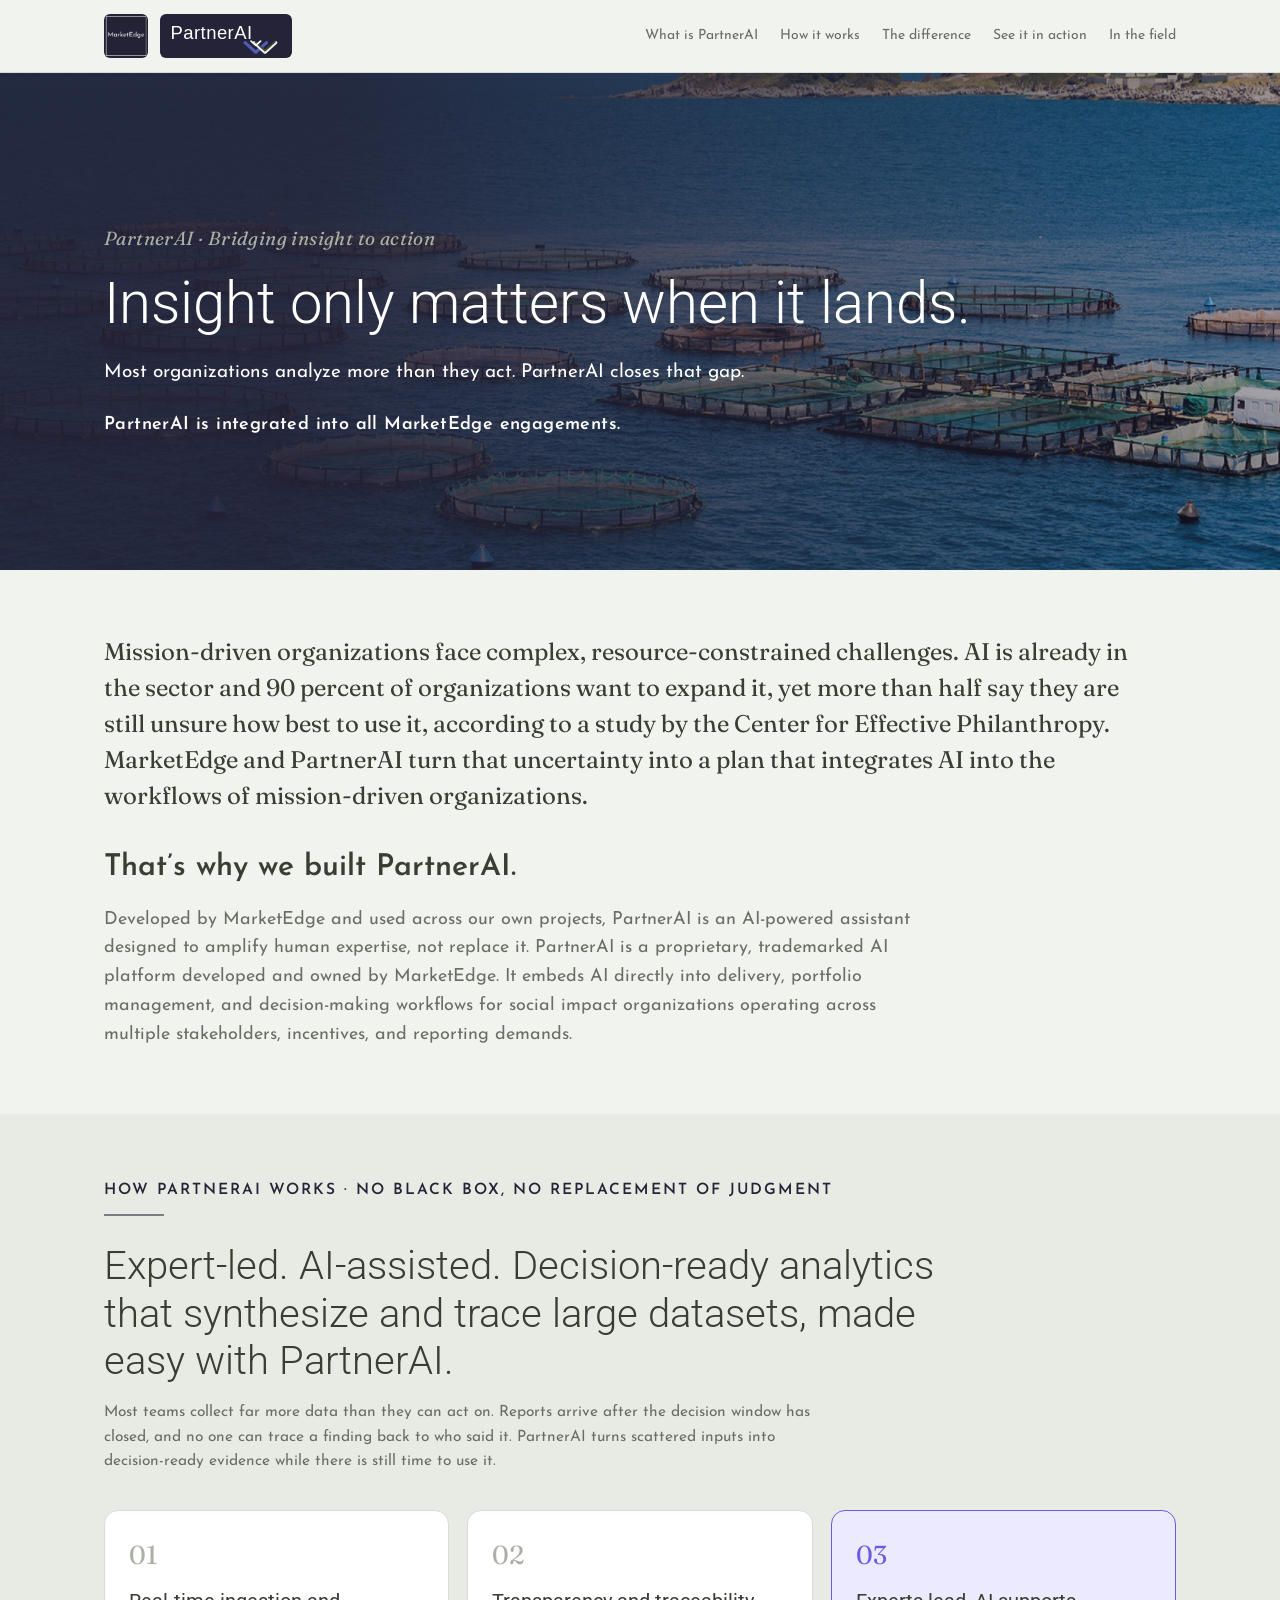
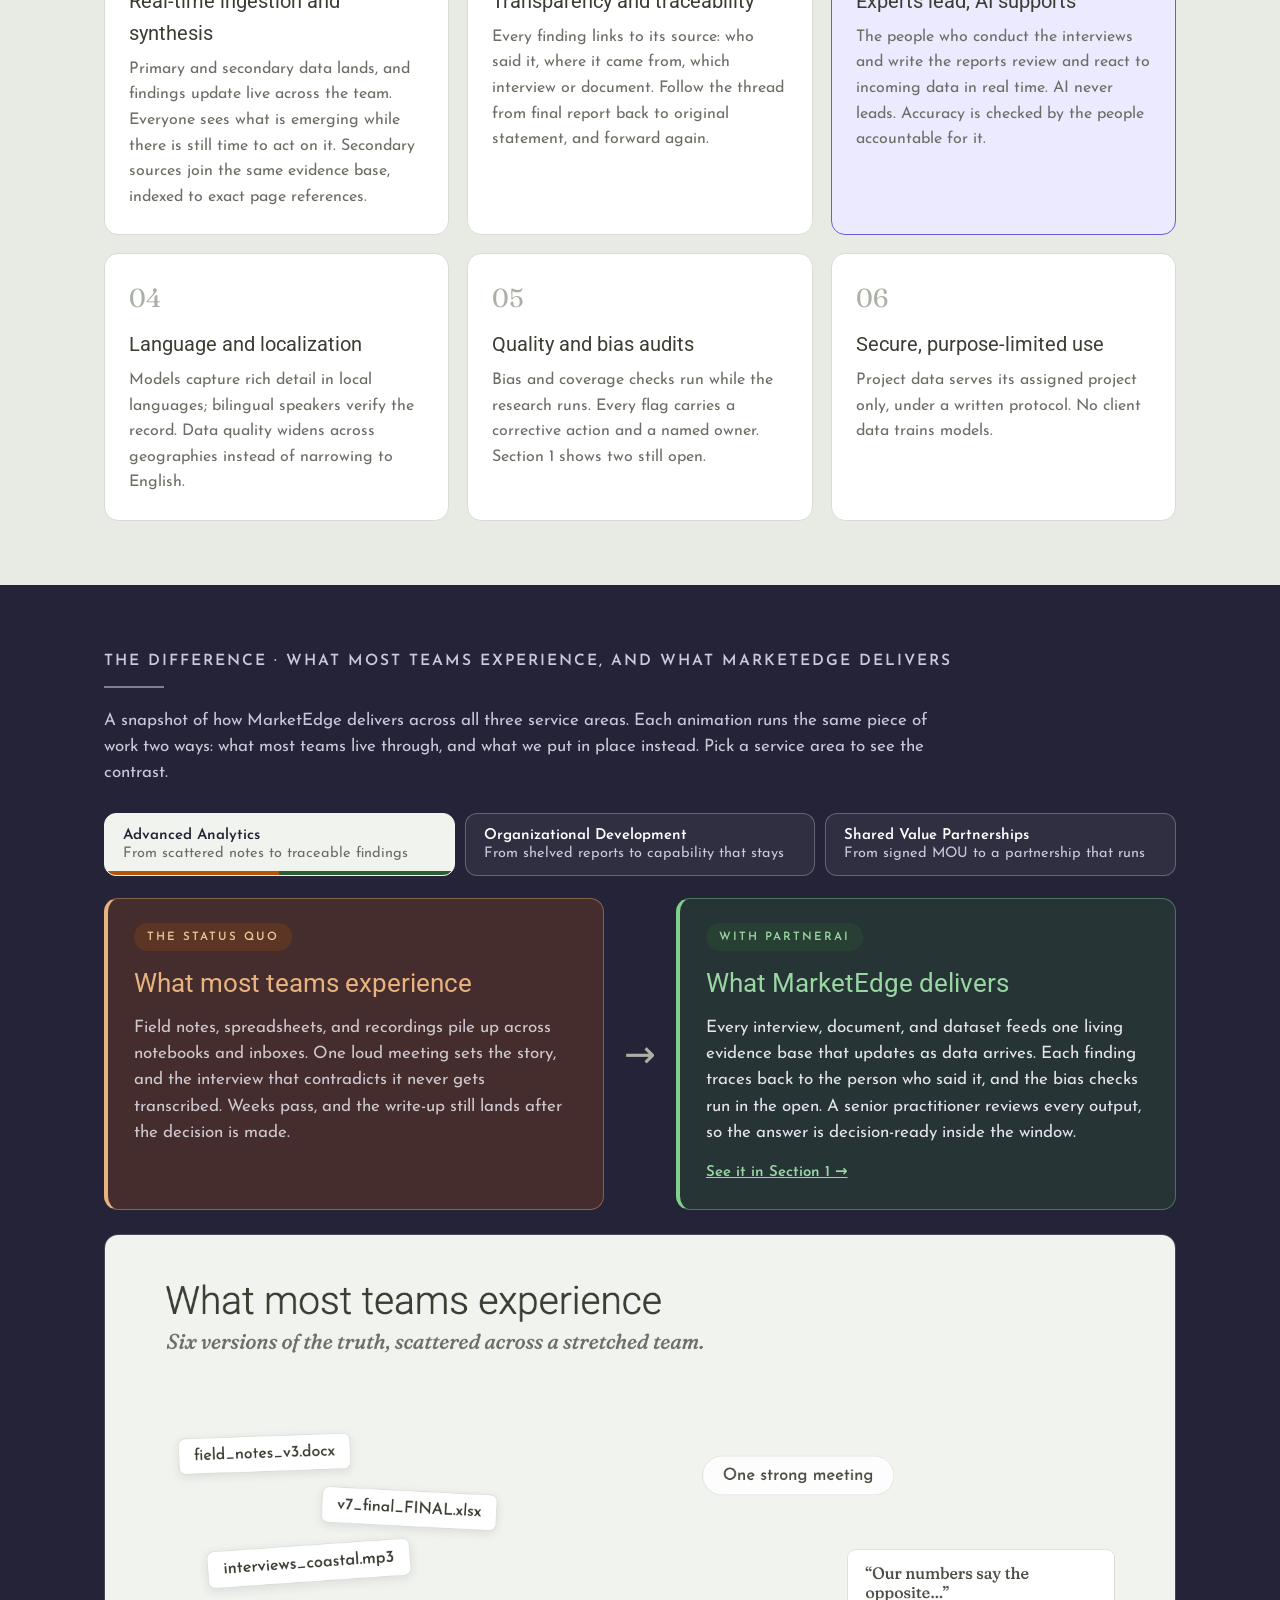
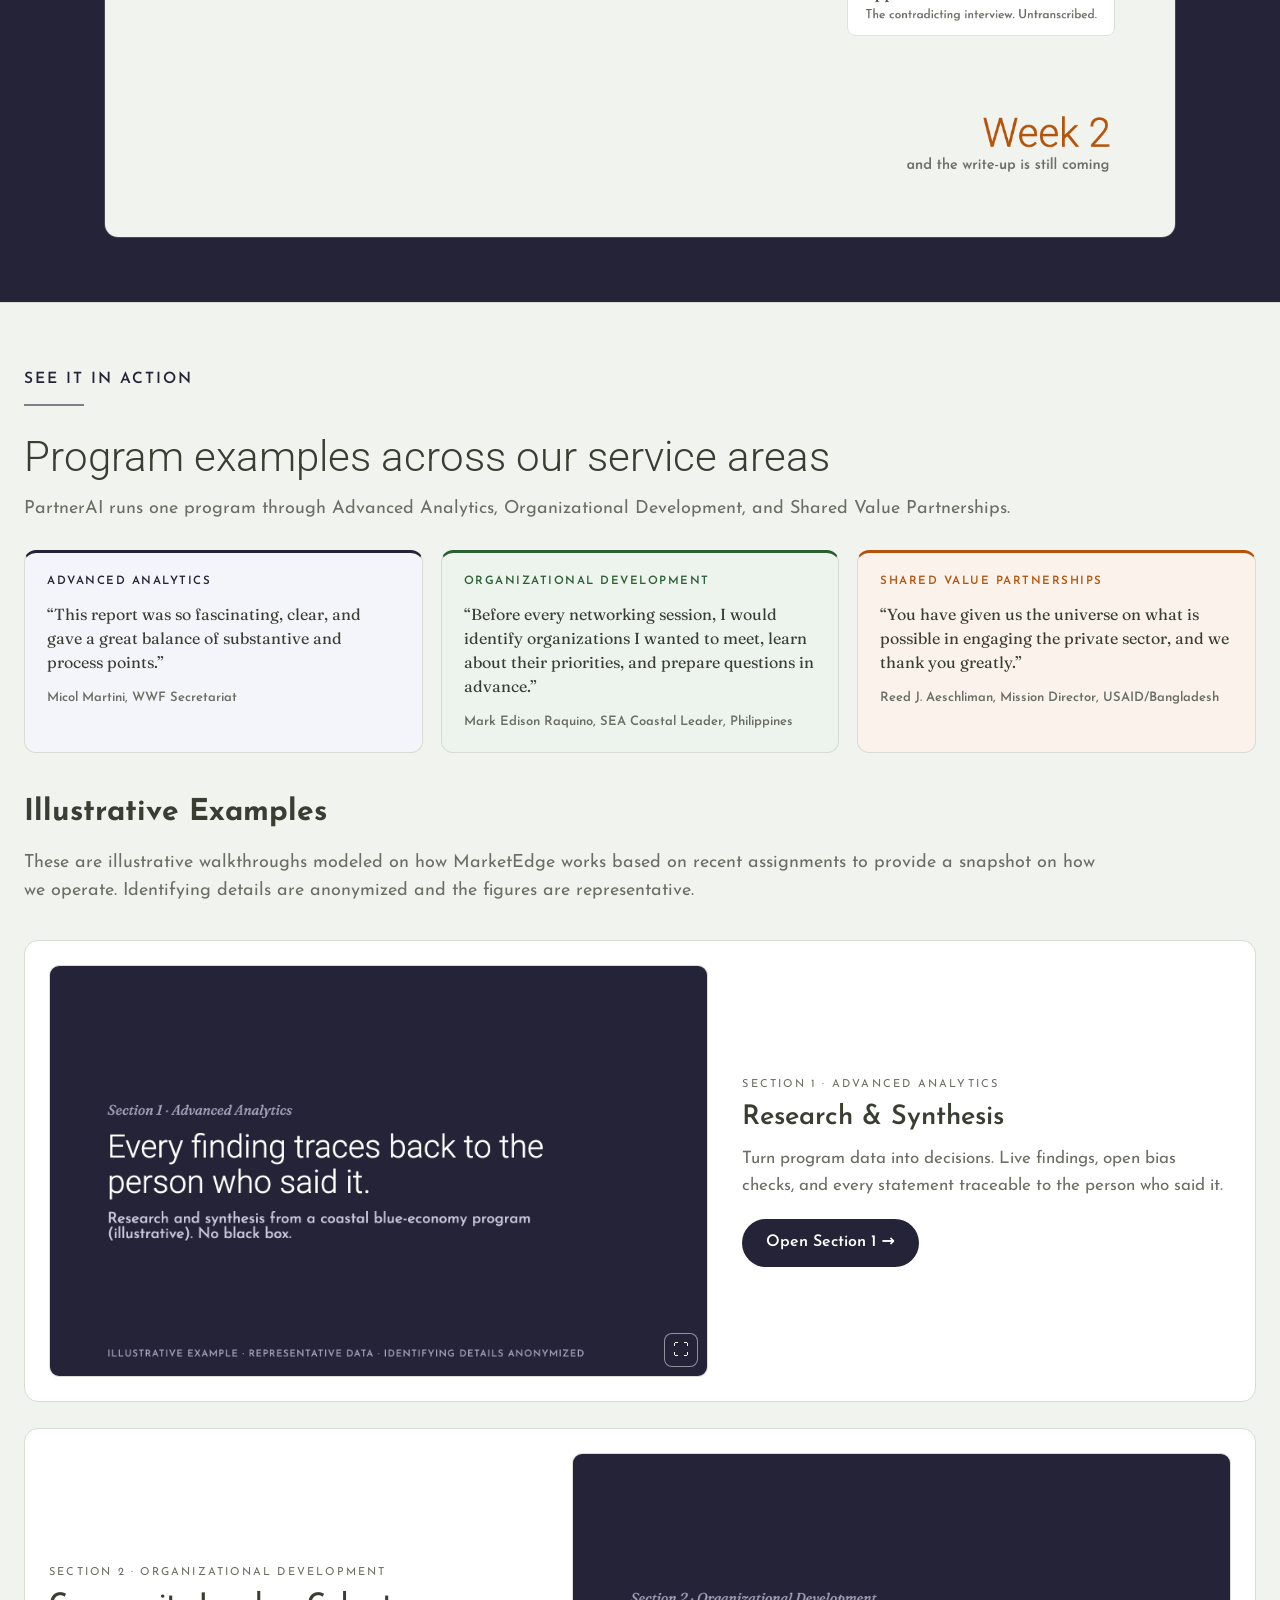
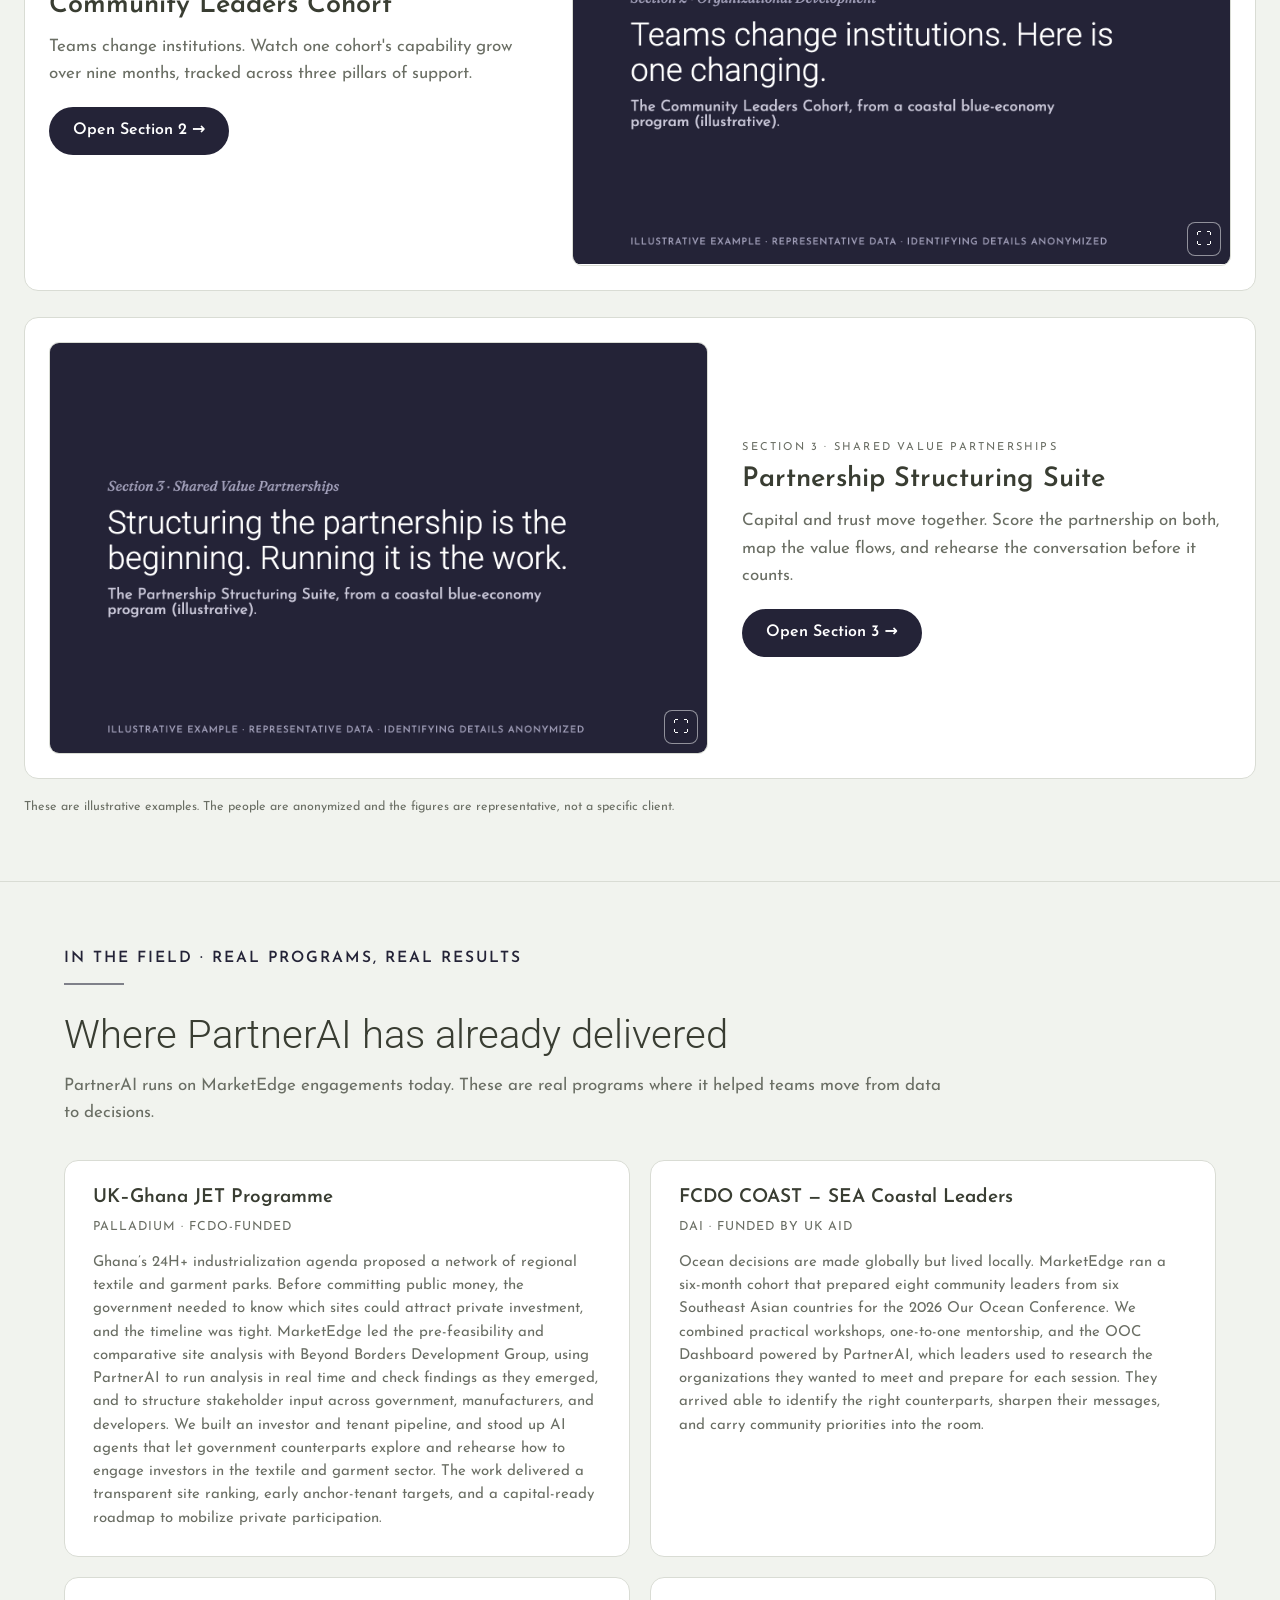
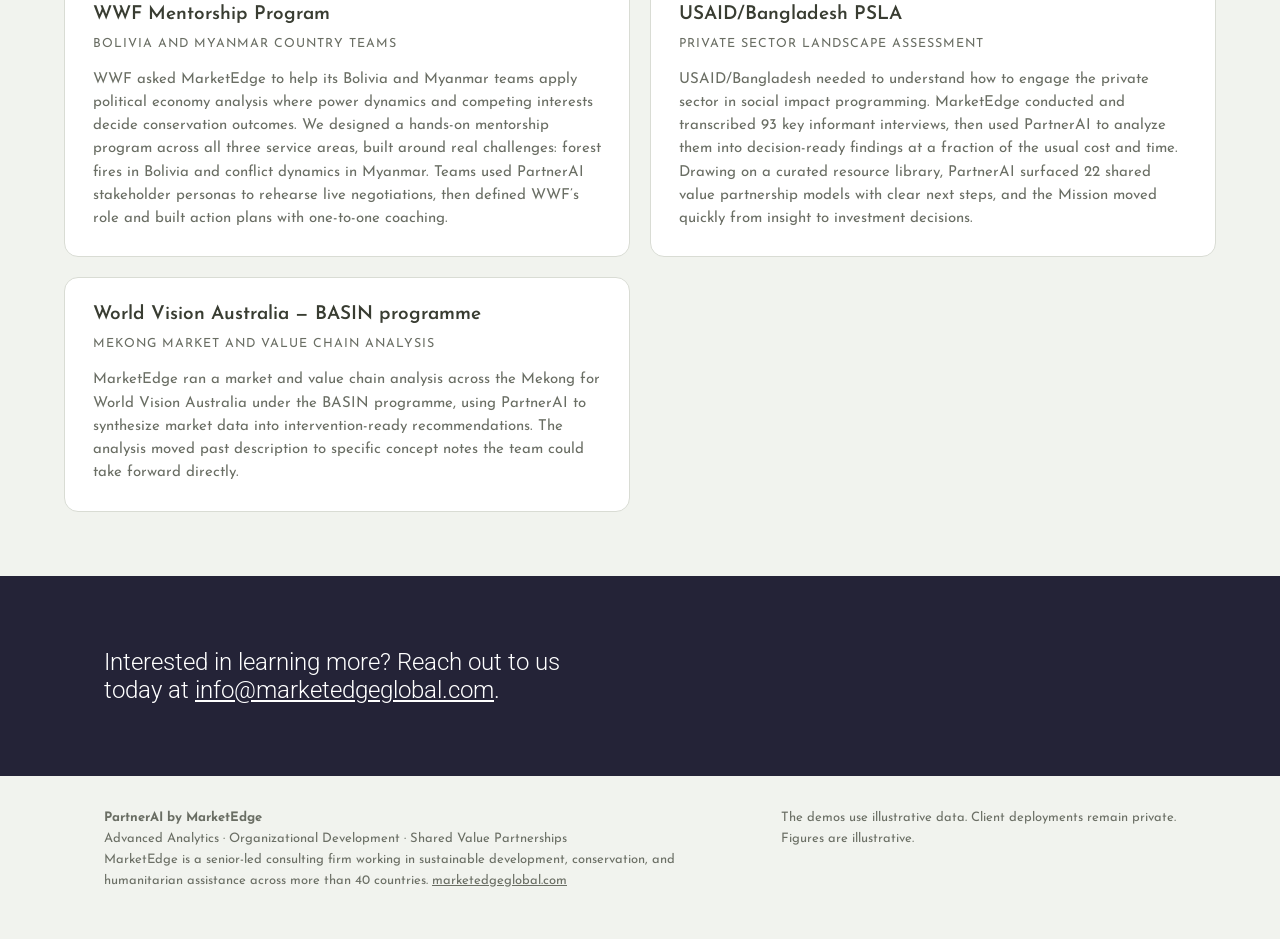
<file: index.html>
<!DOCTYPE html>
<html lang="en">
<head>
<meta charset="utf-8">
<meta name="viewport" content="width=device-width, initial-scale=1">
<title>PartnerAI by MarketEdge · Bridging Insight to Action</title>
<link rel="preconnect" href="https://fonts.googleapis.com">
<link href="https://fonts.googleapis.com/css2?family=Roboto:wght@100;300;400;500&family=Fraunces:ital,opsz,wght@0,9..144,400;1,9..144,400&family=Josefin+Sans:wght@300;400;600&display=swap" rel="stylesheet">
<link rel="stylesheet" href="shared/demo.css">
<style>
  /* index-only additions */
  header.site{
    position:sticky;top:0;z-index:70;background:rgba(241,243,238,.94);
    backdrop-filter:blur(8px);border-bottom:1px solid var(--line);
  }
  .nav{display:flex;align-items:center;gap:26px;height:72px}
  .brand{display:flex;align-items:center;gap:12px;text-decoration:none}
  .brand img{width:44px;height:44px;border-radius:6px}
  .brand img.pai{width:auto;height:44px}
  .nav-links{display:flex;gap:22px;margin-left:auto;font-size:14px}
  .nav-links a{text-decoration:none;color:var(--olive)}
  .nav-links a:hover{color:var(--ink)}
  .nav-cta{display:flex;flex-direction:column;align-items:flex-end;gap:2px}
  .nav-cta .em{font-size:11px;color:var(--olive);letter-spacing:.8px}
  @media (max-width:920px){ .nav-links{display:none} }

  .hero{position:relative;color:#fff;padding:150px 0 130px;overflow:hidden}
  .hero .photo{position:absolute;inset:0;background:url('shared/img/solmara-coast.jpg') center 55%/cover}
  .hero .scrim{position:absolute;inset:0;background:linear-gradient(100deg,rgba(36,35,55,.93) 25%,rgba(36,35,55,.62) 70%,rgba(36,35,55,.40))}
  .hero .wrap{position:relative}
  .posline{
    font-family:var(--sans);font-weight:600;font-size:18px;color:#fff;
    margin-top:22px;letter-spacing:.4px;max-width:44em;
  }

  /* contrast section */
  .contrast-tabs{display:grid;grid-template-columns:repeat(3,1fr);gap:10px;margin-bottom:22px}
  @media (max-width:760px){ .contrast-tabs{grid-template-columns:1fr} }
  .contrast-tabs button{
    position:relative;overflow:hidden;
    font-family:inherit;text-align:left;cursor:pointer;
    border:1px solid rgba(255,255,255,.25);border-radius:12px;
    background:rgba(255,255,255,.06);color:#c9c7d8;padding:14px 18px;
    transition:background .25s,color .25s,border-color .25s;
  }
  .contrast-tabs button b{display:block;font-size:15px;font-weight:600;color:#fff;margin-bottom:3px}
  .contrast-tabs button span{font-size:14.5px}
  .contrast-tabs button[aria-pressed="true"]{background:#f1f3ee;border-color:#f1f3ee;color:#6a6e64}
  .contrast-tabs button[aria-pressed="true"] b{color:#242337}
  .contrast-tabs button[aria-pressed="true"]::after{content:"";position:absolute;left:0;right:0;bottom:0;height:4px;background:linear-gradient(90deg,#b4540a 0 50%,#2c5e34 50% 100%)}
  @keyframes ccfade{from{opacity:0;transform:translateY(8px)}to{opacity:1;transform:none}}
  .contrast-cols.cc-anim{animation:ccfade .35s ease}
  .contrast-video{width:100%;border-radius:14px;border:1px solid rgba(255,255,255,.16);display:block}
  .contrast-cols{display:grid;grid-template-columns:1fr auto 1fr;align-items:stretch;gap:20px;margin:6px 0 24px}
  @media (max-width:760px){ .contrast-cols{grid-template-columns:1fr;gap:14px} }
  .contrast-cols > div:not(.cc-arrow){border-radius:14px;padding:24px 26px}
  .cc-before{background:rgba(180,84,10,.22);border:1px solid rgba(232,179,126,.40);border-left:4px solid #e8b37e}
  .cc-after{background:rgba(44,94,52,.30);border:1px solid rgba(124,209,140,.42);border-left:4px solid #7fd18c}
  .cc-tag{display:inline-block;font-family:var(--sans);font-weight:600;font-size:11.5px;letter-spacing:2px;text-transform:uppercase;margin-bottom:12px;padding:5px 13px;border-radius:999px}
  .cc-before .cc-tag{color:#f0c39a;background:rgba(180,84,10,.22)}
  .cc-after .cc-tag{color:#9ad6a4;background:rgba(44,94,52,.30)}
  .contrast-cols h3{font-family:var(--display);font-weight:400;font-size:clamp(22px,2.4vw,26px);margin-bottom:10px}
  .cc-before h3{color:#e8b37e}
  .cc-after h3{color:#9ad6a4}
  .contrast-cols p{font-size:17px;line-height:1.55;max-width:40em}
  .cc-before p{color:#cdc7cf}
  .cc-after p{color:#e4e2ef}
  .cc-arrow{align-self:center;justify-self:center;font-family:var(--display);font-weight:300;font-size:38px;color:var(--olive-soft);line-height:1}
  @media (max-width:760px){ .cc-arrow{transform:rotate(90deg)} }

  /* mechanics cards: fixed balanced columns so no card ever orphans */
  .mech-grid{display:grid;grid-template-columns:repeat(3,1fr);gap:18px}
  @media (max-width:1000px){ .mech-grid{grid-template-columns:repeat(2,1fr)} }
  @media (max-width:680px){ .mech-grid{grid-template-columns:1fr} }
  #engagement .mech-grid{grid-template-columns:repeat(3,1fr)}
  @media (max-width:860px){ #engagement .mech-grid{grid-template-columns:1fr} }
  .mech{background:var(--card);border:1px solid var(--line);border-radius:var(--radius);padding:24px}
  .mech .num{font-family:var(--serif);font-size:26px;color:var(--olive-soft)}
  .mech b{display:block;font-family:var(--display);font-weight:400;font-size:20px;margin:8px 0 8px}
  .mech p{font-size:16px;color:var(--olive)}
  .mech.violet{background:var(--violet-soft);border-color:var(--violet)}
  .mech.violet .num{color:var(--violet)}

  /* About section lead line */
  .about-lead{font-family:var(--sans);font-weight:600;font-size:clamp(24px,3vw,30px);color:var(--ink);margin-top:30px}

  /* Applied case-study heading */
  .case-badge{display:inline-block;font-family:var(--sans);font-weight:600;font-size:13px;letter-spacing:2.5px;text-transform:uppercase;color:#fff;background:var(--indigo);border-radius:999px;padding:7px 16px;margin-bottom:16px}
  h2.case-h2{font-size:clamp(28px,3.6vw,42px)}

  /* distinct band for the How-it-works section */
  #how{background:#e8ebe3;border-top:0}
  #contrast{border-top:0}

  /* service-area quote graphic in See-it-in-action */
  .svc-quotes{display:grid;grid-template-columns:repeat(3,minmax(0,1fr));gap:18px;margin:26px 0 6px}
  @media (max-width:820px){ .svc-quotes{grid-template-columns:1fr} }
  .svc-quote{margin:0;background:var(--card);border:1px solid var(--line);border-top:3px solid var(--indigo);border-radius:12px;padding:20px 22px;font-family:var(--serif);font-size:16px;line-height:1.5;color:var(--ink);display:flex;flex-direction:column}
  .svc-quote .qa{font-family:var(--sans);font-weight:600;font-size:11.5px;letter-spacing:1.5px;text-transform:uppercase;color:var(--olive);margin-bottom:12px}
  .svc-quote cite{margin-top:14px;font-family:var(--sans);font-style:normal;font-size:13px;font-weight:600;color:var(--olive)}
  .svc-quote:nth-child(1){border-top-color:var(--indigo);background:#f4f5fb}
  .svc-quote:nth-child(1) .qa{color:var(--indigo)}
  .svc-quote:nth-child(2){border-top-color:#2c5e34;background:#edf4ee}
  .svc-quote:nth-child(2) .qa{color:#2c5e34}
  .svc-quote:nth-child(3){border-top-color:var(--amber);background:#fbf3eb}
  .svc-quote:nth-child(3) .qa{color:var(--amber)}
  .illus-sub{font-family:var(--sans);font-weight:700;font-size:clamp(22px,2.6vw,30px);color:var(--ink);margin:36px 0 12px}

  /* section rows: video beside prominent text, alternating sides */
  #solmara .wrap{max-width:1280px}
  .sec-rows{display:flex;flex-direction:column;gap:26px;margin-top:34px}
  .sec-row{
    display:grid;grid-template-columns:minmax(0,1.35fr) minmax(0,1fr);gap:34px;align-items:center;
    background:var(--card);border:1px solid var(--line);border-radius:var(--radius);padding:24px;
  }
  .sec-row:nth-child(even){grid-template-columns:minmax(0,1fr) minmax(0,1.35fr)}
  .sec-row:nth-child(even) .poster-wrap{order:2}
  @media (max-width:860px){
    .sec-row,.sec-row:nth-child(even){grid-template-columns:1fr}
    .sec-row:nth-child(even) .poster-wrap{order:0}
  }
  .sec-meta{display:flex;flex-direction:column}
  .sec-row b{font-size:27px;font-weight:600;display:block;line-height:1.15;margin:8px 0 12px}
  .sec-row p{font-size:17px;color:var(--olive);margin-bottom:20px}
  .sec-row a.open{align-self:flex-start;font-size:16px;font-weight:600;color:#fff;background:var(--indigo);border-radius:999px;padding:11px 24px;text-decoration:none;transition:background .2s}
  .sec-row a.open:hover{background:#333250}
  .card .poster,.sec-row .poster{width:100%;aspect-ratio:16/10;object-fit:cover;border-radius:10px;border:1px solid var(--line);background:#e6e8e0;display:block}
  .poster-wrap{position:relative}
  .poster-wrap a{display:block;cursor:pointer}
  .poster-wrap .expand{
    position:absolute;right:10px;bottom:10px;width:34px;height:34px;border-radius:8px;
    border:1px solid rgba(255,255,255,.5);background:rgba(36,35,55,.55);color:#fff;
    font-size:16px;line-height:1;cursor:pointer;
  }
  .poster-wrap .expand:hover{background:rgba(36,35,55,.85)}
  .card b{font-size:17px;font-weight:600}
  .card p{font-size:15.5px;color:var(--olive);flex:1}
  .card a{font-size:14px;font-weight:600;color:var(--indigo);text-decoration:none}
  .card a:hover{text-decoration:underline}
  .card .links{display:flex;flex-direction:column;gap:6px;margin-top:2px}
  .card .links .sec{font-weight:400;color:var(--olive)}

  /* PartnerAI in the field */
  #field .wrap{max-width:1200px}
  .field-grid{display:grid;grid-template-columns:repeat(2,minmax(0,1fr));gap:20px;margin-top:34px}
  @media (max-width:820px){ .field-grid{grid-template-columns:1fr} }
  .field-card{background:var(--card);border:1px solid var(--line);border-radius:var(--radius);padding:26px 28px;display:flex;flex-direction:column}
  .field-card .prog{font-family:var(--sans);font-weight:600;font-size:19px;color:var(--ink);line-height:1.2}
  .field-card .client{font-family:var(--sans);font-size:12.5px;letter-spacing:1px;text-transform:uppercase;color:var(--olive);margin:7px 0 14px}
  .field-card p{font-size:15px;color:var(--olive);line-height:1.55;margin:0}
  .field-card blockquote{margin:16px 0 0;padding:14px 18px;border-left:3px solid var(--indigo);background:var(--offwhite);border-radius:0 10px 10px 0;font-family:var(--serif);font-size:15px;color:var(--ink);line-height:1.5}
  .field-card blockquote cite{display:block;margin-top:8px;font-family:var(--sans);font-style:normal;font-size:13px;font-weight:600;color:var(--olive)}
  .field-card--wide{grid-column:1/-1}
  .field-card--wide .fc-inner{display:grid;grid-template-columns:minmax(0,1.2fr) minmax(0,1fr);gap:26px;align-items:center}
  @media (max-width:820px){ .field-card--wide .fc-inner{grid-template-columns:1fr} }
  .field-card--wide blockquote{margin-top:0}

</style>
</head>
<body>
<script src="shared/reveal.js" defer></script>

<header class="site">
  <div class="wrap nav">
    <a class="brand" href="#">
      <img src="shared/img/marketedge-logo.png" alt="MarketEdge logo">
      <img class="pai" src="shared/img/partnerai-logo.svg" alt="PartnerAI logo">
    </a>
    <nav class="nav-links">
      <a href="#about">What is PartnerAI</a>
      <a href="#how">How it works</a>
      <a href="#contrast">The difference</a>
      <a href="#solmara">See it in action</a>
      <a href="#field">In the field</a>
    </nav>
  </div>
</header>

<!-- ================= HERO ================= -->
<div class="hero">
  <div class="photo"></div>
  <div class="scrim"></div>
  <div class="wrap">
    <div class="eyebrow">PartnerAI · Bridging insight to action</div>
    <h1>Insight only matters when it lands.</h1>
    <p class="lede">Most organizations analyze more than they act. PartnerAI closes that gap.</p>
    <div class="posline">PartnerAI is integrated into all MarketEdge engagements.</div>
  </div>
</div>

<!-- ================= ABOUT PARTNERAI ================= -->
<section class="beat" id="about">
  <div class="wrap">
    <p class="serif-pull reveal" style="max-width:44em">Mission-driven organizations face complex, resource-constrained challenges. AI is already in the sector and 90 percent of organizations want to expand it, yet more than half say they are still unsure how best to use it, according to a study by the Center for Effective Philanthropy. MarketEdge and PartnerAI turn that uncertainty into a plan that integrates AI into the workflows of mission-driven organizations.</p>
    <p class="about-lead reveal">That&rsquo;s why we built PartnerAI.</p>
    <p class="reveal" style="max-width:46em;margin-top:14px;font-size:18px;color:var(--olive)">Developed by MarketEdge and used across our own projects, PartnerAI is an AI-powered assistant designed to amplify human expertise, not replace it. PartnerAI is a proprietary, trademarked AI platform developed and owned by MarketEdge. It embeds AI directly into delivery, portfolio management, and decision-making workflows for social impact organizations operating across multiple stakeholders, incentives, and reporting demands.</p>
  </div>
</section>

<!-- ================= MECHANICS ================= -->
<section class="beat" id="how">
  <div class="wrap">
    <div class="beat-label">How PartnerAI works · No black box, no replacement of judgment</div>
    <h2 style="max-width:22em">Expert-led. AI-assisted. Decision-ready analytics that synthesize and trace large datasets, made easy with PartnerAI.</h2>
    <p style="max-width:46em;margin-top:16px;color:var(--olive);font-size:15.5px">Most teams collect far more data than they can act on. Reports arrive after the decision window has closed, and no one can trace a finding back to who said it. PartnerAI turns scattered inputs into decision-ready evidence while there is still time to use it.</p>
    <div class="mech-grid reveal-stagger" style="margin-top:36px">
      <div class="mech"><div class="num">01</div><b>Real-time ingestion and synthesis</b>
        <p>Primary and secondary data lands, and findings update live across the team. Everyone sees what is emerging while there is still time to act on it. Secondary sources join the same evidence base, indexed to exact page references.</p></div>
      <div class="mech"><div class="num">02</div><b>Transparency and traceability</b>
        <p>Every finding links to its source: who said it, where it came from, which interview or document. Follow the thread from final report back to original statement, and forward again.</p></div>
      <div class="mech violet"><div class="num">03</div><b>Experts lead, AI supports</b>
        <p>The people who conduct the interviews and write the reports review and react to incoming data in real time. AI never leads. Accuracy is checked by the people accountable for it.</p></div>
      <div class="mech"><div class="num">04</div><b>Language and localization</b>
        <p>Models capture rich detail in local languages; bilingual speakers verify the record. Data quality widens across geographies instead of narrowing to English.</p></div>
      <div class="mech"><div class="num">05</div><b>Quality and bias audits</b>
        <p>Bias and coverage checks run while the research runs. Every flag carries a corrective action and a named owner. Section 1 shows two still open.</p></div>
      <div class="mech"><div class="num">06</div><b>Secure, purpose-limited use</b>
        <p>Project data serves its assigned project only, under a written protocol. No client data trains models.</p></div>
    </div>
  </div>
</section>

<!-- ================= THE DIFFERENCE ================= -->
<section class="beat dark" id="contrast">
  <div class="wrap">
    <div class="beat-label">The difference · What most teams experience, and what MarketEdge delivers</div>
    <p class="reveal" style="max-width:50em;margin:-6px 0 26px;color:#c9c7d8;font-size:17px;line-height:1.55">A snapshot of how MarketEdge delivers across all three service areas. Each animation runs the same piece of work two ways: what most teams live through, and what we put in place instead. Pick a service area to see the contrast.</p>
    <div class="contrast-tabs" role="group" aria-label="Pick a service area">
      <button data-c="aa" aria-pressed="true"><b>Advanced Analytics</b><span>From scattered notes to traceable findings</span></button>
      <button data-c="od" aria-pressed="false"><b>Organizational Development</b><span>From shelved reports to capability that stays</span></button>
      <button data-c="svp" aria-pressed="false"><b>Shared Value Partnerships</b><span>From signed MOU to a partnership that runs</span></button>
    </div>
    <div class="contrast-cols reveal-stagger">
      <div class="cc-before">
        <span class="cc-tag">The status quo</span>
        <h3>What most teams experience</h3>
        <p id="contrast-left">Field notes, spreadsheets, and recordings pile up across notebooks and inboxes. One loud meeting sets the story, and the interview that contradicts it never gets transcribed. Weeks pass, and the write-up still lands after the decision is made.</p>
      </div>
      <div class="cc-arrow" aria-hidden="true">&rarr;</div>
      <div class="cc-after">
        <span class="cc-tag">With PartnerAI</span>
        <h3>What MarketEdge delivers</h3>
        <p id="contrast-right">Every interview, document, and dataset feeds one living evidence base that updates as data arrives. Each finding traces back to the person who said it, and the bias checks run in the open. A senior practitioner reviews every output, so the answer is decision-ready inside the window.</p>
        <p style="margin-top:12px"><a id="contrast-link" href="solmara/analytics/" style="color:#9ad6a4;font-weight:600;font-size:15px">See it in Section 1 &rarr;</a></p>
      </div>
    </div>
    <div class="reveal">
      <video class="contrast-video" src="videos/contrast.mp4" poster="videos/contrast-poster.png" autoplay muted loop playsinline preload="metadata" aria-label="Animation contrasting how most teams work with what MarketEdge delivers"></video>
    </div>
  </div>
</section>

<!-- ================= SEE IT IN ACTION ================= -->
<section class="beat" id="solmara">
  <div class="wrap">
    <div class="beat-label">See it in action</div>
    <h2 class="case-h2">Program examples across our service areas</h2>
    <p style="color:var(--olive);max-width:60em;margin-top:14px;font-size:18px">PartnerAI runs one program through Advanced Analytics, Organizational Development, and Shared Value Partnerships.</p>
    <div class="svc-quotes reveal-stagger">
      <blockquote class="svc-quote"><span class="qa">Advanced Analytics</span>&ldquo;This report was so fascinating, clear, and gave a great balance of substantive and process points.&rdquo;<cite>Micol Martini, WWF Secretariat</cite></blockquote>
      <blockquote class="svc-quote"><span class="qa">Organizational Development</span>&ldquo;Before every networking session, I would identify organizations I wanted to meet, learn about their priorities, and prepare questions in advance.&rdquo;<cite>Mark Edison Raquino, SEA Coastal Leader, Philippines</cite></blockquote>
      <blockquote class="svc-quote"><span class="qa">Shared Value Partnerships</span>&ldquo;You have given us the universe on what is possible in engaging the private sector, and we thank you greatly.&rdquo;<cite>Reed J. Aeschliman, Mission Director, USAID/Bangladesh</cite></blockquote>
    </div>
    <h3 class="illus-sub">Illustrative Examples</h3>
    <p style="color:var(--olive);max-width:60em;font-size:18px">These are illustrative walkthroughs modeled on how MarketEdge works based on recent assignments to provide a snapshot on how we operate. Identifying details are anonymized and the figures are representative.</p>
    <div class="sec-rows">
      <article class="sec-row reveal">
        <div class="poster-wrap">
          <a href="solmara/analytics/" aria-label="Open Section 1: Research and Synthesis">
            <video class="poster" src="videos/chapter1.mp4" poster="videos/chapter1-poster.png" muted loop playsinline preload="metadata" aria-label="Section 1 walkthrough animation"></video>
          </a>
          <button class="expand" aria-label="Expand walkthrough to full screen">&#x26F6;</button>
        </div>
        <div class="sec-meta"><span class="tag">Section 1 · Advanced Analytics</span><b>Research &amp; Synthesis</b><p>Turn program data into decisions. Live findings, open bias checks, and every statement traceable to the person who said it.</p><a class="open" href="solmara/analytics/">Open Section 1 &rarr;</a></div>
      </article>
      <article class="sec-row reveal">
        <div class="poster-wrap">
          <a href="solmara/leaders/" aria-label="Open Section 2: Community Leaders Cohort">
            <video class="poster" src="videos/chapter2.mp4" poster="videos/chapter2-poster.png" muted loop playsinline preload="metadata" aria-label="Section 2 walkthrough animation"></video>
          </a>
          <button class="expand" aria-label="Expand walkthrough to full screen">&#x26F6;</button>
        </div>
        <div class="sec-meta"><span class="tag">Section 2 · Organizational Development</span><b>Community Leaders Cohort</b><p>Teams change institutions. Watch one cohort's capability grow over nine months, tracked across three pillars of support.</p><a class="open" href="solmara/leaders/">Open Section 2 &rarr;</a></div>
      </article>
      <article class="sec-row reveal">
        <div class="poster-wrap">
          <a href="solmara/partnerships/" aria-label="Open Section 3: Partnership Structuring Suite">
            <video class="poster" src="videos/chapter3.mp4" poster="videos/chapter3-poster.png" muted loop playsinline preload="metadata" aria-label="Section 3 walkthrough animation"></video>
          </a>
          <button class="expand" aria-label="Expand walkthrough to full screen">&#x26F6;</button>
        </div>
        <div class="sec-meta"><span class="tag">Section 3 · Shared Value Partnerships</span><b>Partnership Structuring Suite</b><p>Capital and trust move together. Score the partnership on both, map the value flows, and rehearse the conversation before it counts.</p><a class="open" href="solmara/partnerships/">Open Section 3 &rarr;</a></div>
      </article>
    </div>
    <div class="foot-note" style="margin-top:18px">These are illustrative examples. The people are anonymized and the figures are representative, not a specific client.</div>
  </div>
</section>

<!-- ================= PARTNERAI IN THE FIELD ================= -->
<section class="beat" id="field">
  <div class="wrap">
    <div class="beat-label">In the field · Real programs, real results</div>
    <h2 style="max-width:24em">Where PartnerAI has already delivered</h2>
    <p style="max-width:52em;margin-top:14px;color:var(--olive);font-size:17px">PartnerAI runs on MarketEdge engagements today. These are real programs where it helped teams move from data to decisions.</p>
    <div class="field-grid reveal-stagger">
      <article class="field-card">
        <div class="prog">UK&ndash;Ghana JET Programme</div>
        <div class="client">Palladium · FCDO-funded</div>
        <p>Ghana&rsquo;s 24H+ industrialization agenda proposed a network of regional textile and garment parks. Before committing public money, the government needed to know which sites could attract private investment, and the timeline was tight. MarketEdge led the pre-feasibility and comparative site analysis with Beyond Borders Development Group, using PartnerAI to run analysis in real time and check findings as they emerged, and to structure stakeholder input across government, manufacturers, and developers. We built an investor and tenant pipeline, and stood up AI agents that let government counterparts explore and rehearse how to engage investors in the textile and garment sector. The work delivered a transparent site ranking, early anchor-tenant targets, and a capital-ready roadmap to mobilize private participation.</p>
      </article>
      <article class="field-card">
        <div class="prog">FCDO COAST &mdash; SEA Coastal Leaders</div>
        <div class="client">DAI · Funded by UK Aid</div>
        <p>Ocean decisions are made globally but lived locally. MarketEdge ran a six-month cohort that prepared eight community leaders from six Southeast Asian countries for the 2026 Our Ocean Conference. We combined practical workshops, one-to-one mentorship, and the OOC Dashboard powered by PartnerAI, which leaders used to research the organizations they wanted to meet and prepare for each session. They arrived able to identify the right counterparts, sharpen their messages, and carry community priorities into the room.</p>
      </article>
      <article class="field-card">
        <div class="prog">WWF Mentorship Program</div>
        <div class="client">Bolivia and Myanmar country teams</div>
        <p>WWF asked MarketEdge to help its Bolivia and Myanmar teams apply political economy analysis where power dynamics and competing interests decide conservation outcomes. We designed a hands-on mentorship program across all three service areas, built around real challenges: forest fires in Bolivia and conflict dynamics in Myanmar. Teams used PartnerAI stakeholder personas to rehearse live negotiations, then defined WWF&rsquo;s role and built action plans with one-to-one coaching.</p>
      </article>
      <article class="field-card">
        <div class="prog">USAID/Bangladesh PSLA</div>
        <div class="client">Private Sector Landscape Assessment</div>
        <p>USAID/Bangladesh needed to understand how to engage the private sector in social impact programming. MarketEdge conducted and transcribed 93 key informant interviews, then used PartnerAI to analyze them into decision-ready findings at a fraction of the usual cost and time. Drawing on a curated resource library, PartnerAI surfaced 22 shared value partnership models with clear next steps, and the Mission moved quickly from insight to investment decisions.</p>
      </article>
      <article class="field-card">
        <div class="prog">World Vision Australia &mdash; BASIN programme</div>
        <div class="client">Mekong market and value chain analysis</div>
        <p>MarketEdge ran a market and value chain analysis across the Mekong for World Vision Australia under the BASIN programme, using PartnerAI to synthesize market data into intervention-ready recommendations. The analysis moved past description to specific concept notes the team could take forward directly.</p>
      </article>
    </div>
  </div>
</section>

<!-- ================= REQUEST BAND ================= -->
<div class="cta-band" id="demo" style="margin-top:0">
  <div class="wrap">
    <h2 style="font-size:clamp(18px,2.2vw,24px)">Interested in learning more? Reach out to us today at <a href="mailto:info@marketedgeglobal.com?subject=PartnerAI" style="color:#fff">info@marketedgeglobal.com</a>.</h2>
  </div>
</div>

<footer class="demo-foot">
  <div class="wrap" style="display:flex;flex-wrap:wrap;gap:28px;justify-content:space-between">
    <div style="max-width:46em">
      <b>PartnerAI by MarketEdge</b><br>
      Advanced Analytics · Organizational Development · Shared Value Partnerships<br>
      MarketEdge is a senior-led consulting firm working in sustainable development, conservation, and humanitarian assistance across more than 40 countries. <a href="https://www.marketedgeglobal.com">marketedgeglobal.com</a>
    </div>
    <div>
      The demos use illustrative data. Client deployments remain private.<br>
      Figures are illustrative.
    </div>
  </div>
</footer>

<!-- Analytics: add one lightweight script (GoatCounter or Plausible) before launch so demo views per chapter are visible. -->
<script>
(function () {
  var v = document.querySelector('.contrast-video');
  if (!v) return;
  var reduced = window.matchMedia('(prefers-reduced-motion: reduce)').matches;
  if (reduced) {
    v.removeAttribute('autoplay');
    v.pause();
    v.controls = true;
  } else if ('IntersectionObserver' in window) {
    new IntersectionObserver(function (entries) {
      entries.forEach(function (e) {
        if (e.isIntersecting) { v.play(); } else { v.pause(); }
      });
    }, { threshold: 0.25 }).observe(v);
  }

  var CONTRASTS = {
    aa: {
      src: 'videos/contrast.mp4', poster: 'videos/contrast-poster.png',
      left: 'Field notes, spreadsheets, and recordings pile up across notebooks and inboxes. One loud meeting sets the story, and the interview that contradicts it never gets transcribed. Weeks pass, and the write-up still lands after the decision is made.',
      right: 'Every interview, document, and dataset feeds one living evidence base that updates as data arrives. Each finding traces back to the person who said it, and the bias checks run in the open. A senior practitioner reviews every output, so the answer is decision-ready inside the window.',
      link: 'solmara/analytics/', label: 'See it in Section 1 →',
    },
    od: {
      src: 'videos/contrast-od.mp4', poster: 'videos/contrast-od-poster.png',
      left: 'A consultant arrives, delivers a few days of lecture-based training, and hands over the slides. Everyone nods, the workshop ends, and the room empties. Months later the same gaps remain, because nothing was built to carry the learning forward.',
      right: 'We set goals first, at the individual, team, and department level, then run participatory, inductive sessions where people reach the answers themselves, so the organization drives its own direction. Between sessions, PartnerAI’s self-led courses and scenario coaching let each person practice against the exact situation they face. In the room, AI stakeholder personas bring the sessions to life, so teams rehearse engaging donors, officials, and community partners before it counts.',
      link: 'solmara/leaders/', label: 'See it in Section 2 →',
    },
    svp: {
      src: 'videos/contrast-svp.mp4', poster: 'videos/contrast-svp-poster.png',
      left: 'The signing gets a photo and a press release. The pipeline lives in one inbox, check-ins slip, and the incentives never quite line up. Nine months in, nobody owns it.',
      right: 'Value flows are mapped so each partner sees what they gain. Governance has named seats, a decision cadence, and shared metrics. The hard conversation gets rehearsed before it counts, so the partnership runs long after the launch.',
      link: 'solmara/partnerships/', label: 'See it in Section 3 →',
    },
  };
  var tabs = Array.prototype.slice.call(document.querySelectorAll('.contrast-tabs button'));
  function selectTab(btn) {
    var c = CONTRASTS[btn.getAttribute('data-c')];
    if (!c) return;
    tabs.forEach(function (b) { b.setAttribute('aria-pressed', b === btn ? 'true' : 'false'); });
    v.pause();
    v.setAttribute('poster', c.poster);
    v.src = c.src;
    v.load();
    if (!reduced) { v.play(); }
    document.getElementById('contrast-left').textContent = c.left;
    document.getElementById('contrast-right').textContent = c.right;
    var link = document.getElementById('contrast-link');
    link.href = c.link;
    link.textContent = c.label;
    if (!reduced) {
      var cols = document.querySelector('.contrast-cols');
      if (cols) { cols.classList.remove('cc-anim'); void cols.offsetWidth; cols.classList.add('cc-anim'); }
    }
  }
  // Auto-advance through the three service areas so all three loops get seen.
  // A manual tab click hands control to the visitor.
  var rotate = null;
  if (!reduced) {
    rotate = setInterval(function () {
      var current = tabs.findIndex(function (b) { return b.getAttribute('aria-pressed') === 'true'; });
      selectTab(tabs[(current + 1) % tabs.length]);
    }, 22000);
  }
  tabs.forEach(function (btn) {
    btn.addEventListener('click', function () {
      if (rotate) { clearInterval(rotate); rotate = null; }
      selectTab(btn);
    });
  });

  // Section card walkthroughs: play as inline animations, expand on demand.
  document.querySelectorAll('.poster-wrap').forEach(function (wrap) {
    var mini = wrap.querySelector('video');
    var btn = wrap.querySelector('.expand');
    if (!mini) return;
    if (!reduced && 'IntersectionObserver' in window) {
      new IntersectionObserver(function (entries) {
        entries.forEach(function (e) {
          if (e.isIntersecting) { mini.play(); } else { mini.pause(); }
        });
      }, { threshold: 0.3 }).observe(mini);
    }
    if (btn) {
      btn.addEventListener('click', function (ev) {
        ev.preventDefault();
        ev.stopPropagation();
        if (mini.requestFullscreen) { mini.requestFullscreen(); }
        else if (mini.webkitEnterFullscreen) { mini.webkitEnterFullscreen(); }
        mini.play();
      });
    }
    mini.addEventListener('fullscreenchange', function () {
      mini.controls = !!document.fullscreenElement;
    });
  });
  document.addEventListener('fullscreenchange', function () {
    document.querySelectorAll('.poster-wrap video').forEach(function (m) {
      m.controls = document.fullscreenElement === m;
    });
  });
})();
</script>
</body>
</html>
</file>
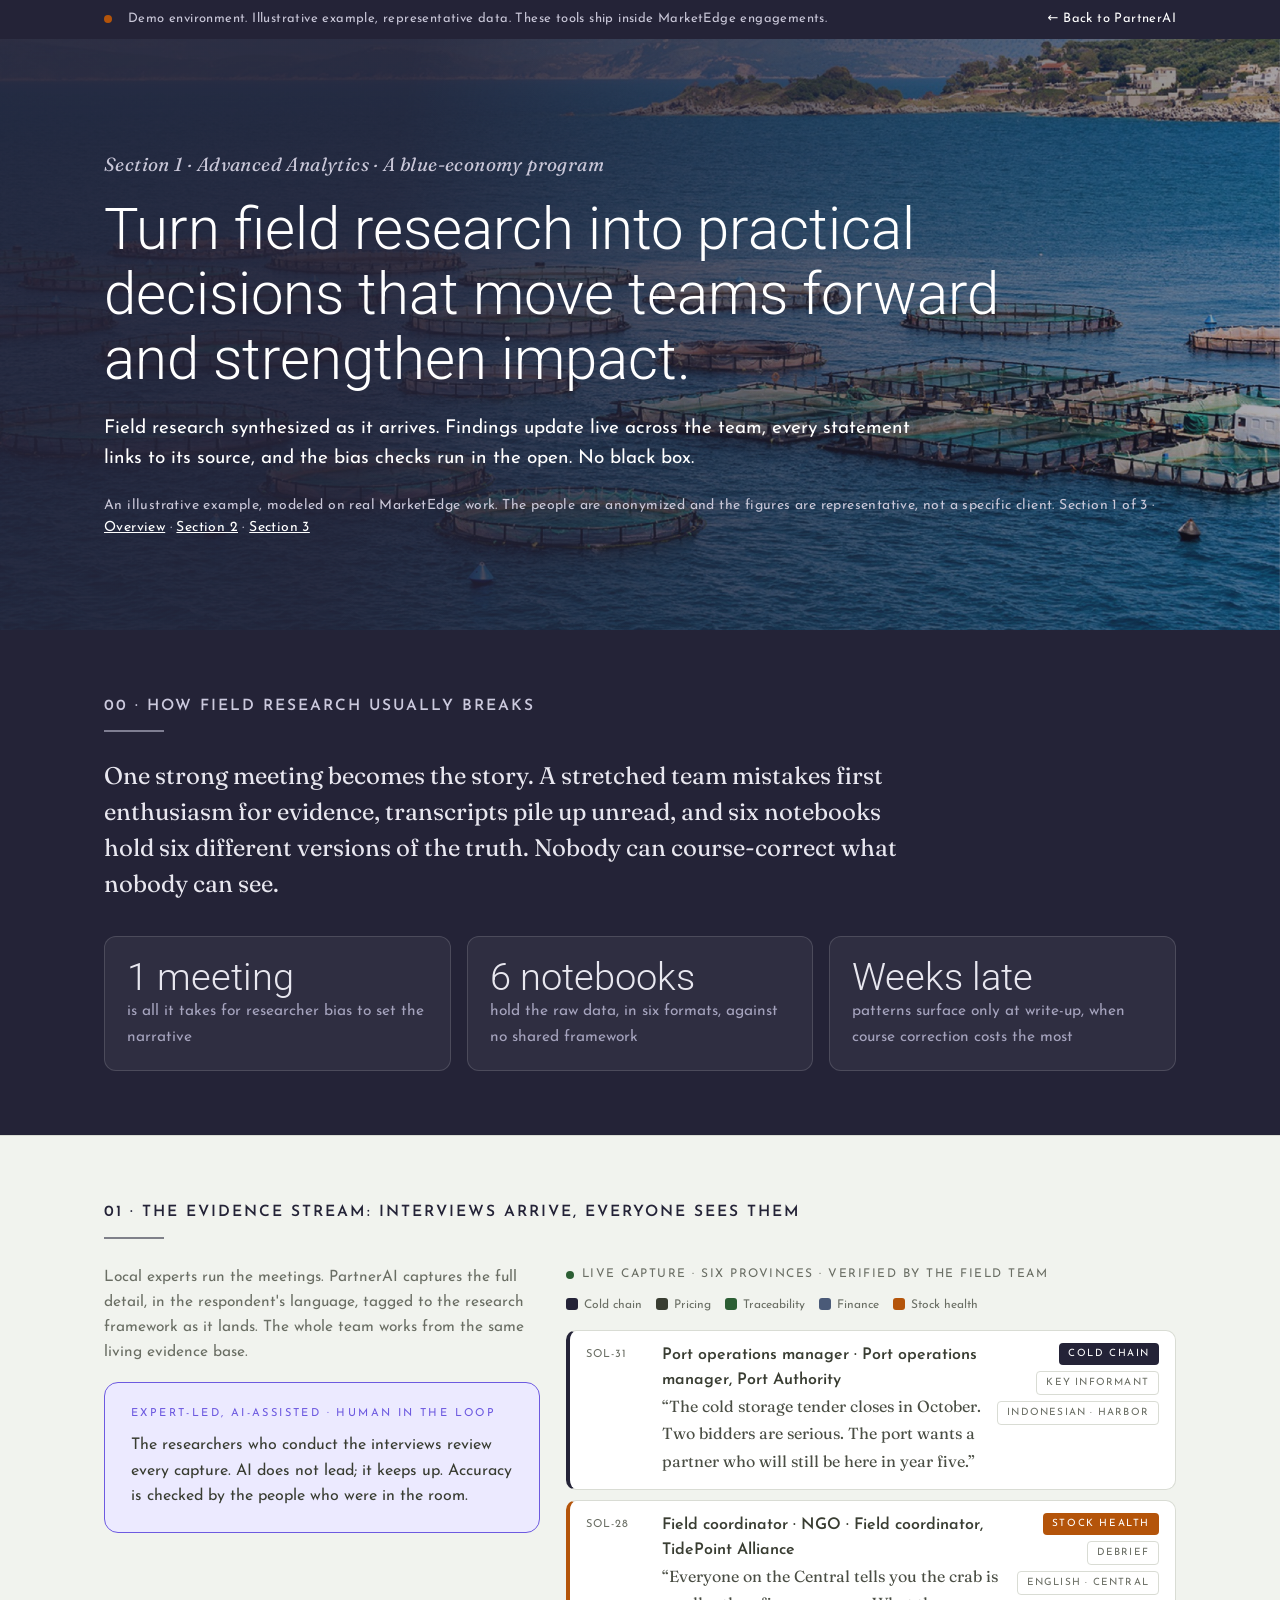
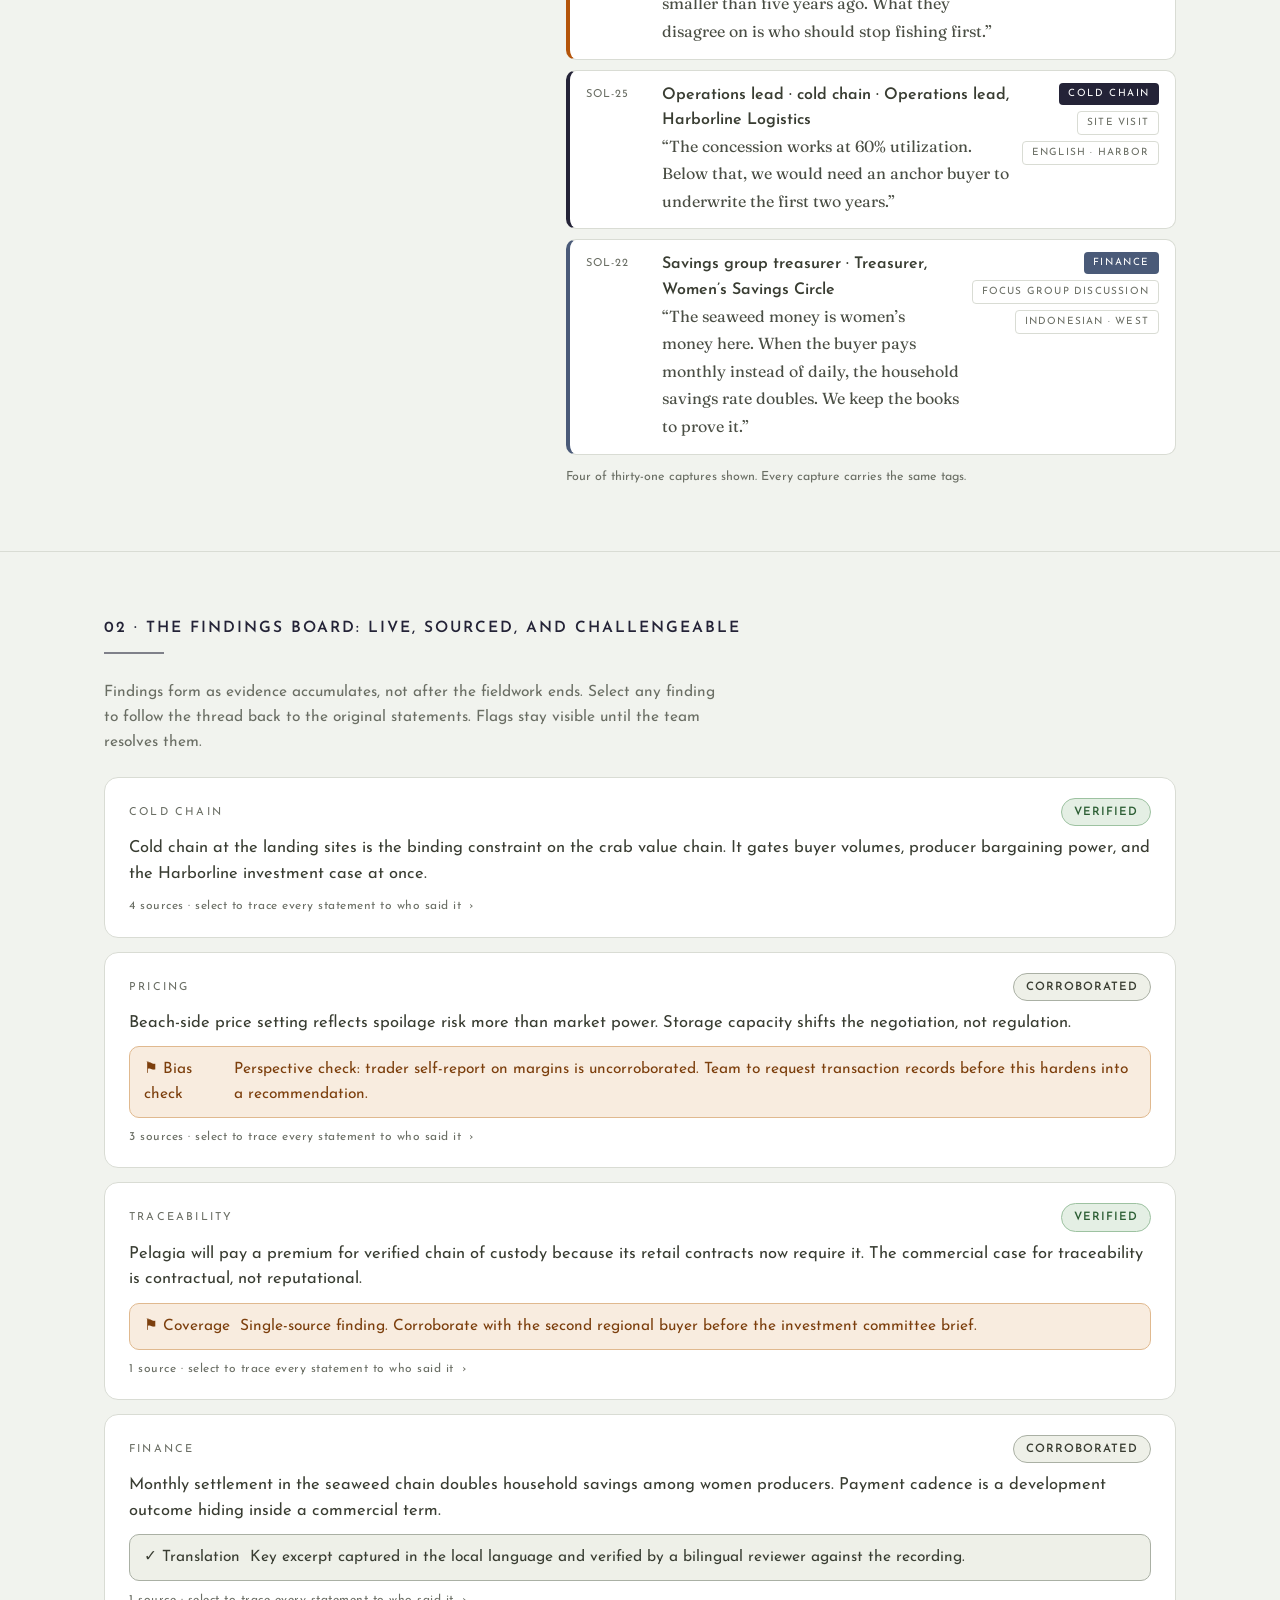
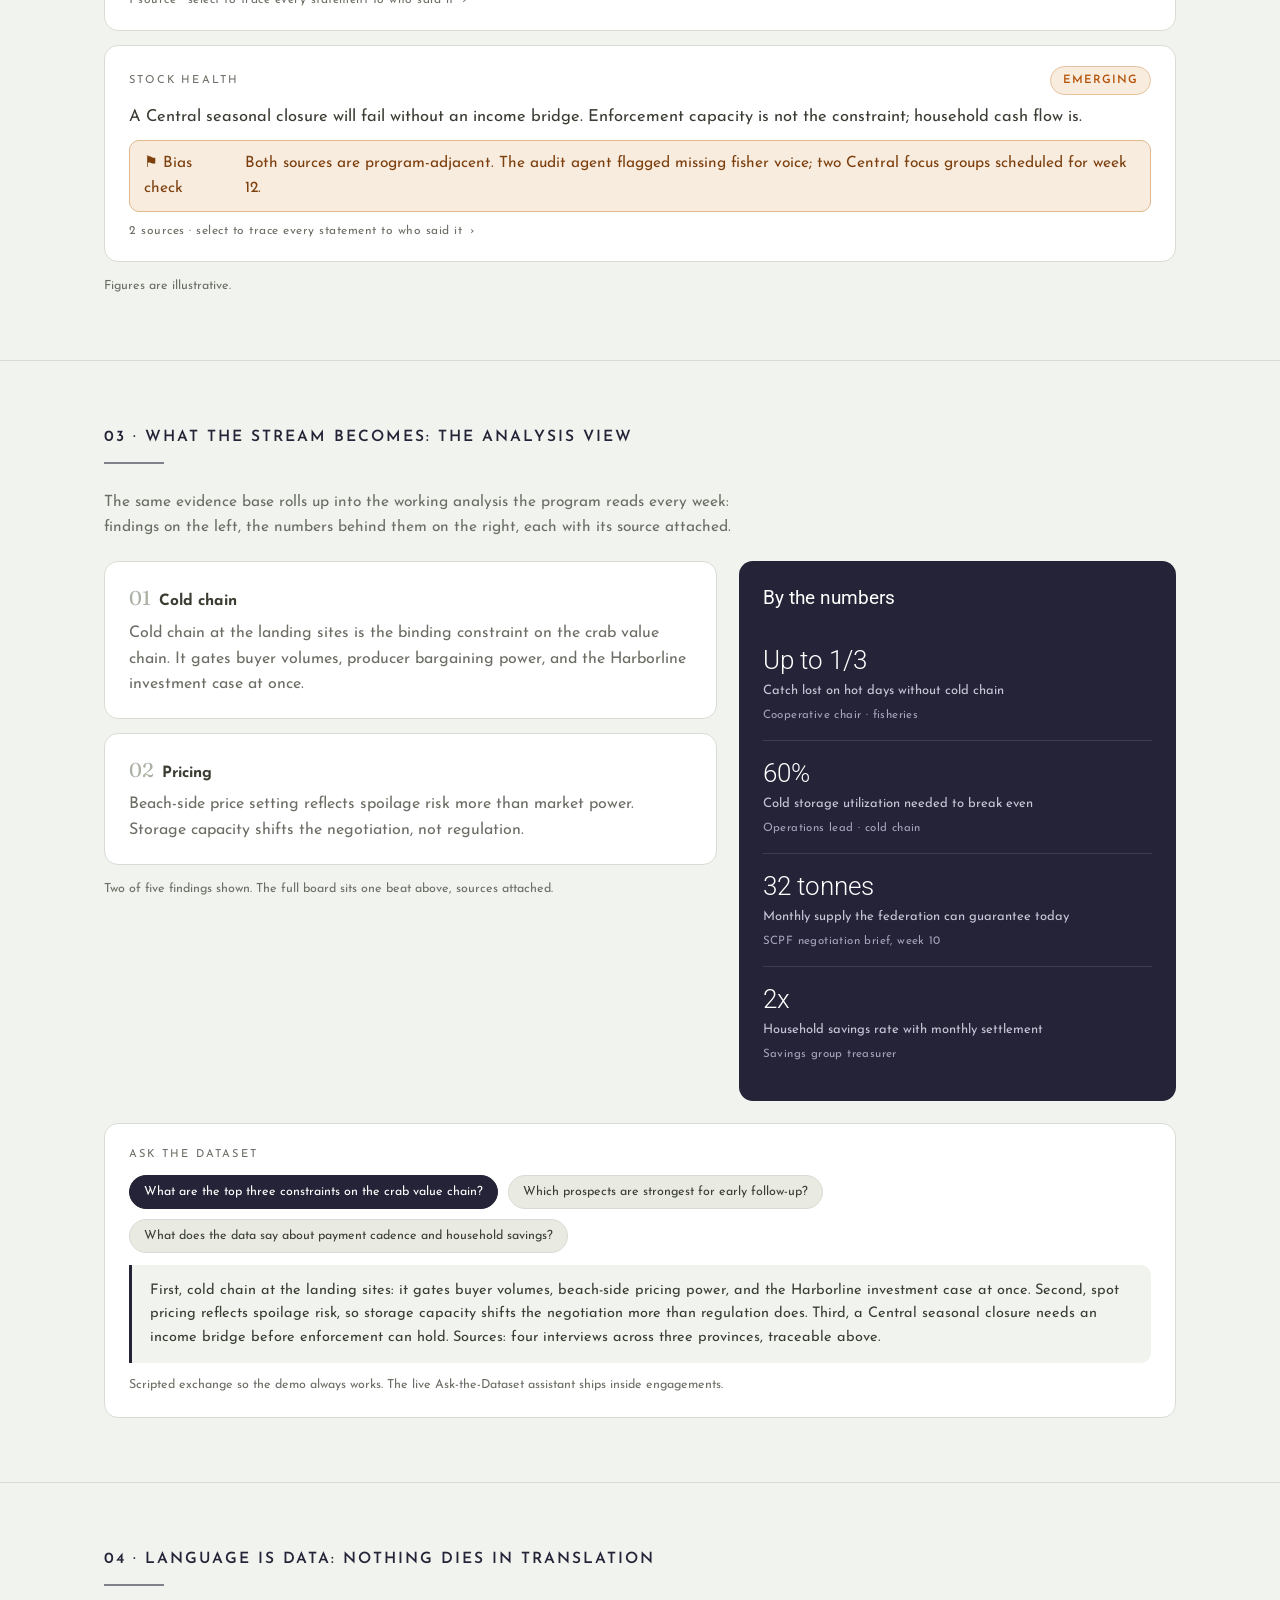
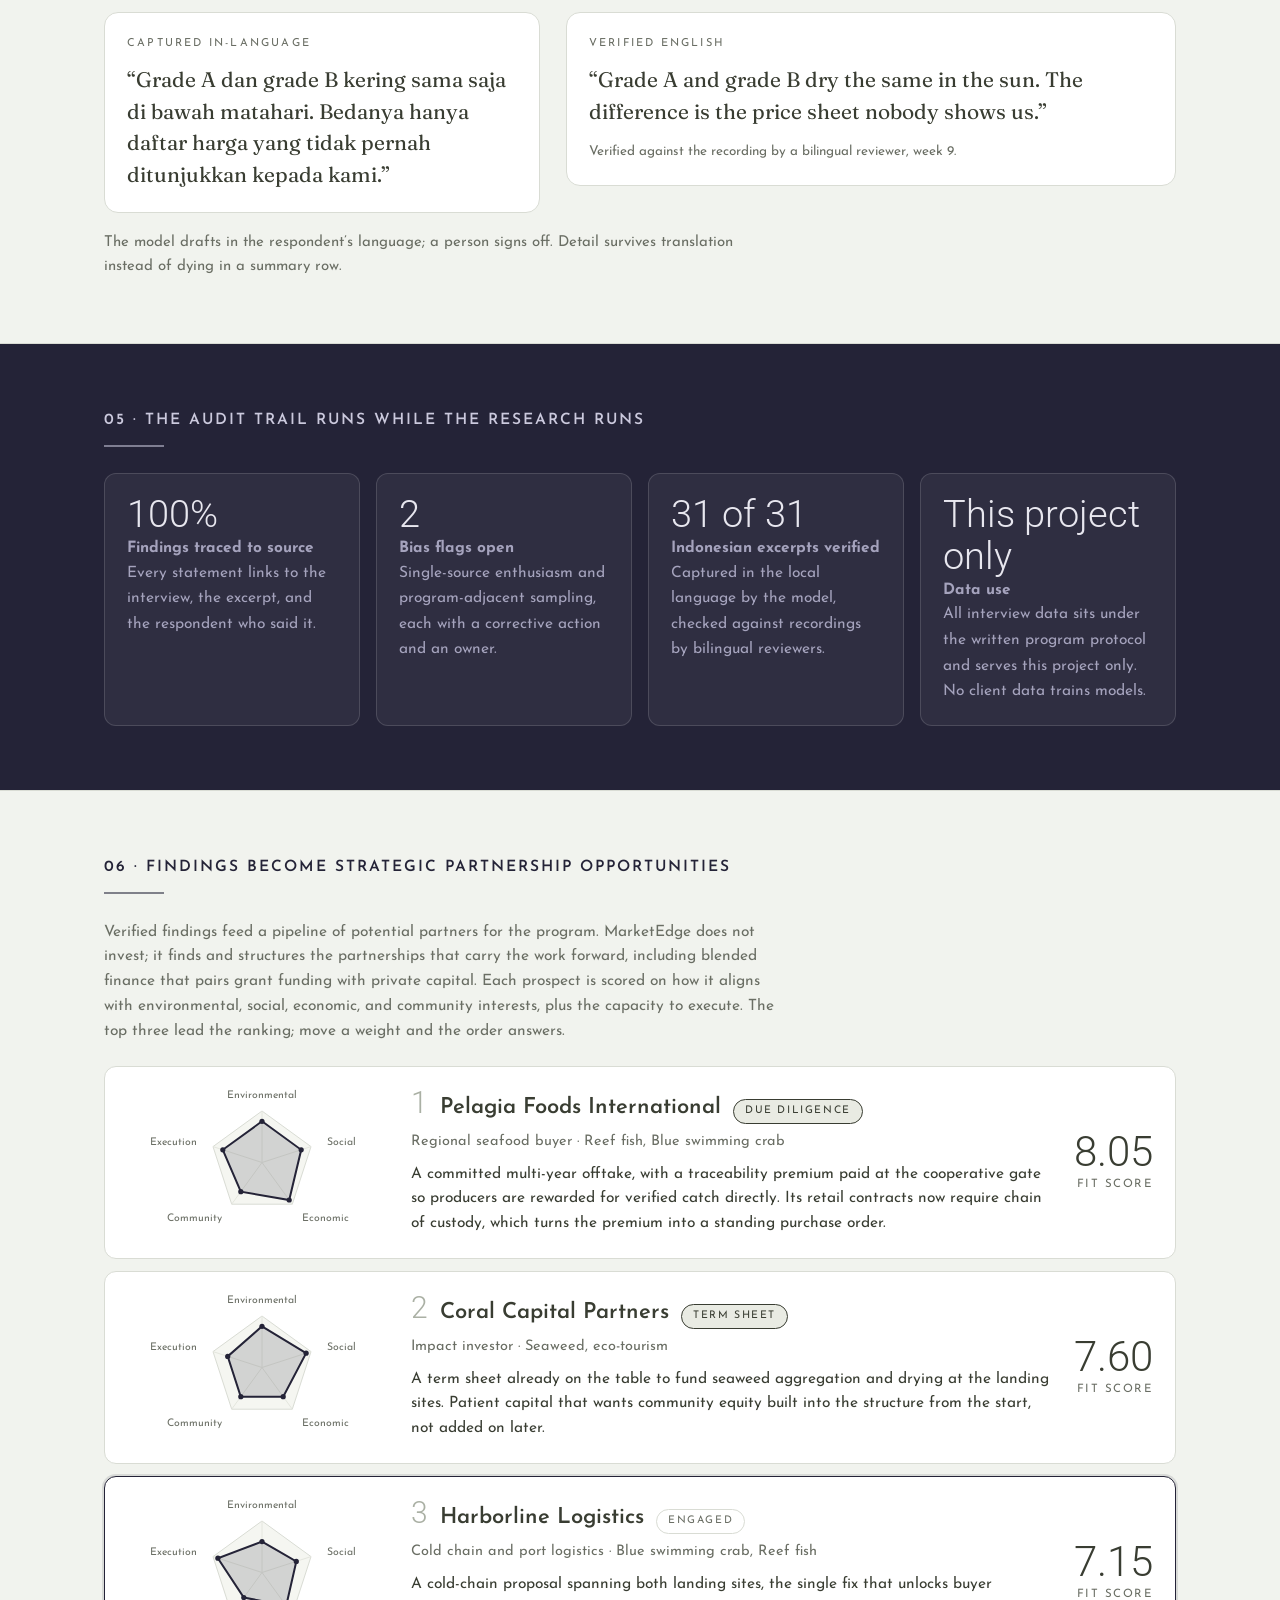
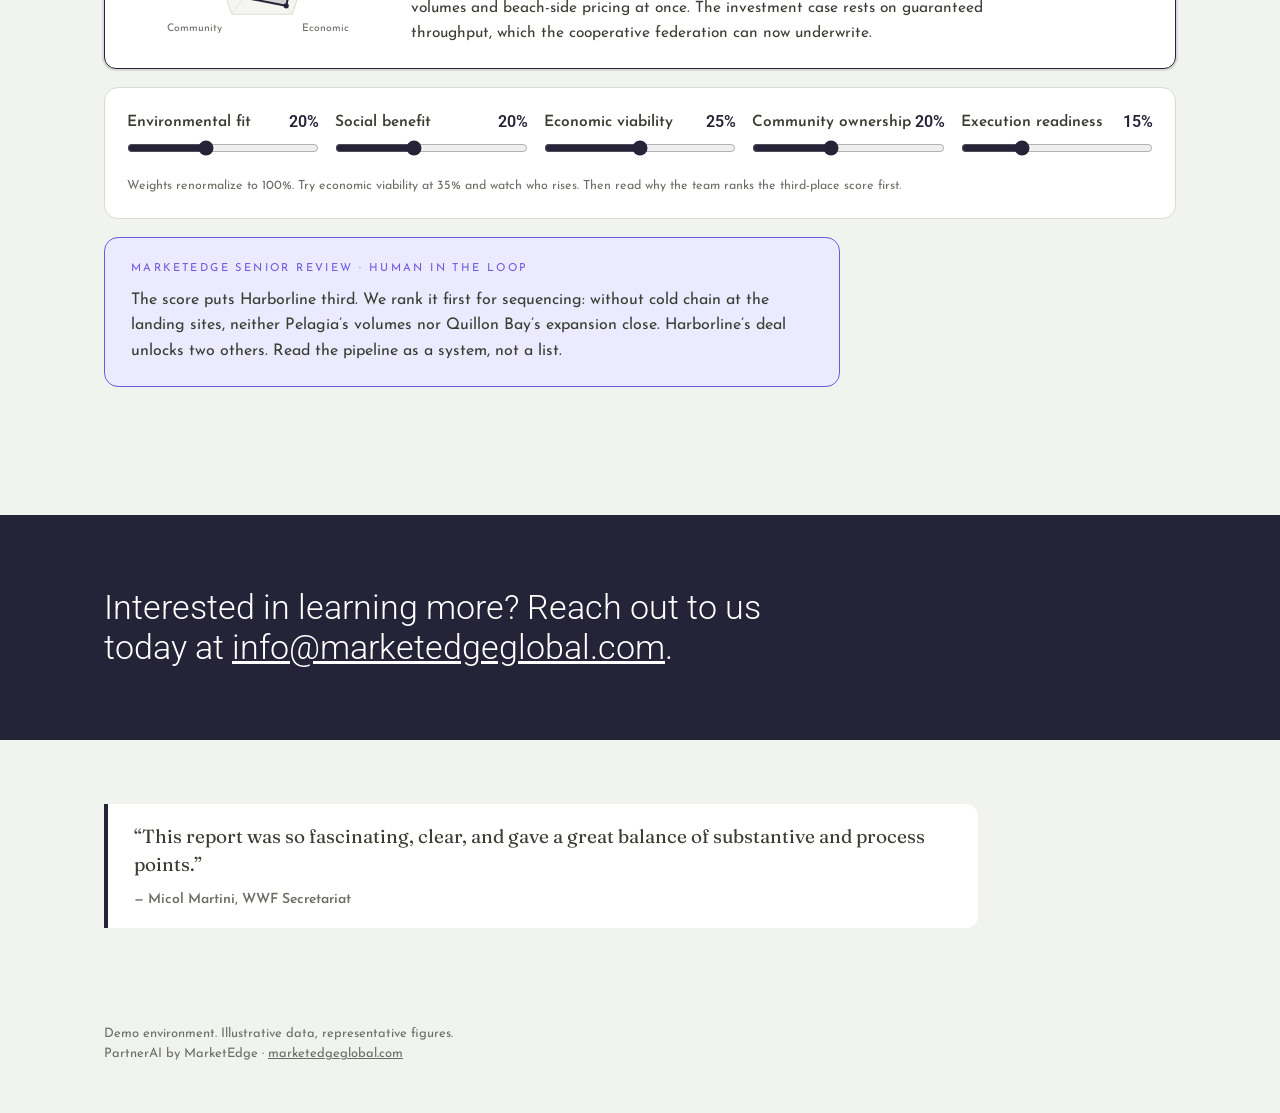
<file: solmara/analytics/index.html>
<!DOCTYPE html>
<html lang="en">
<head>
<meta charset="utf-8">
<meta name="viewport" content="width=device-width, initial-scale=1">
<title>Research &amp; Synthesis · PartnerAI demo by MarketEdge</title>
<link rel="preconnect" href="https://fonts.googleapis.com">
<link href="https://fonts.googleapis.com/css2?family=Roboto:wght@100;300;400;500&family=Fraunces:ital,opsz,wght@0,9..144,400;1,9..144,400&family=Josefin+Sans:wght@300;400;600&display=swap" rel="stylesheet">
<link rel="stylesheet" href="../../shared/demo.css">
</head>
<body>
<script src="../../shared/banner.js" data-demo="Research and Synthesis" defer></script>
<script src="../../shared/reveal.js" defer></script>

<div class="demo-head">
  <div class="photo" style="background-image:url('../../shared/img/solmara-coast.jpg');background-position:center 70%"></div>
  <div class="scrim"></div>
  <div class="wrap">
    <div class="eyebrow">Section 1 · Advanced Analytics · A blue-economy program</div>
    <h1>Turn field research into practical decisions that move teams forward and strengthen impact.</h1>
    <p class="lede">Field research synthesized as it arrives. Findings update live across the team, every statement links to its source, and the bias checks run in the open. No black box.</p>
    <p class="posline">An illustrative example, modeled on real MarketEdge work. The people are anonymized and the figures are representative, not a specific client. Section 1 of 3 · <a href="../../">Overview</a> · <a href="../leaders/">Section 2</a> · <a href="../partnerships/">Section 3</a></p>
  </div>
</div>

<section class="beat dark">
  <div class="wrap">
    <div class="beat-label">00 · How field research usually breaks</div>
    <p class="serif-pull reveal">One strong meeting becomes the story. A stretched team mistakes first enthusiasm for evidence, transcripts pile up unread, and six notebooks hold six different versions of the truth. Nobody can course-correct what nobody can see.</p>
    <div class="stat-tiles reveal-stagger" style="margin-top:34px">
      <div class="tile"><b>1 meeting</b><span>is all it takes for researcher bias to set the narrative</span></div>
      <div class="tile"><b>6 notebooks</b><span>hold the raw data, in six formats, against no shared framework</span></div>
      <div class="tile"><b>Weeks late</b><span>patterns surface only at write-up, when course correction costs the most</span></div>
    </div>
  </div>
</section>

<section class="beat">
  <div class="wrap">
    <div class="beat-label">01 · The evidence stream: interviews arrive, everyone sees them</div>
    <div class="split">
      <div>
        <p style="font-size:15.5px;color:var(--olive);max-width:32em;margin-bottom:18px">Local experts run the meetings. PartnerAI captures the full detail, in the respondent's language, tagged to the research framework as it lands. The whole team works from the same living evidence base.</p>
        <div class="violet-card reveal">
          <div class="who">Expert-led, AI-assisted · Human in the loop</div>
          <p>The researchers who conduct the interviews review every capture. AI does not lead; it keeps up. Accuracy is checked by the people who were in the room.</p>
        </div>
      </div>
      <div>
        <div class="live-chip"><i></i>Live capture · six provinces · verified by the field team</div>
        <div class="ev-legend" id="ev-legend"></div>
        <div id="interview-stream" class="reveal-stagger"></div>
        <div class="foot-note">Four of thirty-one captures shown. Every capture carries the same tags.</div>
      </div>
    </div>
  </div>
</section>

<section class="beat">
  <div class="wrap">
    <div class="beat-label">02 · The findings board: live, sourced, and challengeable</div>
    <p style="font-size:15.5px;color:var(--olive);max-width:40em;margin-bottom:22px">Findings form as evidence accumulates, not after the fieldwork ends. Select any finding to follow the thread back to the original statements. Flags stay visible until the team resolves them.</p>
    <div id="findings-board"></div>
    <div class="foot-note">Figures are illustrative.</div>
  </div>
</section>

<section class="beat">
  <div class="wrap">
    <div class="beat-label">03 · What the stream becomes: the analysis view</div>
    <p style="font-size:15.5px;color:var(--olive);max-width:42em;margin-bottom:22px">The same evidence base rolls up into the working analysis the program reads every week: findings on the left, the numbers behind them on the right, each with its source attached.</p>
    <div class="analysis">
      <div class="reveal-stagger" id="analysis-findings"></div>
      <div class="numbers-rail reveal" id="numbers-rail"></div>
    </div>
    <div class="ask-box reveal" id="ask-box"></div>
  </div>
</section>

<section class="beat">
  <div class="wrap">
    <div class="beat-label">04 · Language is data: nothing dies in translation</div>
    <div class="split">
      <div class="panel reveal">
        <div class="tag">Captured in-language</div>
        <p class="serif-pull" id="loc-original" style="font-size:21px;margin-top:12px"></p>
      </div>
      <div class="panel reveal">
        <div class="tag">Verified English</div>
        <p class="serif-pull" id="loc-translation" style="font-size:21px;margin-top:12px"></p>
        <p style="font-size:13.5px;color:var(--olive);margin-top:14px" id="loc-reviewer"></p>
      </div>
    </div>
    <p style="font-size:15px;color:var(--olive);max-width:44em;margin-top:18px" id="loc-note"></p>
  </div>
</section>

<section class="beat dark">
  <div class="wrap">
    <div class="beat-label">05 · The audit trail runs while the research runs</div>
    <div class="stat-tiles reveal-stagger" id="audit-tiles"></div>
  </div>
</section>

<section class="beat">
  <div class="wrap">
    <div class="beat-label">06 · Findings become strategic partnership opportunities</div>
    <p style="font-size:15.5px;color:var(--olive);max-width:44em;margin-bottom:22px">Verified findings feed a pipeline of potential partners for the program. MarketEdge does not invest; it finds and structures the partnerships that carry the work forward, including blended finance that pairs grant funding with private capital. Each prospect is scored on how it aligns with environmental, social, economic, and community interests, plus the capacity to execute. The top three lead the ranking; move a weight and the order answers.</p>
    <style>
      .prospect-row{display:flex;align-items:center;gap:24px;background:var(--card);border:1px solid var(--line);border-radius:12px;padding:14px 22px;margin-bottom:12px}
      .prospect-row.reviewed{border-color:var(--indigo);box-shadow:0 0 0 2px rgba(36,35,55,.12)}
      .prospect-row .pr-info{flex:1;min-width:0}
      .prospect-row .pr-fit{flex:none;text-align:right}
      @media (max-width:720px){ .prospect-row{flex-direction:column;align-items:flex-start;gap:12px} .prospect-row svg{margin:6px auto !important} .prospect-row .pr-fit{text-align:left} }
    </style>
    <div id="pipeline-body" aria-live="polite" style="margin-bottom:18px"></div>
    <div class="panel" style="margin-bottom:18px">
      <div class="weights" id="weights"></div>
      <div class="weights-note">Weights renormalize to 100%. Try economic viability at 35% and watch who rises. Then read why the team ranks the third-place score first.</div>
    </div>
    <div class="violet-card reveal">
      <div class="who">MarketEdge senior review · Human in the loop</div>
      <p id="review-text"></p>
    </div>
  </div>
</section>

<div class="cta-band">
  <div class="wrap">
    <h2 style="font-size:clamp(24px,3vw,34px)">Interested in learning more? Reach out to us today at <a href="mailto:info@marketedgeglobal.com?subject=PartnerAI" style="color:#fff">info@marketedgeglobal.com</a>.</h2>
  </div>
</div>

<section class="beat"><div class="wrap"><blockquote style="margin:0;padding:18px 26px;border-left:4px solid var(--indigo);background:#fff;border-radius:0 12px 12px 0;font-family:var(--serif);font-size:19px;color:var(--ink);line-height:1.5;max-width:46em">&ldquo;This report was so fascinating, clear, and gave a great balance of substantive and process points.&rdquo;<span style="display:block;margin-top:10px;font-family:var(--sans);font-size:14px;font-weight:600;color:var(--olive)">&mdash; Micol Martini, WWF Secretariat</span></blockquote></div></section>
<footer class="demo-foot">
  <div class="wrap">Demo environment. Illustrative data, representative figures.<br>PartnerAI by MarketEdge · <a href="https://www.marketedgeglobal.com">marketedgeglobal.com</a></div>
</footer>

<script>
(function () {
  var reduced = window.matchMedia('(prefers-reduced-motion: reduce)').matches;
  var state = { criteria: [], investors: [], review: null };

  function score(inv, weights, total) {
    var s = 0;
    state.criteria.forEach(function (c) { s += inv.scores[c.key] * (weights[c.key] / total); });
    return s;
  }
  function currentWeights() {
    var w = {}, total = 0;
    state.criteria.forEach(function (c) {
      w[c.key] = parseInt(document.getElementById('w-' + c.key).value, 10);
      total += w[c.key];
    });
    return { w: w, total: total || 1 };
  }
  function radar(scores, criteria, W) {
    var H = Math.round(W * 0.86), cx = W / 2, cy = H / 2, R = Math.min(cx, cy) - 30, n = criteria.length, MAX = 10;
    function pt(val, i) { var a = -Math.PI / 2 + i * 2 * Math.PI / n; var r = R * Math.min(val, MAX) / MAX; return [cx + r * Math.cos(a), cy + r * Math.sin(a)]; }
    var rings = [0.5, 1].map(function (f) {
      var p = criteria.map(function (c, i) { return pt(MAX * f, i).map(function (z) { return z.toFixed(1); }).join(','); }).join(' ');
      return '<polygon points="' + p + '" fill="' + (f === 1 ? '#f5f6f1' : 'none') + '" stroke="#d9dcd4" stroke-width="1"/>';
    }).join('');
    var axes = criteria.map(function (c, i) { var e = pt(MAX, i); return '<line x1="' + cx + '" y1="' + cy + '" x2="' + e[0].toFixed(1) + '" y2="' + e[1].toFixed(1) + '" stroke="#e4e6de" stroke-width="1"/>'; }).join('');
    var poly = criteria.map(function (c, i) { return pt(scores[c.key] || 0, i).map(function (z) { return z.toFixed(1); }).join(','); }).join(' ');
    var dots = criteria.map(function (c, i) { var d = pt(scores[c.key] || 0, i); return '<circle cx="' + d[0].toFixed(1) + '" cy="' + d[1].toFixed(1) + '" r="2.6" fill="#242337"/>'; }).join('');
    var labels = criteria.map(function (c, i) {
      var l = pt(MAX, i), lx = cx + (l[0] - cx) * 1.32, ly = cy + (l[1] - cy) * 1.32;
      var anchor = lx < cx - 4 ? 'end' : lx > cx + 4 ? 'start' : 'middle';
      return '<text x="' + lx.toFixed(1) + '" y="' + (ly + 3).toFixed(1) + '" font-family="Josefin Sans,sans-serif" font-size="10.5" fill="#6a6e64" text-anchor="' + anchor + '">' + c.label.split(' ')[0] + '</text>';
    }).join('');
    return '<svg width="' + W + '" height="' + H + '" viewBox="0 0 ' + W + ' ' + H + '" style="display:block;flex:none;overflow:visible;margin:0 30px 0 40px" aria-hidden="true">' + rings + axes + '<polygon points="' + poly + '" fill="rgba(36,35,55,.17)" stroke="#242337" stroke-width="2"/>' + dots + labels + '</svg>';
  }
  function renderPipeline() {
    var cw = currentWeights();
    var ranked = state.investors.slice().sort(function (a, b) {
      return score(b, cw.w, cw.total) - score(a, cw.w, cw.total);
    });
    state.criteria.forEach(function (c) {
      var pct = Math.round((cw.w[c.key] / cw.total) * 100) + '%';
      var o = document.getElementById('o-' + c.key); if (o) o.textContent = pct;
    });
    document.getElementById('pipeline-body').innerHTML = ranked.slice(0, 3).map(function (inv, i) {
      var hot = inv.stage === 'Term sheet' || inv.stage === 'Due diligence';
      return '<div class="prospect-row' + (inv.name === state.review.target ? ' reviewed' : '') + '">' +
        radar(inv.scores, state.criteria, 190) +
        '<div class="pr-info">' +
          '<div style="display:flex;align-items:baseline;gap:12px;flex-wrap:wrap">' +
            '<span style="font-family:var(--display);font-weight:300;font-size:30px;color:var(--olive-soft);line-height:1">' + (i + 1) + '</span>' +
            '<b style="font-size:22px;font-weight:600">' + inv.name + '</b>' +
            '<span class="stage-pill' + (hot ? ' hot' : '') + '">' + inv.stage + '</span>' +
          '</div>' +
          '<div style="font-size:14.5px;color:var(--olive);margin-top:5px">' + inv.type + ' · ' + inv.sectors.join(', ') + '</div>' +
          '<div style="font-size:15.5px;color:var(--ink);margin-top:8px">' + inv.note + '</div>' +
        '</div>' +
        '<div class="pr-fit">' +
          '<div style="font-family:var(--display);font-weight:300;font-size:42px;color:var(--ink);line-height:1">' + score(inv, cw.w, cw.total).toFixed(2) + '</div>' +
          '<div style="font-size:11.5px;letter-spacing:1.5px;text-transform:uppercase;color:var(--olive);margin-top:2px">Fit score</div>' +
        '</div>' +
      '</div>';
    }).join('');
  }

  fetch('../data/solmara-data.json').then(function (r) { return r.json(); }).then(function (data) {
    var research = data.analytics.research;

    // Beat 01: evidence stream, four recent captures, color-coded by theme
    var THEME_COLORS = {
      'cold-chain': '#242337', 'pricing': '#393d32', 'traceability': '#2c5e34',
      'finance': '#4a5a78', 'stock-health': '#b4540a',
    };
    var THEME_LABELS = {
      'cold-chain': 'Cold chain', 'pricing': 'Pricing', 'traceability': 'Traceability',
      'finance': 'Finance', 'stock-health': 'Stock health',
    };
    document.getElementById('ev-legend').innerHTML = Object.keys(THEME_COLORS).map(function (t) {
      return '<span><span class="k" style="background:' + THEME_COLORS[t] + '"></span>' + THEME_LABELS[t] + '</span>';
    }).join('');
    var recent = research.interviews.slice(-4).reverse();
    document.getElementById('interview-stream').innerHTML = recent.map(function (iv, i) {
      var x = iv.excerpts[0];
      return '<div class="ev-row" style="border-left-color:' + THEME_COLORS[x.theme] + '">' +
        '<span class="key">SOL-' + (31 - i * 3) + '</span>' +
        '<span class="mid"><b>' + iv.respondent + ' · ' + iv.role + ', ' + iv.org + '</b>' +
        '<span class="quote">“' + x.quote.replace(/^“|”$/g, '') + '”</span></span>' +
        '<span class="chips"><span class="chip-theme" style="background:' + THEME_COLORS[x.theme] + '">' + THEME_LABELS[x.theme] + '</span>' +
        '<span class="chip-meta">' + iv.method.replace(' interview', '').replace('Semi-structured', 'Interview') + '</span>' +
        '<span class="chip-meta">' + iv.language + ' · ' + iv.province + '</span></span>' +
        '</div>';
    }).join('');

    // Beat 03: the analysis view (findings summary + numbers rail + ask the dataset)
    document.getElementById('analysis-findings').innerHTML = research.findings.slice(0, 2).map(function (f, i) {
      return '<div class="finding-sum"><span class="n">0' + (i + 1) + '</span><b>' + THEME_LABELS[f.theme] + '</b>' +
        '<p>' + f.statement + '</p></div>';
    }).join('') +
      '<div class="foot-note">Two of five findings shown. The full board sits one beat above, sources attached.</div>';
    document.getElementById('numbers-rail').innerHTML = '<h3>By the numbers</h3>' +
      research.byTheNumbers.map(function (n) {
        return '<div class="num"><b>' + n.value + '</b><span>' + n.stat + '</span><i>' + n.source + '</i></div>';
      }).join('');
    document.getElementById('ask-box').innerHTML =
      '<div class="tag">Ask the dataset</div>' +
      '<div class="sugs">' + research.askDataset.suggestions.map(function (s, i) {
        return '<span class="sug' + (i === 0 ? ' active' : '') + '">' + s + '</span>';
      }).join('') + '</div>' +
      '<div class="answer">' + research.askDataset.exchange.a + '</div>' +
      '<div class="foot-note">' + research.askDataset.note + '</div>';

    // Beat 02: findings board with click-through traceability
    var byId = {};
    research.interviews.forEach(function (iv) {
      iv.excerpts.forEach(function (x) { byId[iv.id + '/' + x.id] = { iv: iv, x: x }; });
    });
    document.getElementById('findings-board').innerHTML = research.findings.map(function (f) {
      var badge = f.confidence.toLowerCase();
      var srcs = f.sources.map(function (s) {
        var rec = byId[s.interviewId + '/' + s.excerptId];
        return '<div class="src"><div class="quote">“' + rec.x.quote.replace(/^“|”$/g, '') + '”</div>' +
          '<div class="who">' + rec.iv.respondent + ' · ' + rec.iv.role + ', ' + rec.iv.org + ' · ' + rec.iv.province + ' · ' + rec.iv.date + '</div></div>';
      }).join('');
      var flags = f.flags.map(function (fl) {
        return '<div class="flag' + (fl.type === 'translation' ? ' translation' : '') + '"><span>' +
          (fl.type === 'bias' ? '⚑ Bias check' : fl.type === 'coverage' ? '⚑ Coverage' : '✓ Translation') + '</span><span>' + fl.text + '</span></div>';
      }).join('');
      return '<div class="finding-card reveal" data-id="' + f.id + '" tabindex="0" role="button" aria-expanded="false">' +
        '<div class="top"><span class="tag">' + f.theme.replace('-', ' ') + '</span><span class="badge ' + badge + '">' + f.confidence + '</span></div>' +
        '<div class="statement">' + f.statement + '</div>' +
        flags +
        '<div class="hint">' + f.sources.length + ' source' + (f.sources.length > 1 ? 's' : '') + ' · select to trace every statement to who said it</div>' +
        '<div class="trace"><div class="trace-inner">' + srcs + '</div></div></div>';
    }).join('');
    document.querySelectorAll('.finding-card').forEach(function (card) {
      function toggle() {
        card.classList.toggle('open');
        card.setAttribute('aria-expanded', card.classList.contains('open') ? 'true' : 'false');
      }
      card.addEventListener('click', toggle);
      card.addEventListener('keydown', function (e) { if (e.key === 'Enter' || e.key === ' ') { e.preventDefault(); toggle(); } });
    });

    // Beat 03: localization
    document.getElementById('loc-original').textContent = research.localization.original;
    document.getElementById('loc-translation').textContent = research.localization.translation;
    document.getElementById('loc-reviewer').textContent = research.localization.reviewer;
    document.getElementById('loc-note').textContent = research.localization.note;

    // Beat 04: audit tiles
    document.getElementById('audit-tiles').innerHTML = research.audit.map(function (a) {
      return '<div class="tile"><b>' + a.value + '</b><span><strong style="display:block;color:inherit">' + a.label + '</strong>' + a.detail + '</span></div>';
    }).join('');

    // Beat 05: pipeline + weights
    state.criteria = data.analytics.criteria;
    state.investors = data.analytics.investors;
    state.review = data.analytics.seniorReview;
    document.getElementById('weights').innerHTML = state.criteria.map(function (c) {
      return '<div class="weight">' +
        '<label for="w-' + c.key + '">' + c.label + ' <output id="o-' + c.key + '">' + c.weight + '%</output></label>' +
        '<input type="range" id="w-' + c.key + '" min="0" max="50" step="5" value="' + c.weight + '"></div>';
    }).join('');
    state.criteria.forEach(function (c) {
      document.getElementById('w-' + c.key).addEventListener('input', function () { renderPipeline(false); });
    });
    document.getElementById('review-text').textContent = state.review.text;
    renderPipeline(true);
  });
})();
</script>
</body>
</html>
</file>
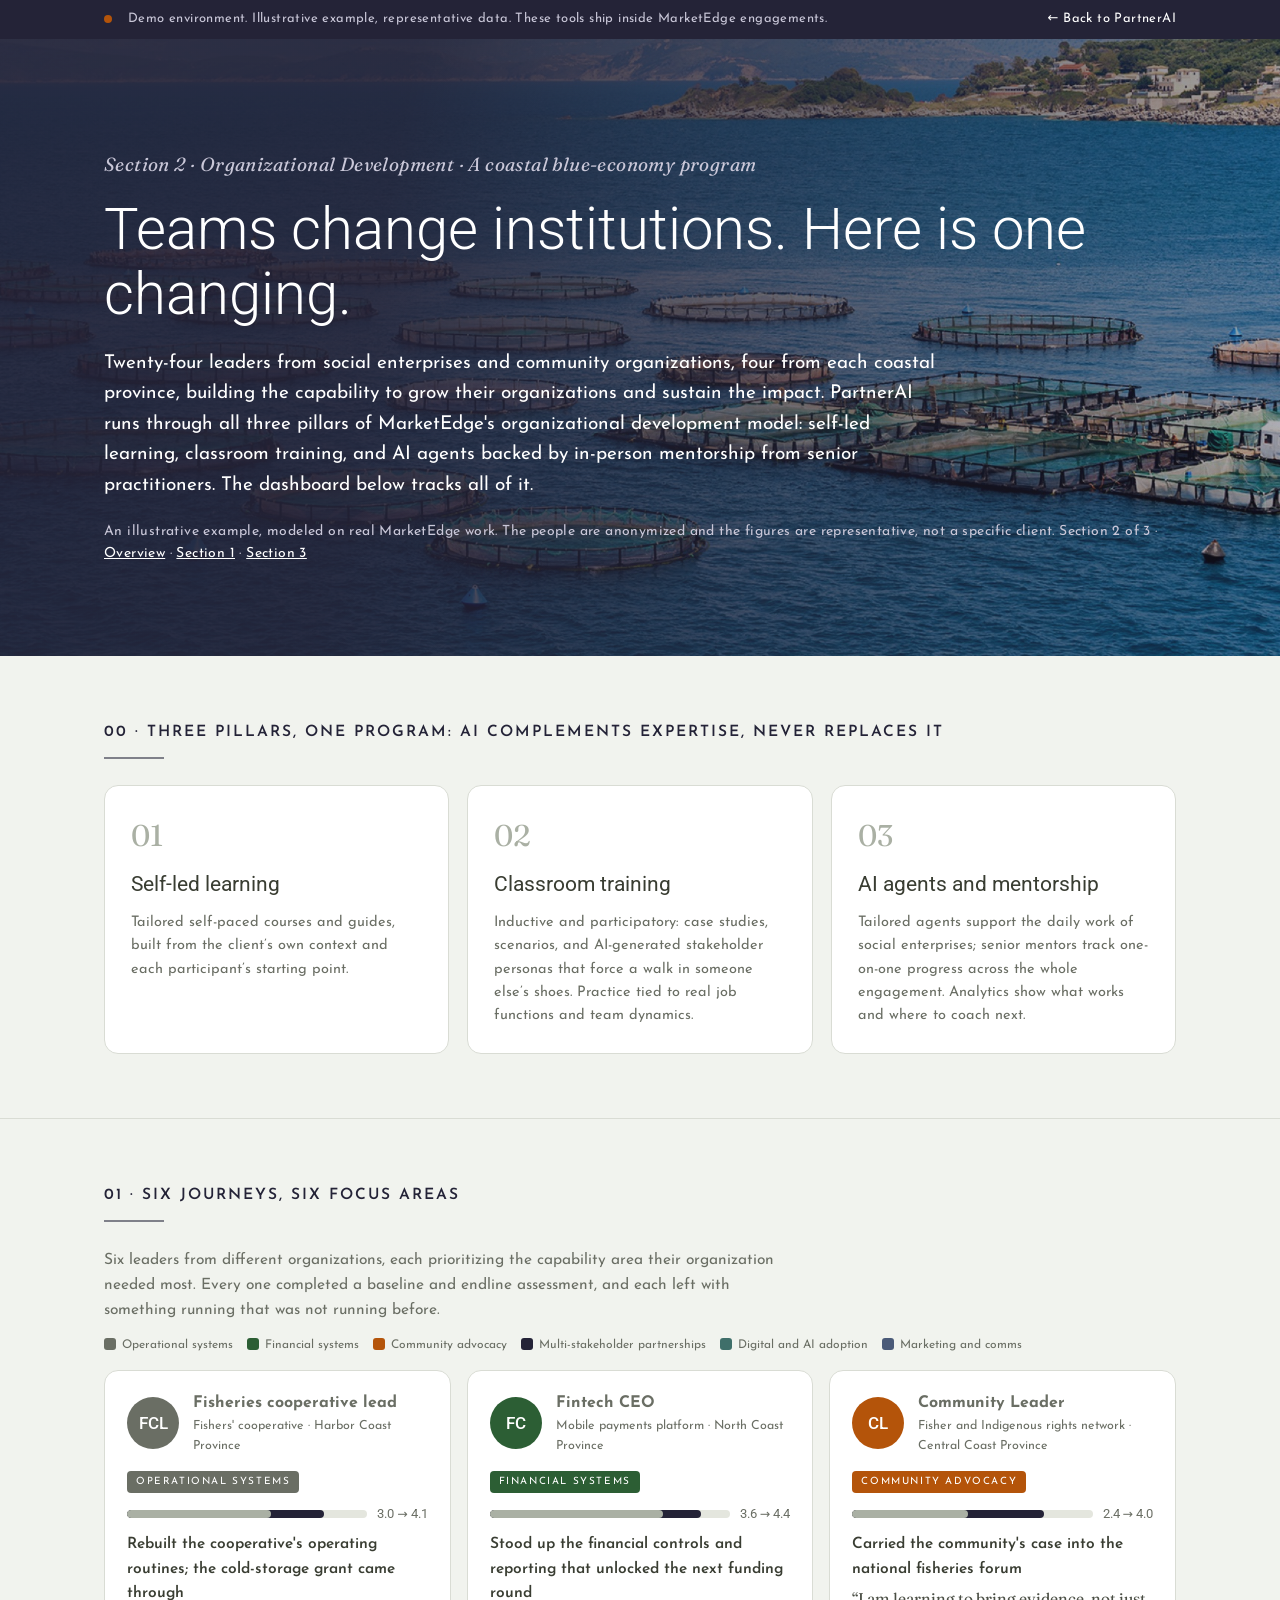
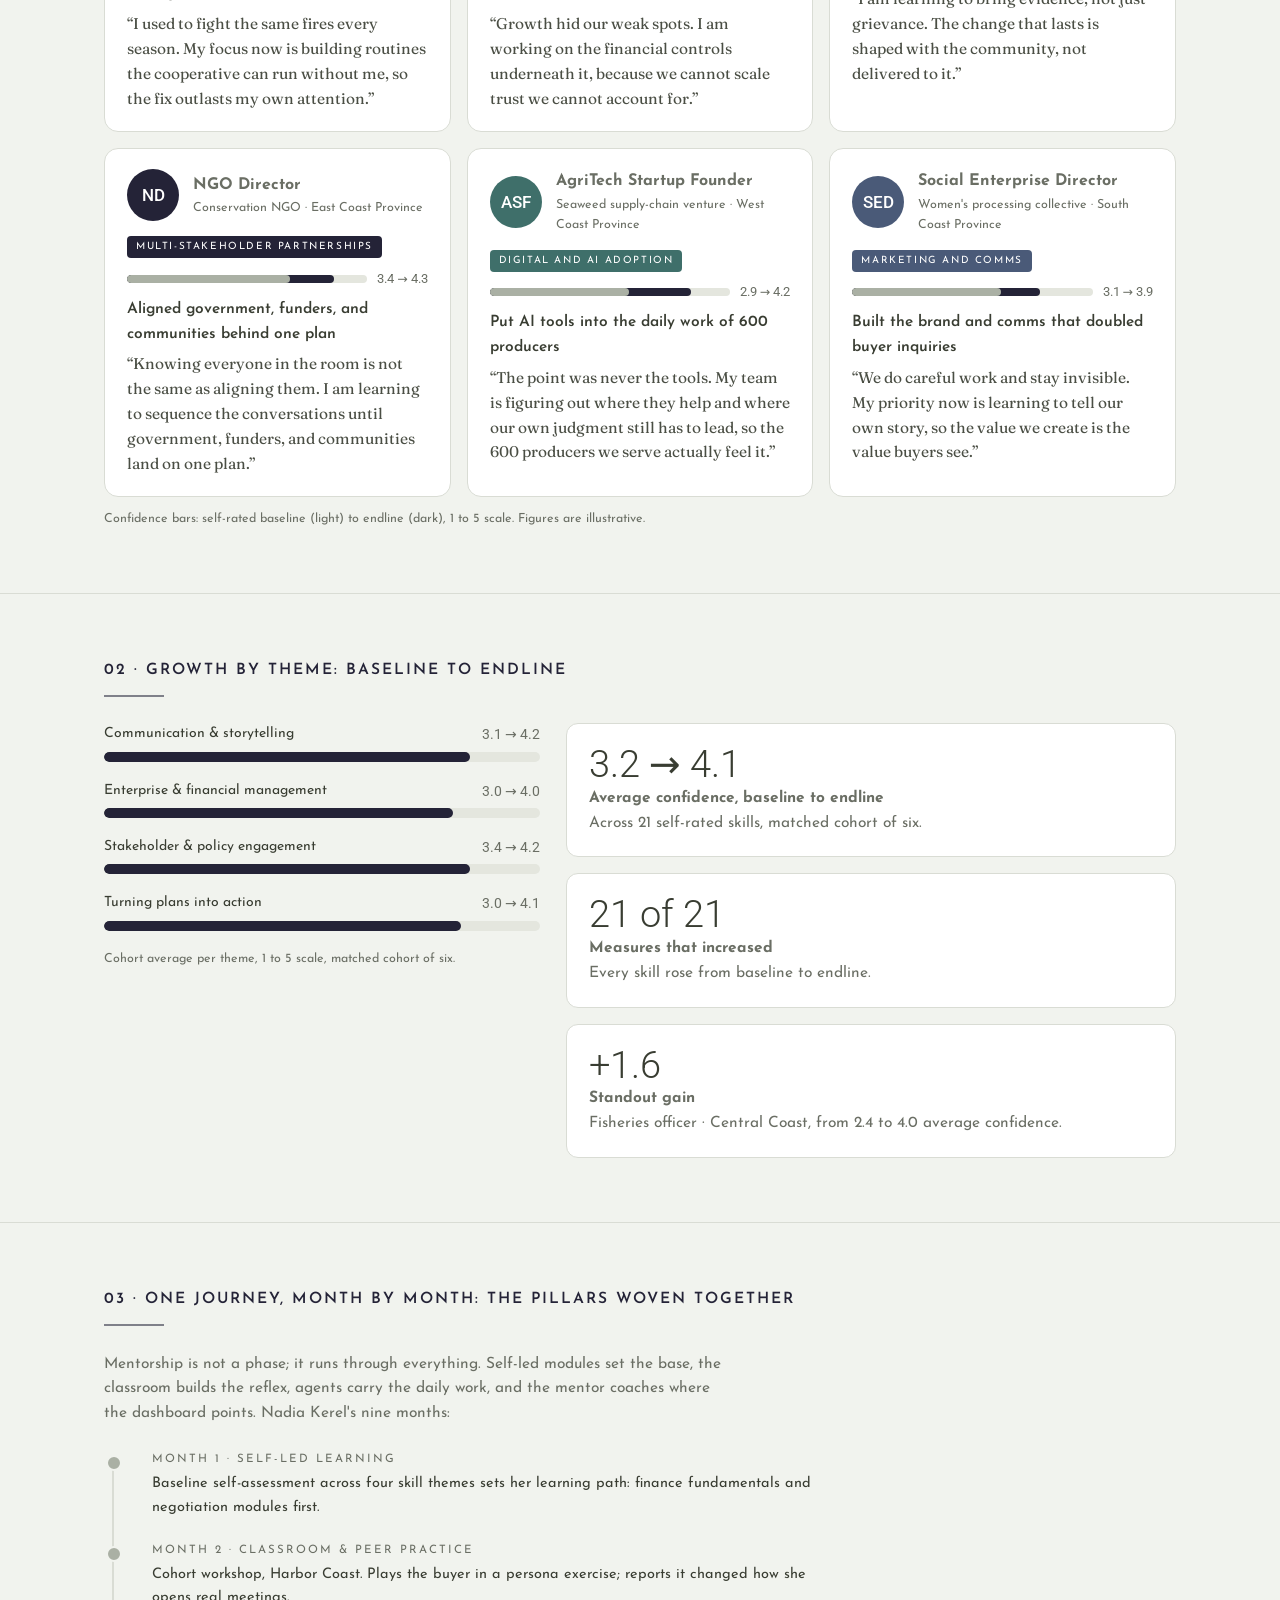
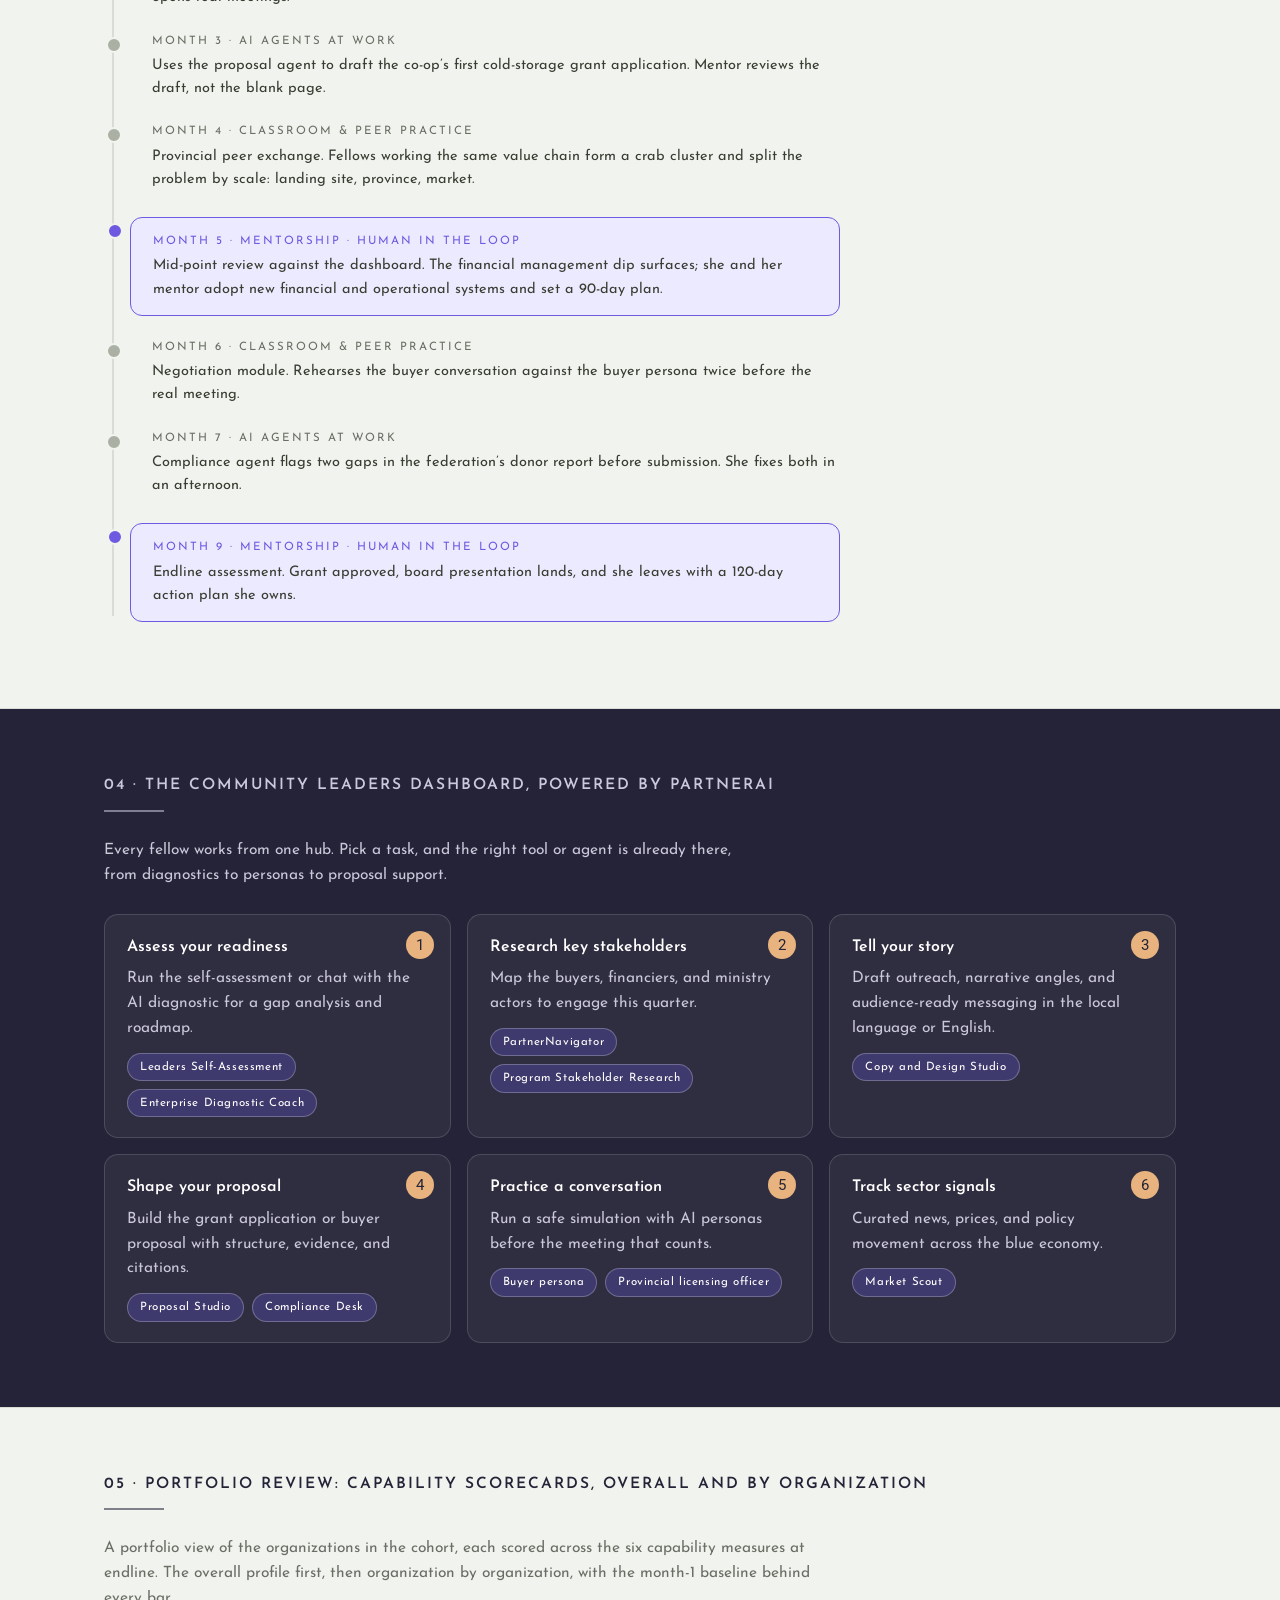
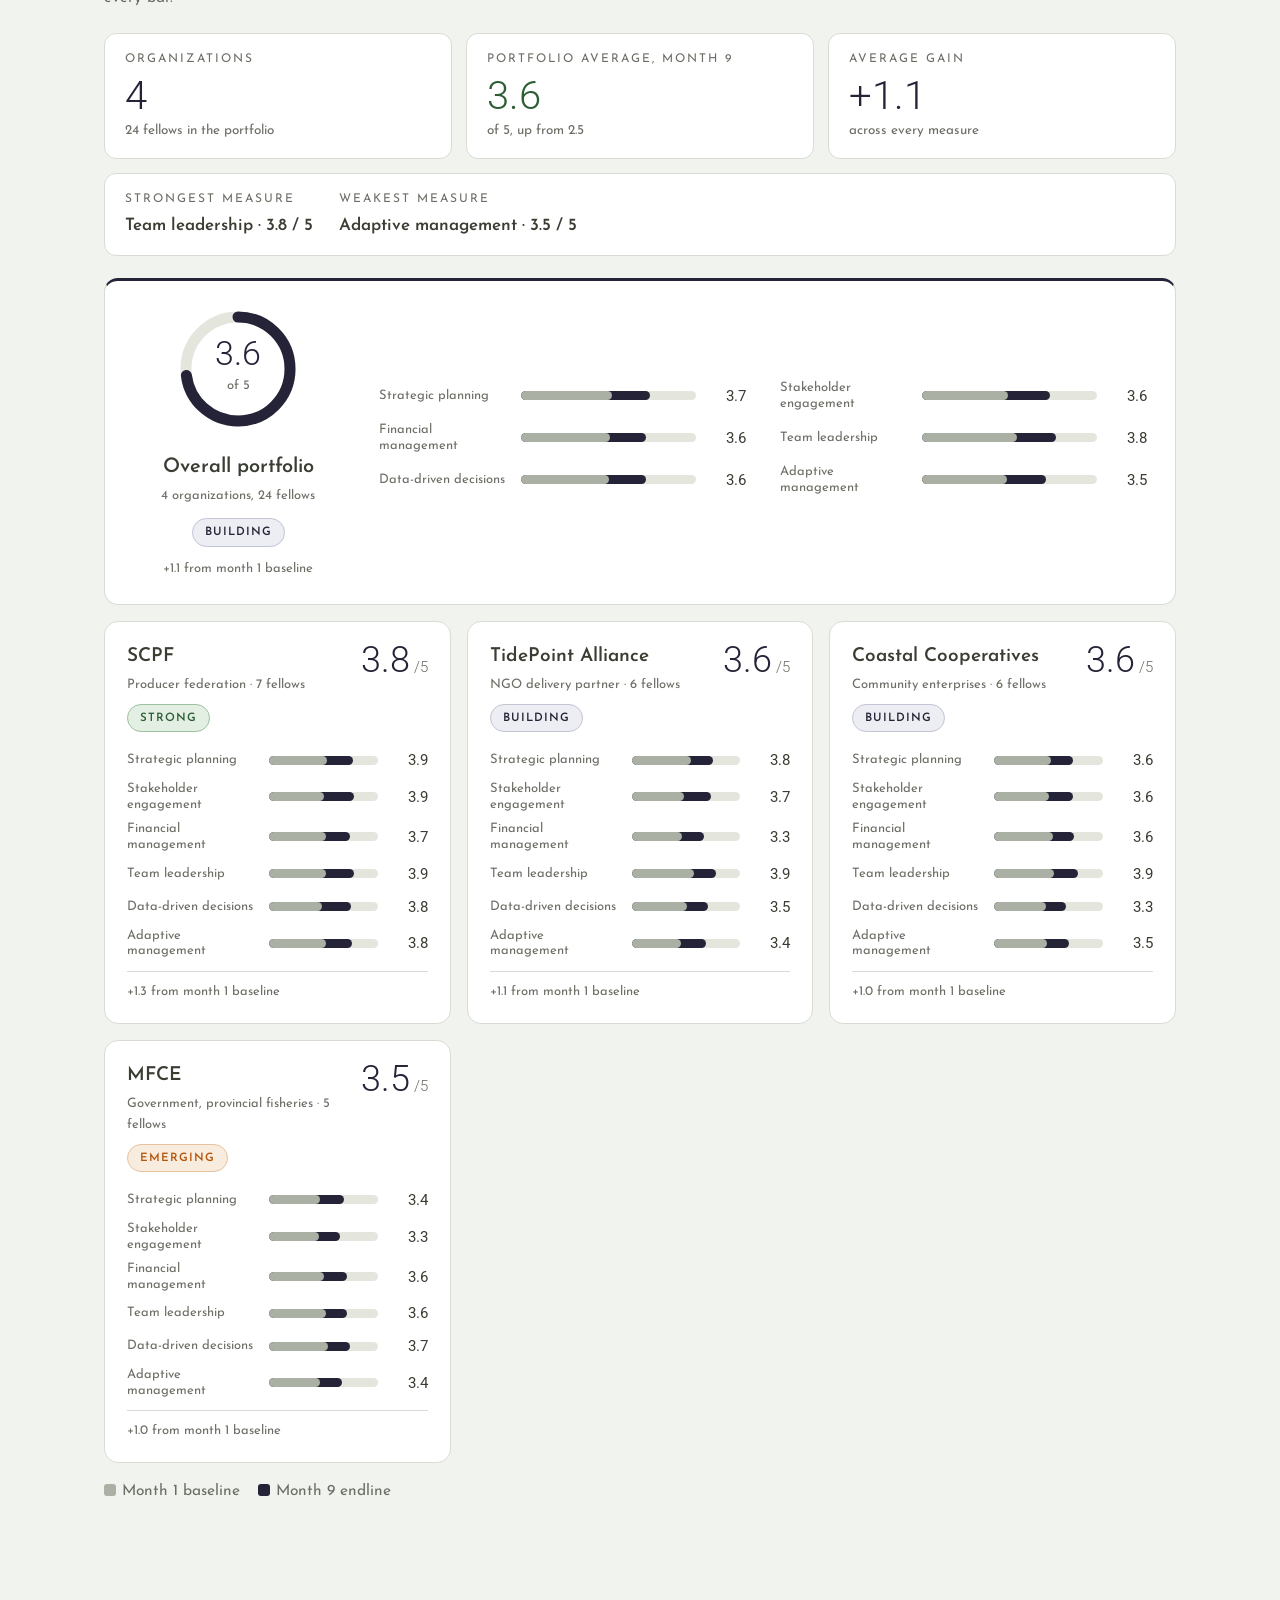
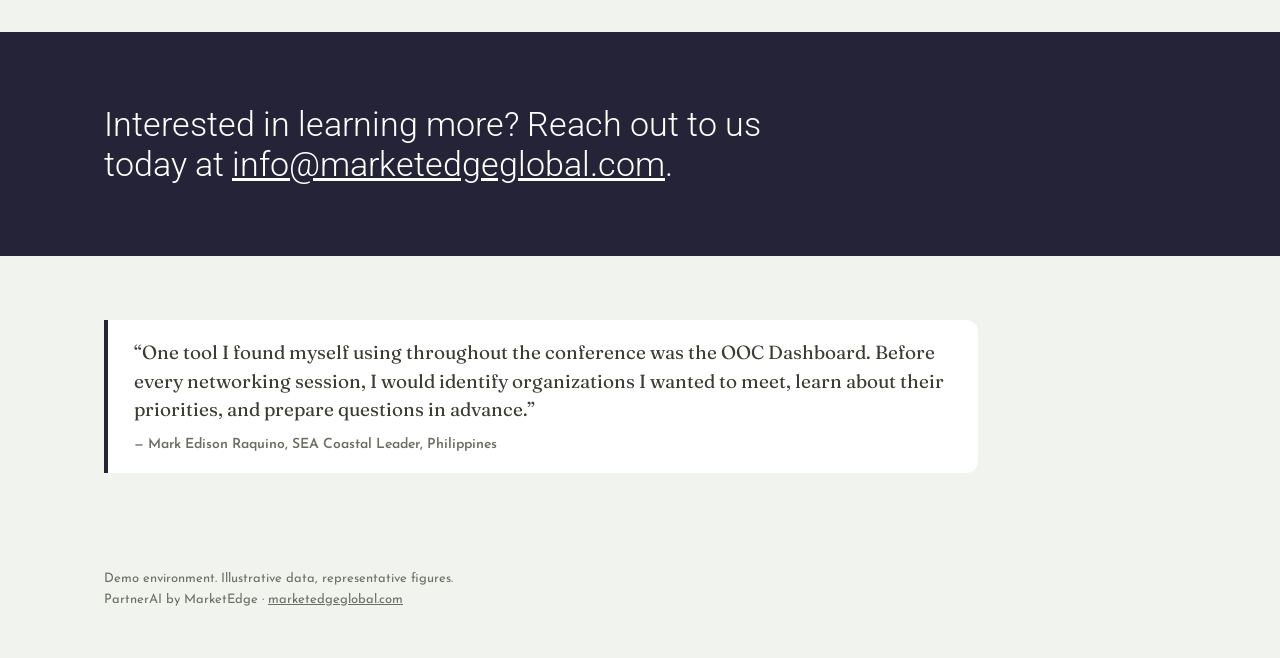
<file: solmara/leaders/index.html>
<!DOCTYPE html>
<html lang="en">
<head>
<meta charset="utf-8">
<meta name="viewport" content="width=device-width, initial-scale=1">
<title>Community Leaders Cohort · PartnerAI demo by MarketEdge</title>
<link rel="preconnect" href="https://fonts.googleapis.com">
<link href="https://fonts.googleapis.com/css2?family=Roboto:wght@100;300;400;500&family=Fraunces:ital,opsz,wght@0,9..144,400;1,9..144,400&family=Josefin+Sans:wght@300;400;600&display=swap" rel="stylesheet">
<link rel="stylesheet" href="../../shared/demo.css">
</head>
<body>
<script src="../../shared/banner.js" data-demo="Community Leaders Cohort Dashboard" defer></script>
<script src="../../shared/reveal.js" defer></script>

<div class="demo-head">
  <div class="photo" style="background-image:url('../../shared/img/solmara-coast.jpg');background-position:center 30%"></div>
  <div class="scrim"></div>
  <div class="wrap">
    <div class="eyebrow">Section 2 · Organizational Development · A coastal blue-economy program</div>
    <h1>Teams change institutions. Here is one changing.</h1>
    <p class="lede">Twenty-four leaders from social enterprises and community organizations, four from each coastal province, building the capability to grow their organizations and sustain the impact. PartnerAI runs through all three pillars of MarketEdge's organizational development model: self-led learning, classroom training, and AI agents backed by in-person mentorship from senior practitioners. The dashboard below tracks all of it.</p>
    <p class="posline">An illustrative example, modeled on real MarketEdge work. The people are anonymized and the figures are representative, not a specific client. Section 2 of 3 · <a href="../../">Overview</a> · <a href="../analytics/">Section 1</a> · <a href="../partnerships/">Section 3</a></p>
  </div>
</div>

<section class="beat">
  <div class="wrap">
    <div class="beat-label">00 · Three pillars, one program: AI complements expertise, never replaces it</div>
    <div class="pillars reveal-stagger" id="pillars"></div>
  </div>
</section>

<section class="beat">
  <div class="wrap">
    <div class="beat-label">01 · Six journeys, six focus areas</div>
    <p style="font-size:15.5px;color:var(--olive);max-width:44em;margin-bottom:14px">Six leaders from different organizations, each prioritizing the capability area their organization needed most. Every one completed a baseline and endline assessment, and each left with something running that was not running before.</p>
    <div class="ev-legend" id="pathway-legend"></div>
    <div class="profile-grid reveal-stagger" id="profiles"></div>
    <div class="foot-note">Confidence bars: self-rated baseline (light) to endline (dark), 1 to 5 scale. Figures are illustrative.</div>
  </div>
</section>

<section class="beat">
  <div class="wrap">
    <div class="beat-label">02 · Growth by theme: baseline to endline</div>
    <div class="split">
      <div class="theme-grow reveal" id="theme-grow"></div>
      <div class="stat-tiles reveal-stagger" id="cohort-stats" style="grid-template-columns:1fr"></div>
    </div>
  </div>
</section>

<section class="beat">
  <div class="wrap">
    <div class="beat-label">03 · One journey, month by month: the pillars woven together</div>
    <p style="font-size:15.5px;color:var(--olive);max-width:40em;margin-bottom:24px">Mentorship is not a phase; it runs through everything. Self-led modules set the base, the classroom builds the reflex, agents carry the daily work, and the mentor coaches where the dashboard points. Nadia Kerel's nine months:</p>
    <div class="timeline" id="mentorship"></div>
  </div>
</section>

<section class="beat dark">
  <div class="wrap">
    <div class="beat-label">04 · The Community Leaders Dashboard, powered by PartnerAI</div>
    <p style="font-size:15.5px;color:#c9c7d8;max-width:42em;margin-bottom:26px">Every fellow works from one hub. Pick a task, and the right tool or agent is already there, from diagnostics to personas to proposal support.</p>
    <div class="task-grid reveal-stagger" id="dashboard"></div>
  </div>
</section>

<section class="beat">
  <div class="wrap">
    <div class="beat-label">05 · Portfolio review: capability scorecards, overall and by organization</div>
    <p style="font-size:15.5px;color:var(--olive);max-width:46em;margin-bottom:22px">A portfolio view of the organizations in the cohort, each scored across the six capability measures at endline. The overall profile first, then organization by organization, with the month-1 baseline behind every bar.</p>
    <div class="score-summary" id="score-summary"></div>
    <div class="score-row" id="score-row"></div>
    <div id="overall" class="reveal"></div>
    <div class="pscore-grid reveal-stagger" id="rollup"></div>
    <div class="legend" style="margin-top:16px"><span><span class="k" style="background:var(--olive-soft)"></span>Month 1 baseline</span><span><span class="k" style="background:var(--indigo)"></span>Month 9 endline</span></div>
  </div>
</section>

<div class="cta-band">
  <div class="wrap">
    <h2 style="font-size:clamp(24px,3vw,34px)">Interested in learning more? Reach out to us today at <a href="mailto:info@marketedgeglobal.com?subject=PartnerAI" style="color:#fff">info@marketedgeglobal.com</a>.</h2>
  </div>
</div>

<section class="beat"><div class="wrap"><blockquote style="margin:0;padding:18px 26px;border-left:4px solid var(--indigo);background:#fff;border-radius:0 12px 12px 0;font-family:var(--serif);font-size:19px;color:var(--ink);line-height:1.5;max-width:46em">&ldquo;One tool I found myself using throughout the conference was the OOC Dashboard. Before every networking session, I would identify organizations I wanted to meet, learn about their priorities, and prepare questions in advance.&rdquo;<span style="display:block;margin-top:10px;font-family:var(--sans);font-size:14px;font-weight:600;color:var(--olive)">&mdash; Mark Edison Raquino, SEA Coastal Leader, Philippines</span></blockquote></div></section>
<footer class="demo-foot">
  <div class="wrap">Demo environment. Illustrative data, representative figures.<br>PartnerAI by MarketEdge · <a href="https://www.marketedgeglobal.com">marketedgeglobal.com</a></div>
</footer>

<script>
(function () {
  fetch('../data/solmara-data.json').then(function (r) { return r.json(); }).then(function (data) {
    var L = data.leaders;
    var pathById = {};
    L.pathways.forEach(function (p) { pathById[p.key] = p; });

    document.getElementById('pillars').innerHTML = L.pillars.map(function (p, i) {
      return '<div class="pillar"><div class="num">0' + (i + 1) + '</div><b>' + p.title + '</b><p>' + p.text + '</p></div>';
    }).join('');

    document.getElementById('pathway-legend').innerHTML = L.pathways.map(function (p) {
      return '<span><span class="k" style="background:' + p.color + '"></span>' + p.label + '</span>';
    }).join('');

    document.getElementById('profiles').innerHTML = L.profiles.map(function (f) {
      var p = pathById[f.pathway];
      var initials = f.name.split(' ').map(function (w) { return w[0]; }).join('').toUpperCase();
      var basePct = (f.baseline / 5) * 100;
      var endPct = (f.endline / 5) * 100;
      return '<div class="profile">' +
        '<div class="top"><span class="avatar" style="background:' + p.color + '">' + initials + '</span>' +
        '<span><b>' + f.name + '</b><span>' + f.role + ' · ' + f.province + ' Province</span></span></div>' +
        '<div class="path"><span class="chip-theme" style="background:' + p.color + '">' + p.label + '</span></div>' +
        '<div class="conf"><span class="track"><em style="width:' + endPct + '%"></em><i style="width:' + basePct + '%"></i></span>' +
        '<span class="lbl">' + f.baseline.toFixed(1) + ' &rarr; ' + f.endline.toFixed(1) + '</span></div>' +
        '<div class="headline">' + f.headline + '</div>' +
        '<div class="quote">“' + f.quote + '”</div>' +
        '</div>';
    }).join('');

    document.getElementById('theme-grow').innerHTML = L.themeGrowth.map(function (t) {
      return '<div class="tg-row"><div class="lbl"><span>' + t.theme + '</span><em>' + t.from.toFixed(1) + ' &rarr; ' + t.to.toFixed(1) + '</em></div>' +
        '<div class="track bar-anim"><em style="width:' + (t.from / 5) * 100 + '%;background:var(--olive-soft)"></em>' +
        '<i data-w="' + (t.to / 5) * 100 + '%" style="width:0;background:var(--indigo)"></i></div></div>';
    }).join('') + '<div class="foot-note">Cohort average per theme, 1 to 5 scale, matched cohort of six.</div>';

    document.getElementById('cohort-stats').innerHTML = L.cohortStats.map(function (s) {
      return '<div class="tile"><b>' + s.value + '</b><span><strong style="display:block;color:inherit">' + s.label + '</strong>' + s.detail + '</span></div>';
    }).join('');

    var pillarNames = { 'self-led': 'Self-led learning', classroom: 'Classroom & peer practice', agents: 'AI agents at work', mentorship: 'Mentorship' };
    document.getElementById('mentorship').innerHTML = L.mentorship.entries.map(function (e) {
      return '<div class="tl-entry reveal' + (e.advisor ? ' advisor' : '') + '">' +
        '<div class="m">Month ' + e.month + ' · ' + pillarNames[e.pillar] + (e.advisor ? ' · Human in the loop' : '') + '</div>' +
        '<p>' + e.text + '</p></div>';
    }).join('');

    document.getElementById('dashboard').innerHTML = L.dashboard.map(function (t) {
      return '<div class="task"><span class="n">' + t.n + '</span><b>' + t.title + '</b><p>' + t.text + '</p>' +
        '<div class="pills">' + t.tools.map(function (x) { return '<span class="pill">' + x + '</span>'; }).join('') + '</div></div>';
    }).join('');

    var keys = L.competencies.map(function (c) { return c.key; });
    var lab = {}; L.competencies.forEach(function (c) { lab[c.key] = c.label; });

    function orgOf(role) {
      if (role.indexOf('MFCE') === 0) return { name: 'MFCE', type: 'Government, provincial fisheries' };
      if (role.indexOf('SCPF') === 0) return { name: 'SCPF', type: 'Producer federation' };
      if (role.indexOf('TidePoint') === 0) return { name: 'TidePoint Alliance', type: 'NGO delivery partner' };
      return { name: 'Coastal Cooperatives', type: 'Community enterprises' };
    }

    // aggregate per organization and overall, per measure (baseline m1, endline m9)
    var ORG = {}, overall = {};
    keys.forEach(function (k) { overall[k] = { m1: 0, m9: 0, n: 0 }; });
    L.fellows.forEach(function (fl) {
      var o = orgOf(fl.role);
      var g = (ORG[o.name] = ORG[o.name] || { name: o.name, type: o.type, members: 0, m: {} });
      g.members++;
      keys.forEach(function (k) {
        var c = (g.m[k] = g.m[k] || { m1: 0, m9: 0, n: 0 });
        c.m1 += fl.assessments.month1[k]; c.m9 += fl.assessments.month9[k]; c.n++;
        overall[k].m1 += fl.assessments.month1[k]; overall[k].m9 += fl.assessments.month9[k]; overall[k].n++;
      });
    });

    function measureAvg(m) {
      var a9 = 0, a1 = 0;
      keys.forEach(function (k) { a9 += m[k].m9 / m[k].n; a1 += m[k].m1 / m[k].n; });
      return { avg9: a9 / keys.length, avg1: a1 / keys.length };
    }
    function badge(v) { return v >= 3.75 ? ['strong', 'Strong'] : v >= 3.55 ? ['building', 'Building'] : ['emerging', 'Emerging']; }
    function bars(m) {
      return keys.map(function (k) {
        var m9 = m[k].m9 / m[k].n, m1 = m[k].m1 / m[k].n;
        return '<div class="crit"><span class="cl">' + lab[k] + '</span>' +
          '<span class="cbar"><i class="m9" style="width:' + (m9 / 5 * 100).toFixed(1) + '%"></i><i class="m1" style="width:' + (m1 / 5 * 100).toFixed(1) + '%"></i></span>' +
          '<span class="cv">' + m9.toFixed(1) + '</span></div>';
      }).join('');
    }

    var ranked = keys.map(function (k) { return { k: k, v: overall[k].m9 / overall[k].n }; }).sort(function (a, b) { return b.v - a.v; });
    var best = ranked[0], worst = ranked[ranked.length - 1];
    var ov = measureAvg(overall);
    var orgList = Object.keys(ORG).map(function (name) {
      var g = ORG[name]; var a = measureAvg(g.m);
      return { name: g.name, type: g.type, members: g.members, avg9: a.avg9, avg1: a.avg1, m: g.m };
    }).sort(function (a, b) { return b.avg9 - a.avg9; });

    function scard(l, v, sub, green) {
      return '<div class="sc"><div class="lab">' + l + '</div><div class="val' + (green ? ' green' : '') + '">' + v + '</div><div class="sub">' + sub + '</div></div>';
    }
    document.getElementById('score-summary').innerHTML =
      scard('Organizations', orgList.length, '24 fellows in the portfolio') +
      scard('Portfolio average, month 9', ov.avg9.toFixed(1), 'of 5, up from ' + ov.avg1.toFixed(1), true) +
      scard('Average gain', '+' + (ov.avg9 - ov.avg1).toFixed(1), 'across every measure');
    document.getElementById('score-row').innerHTML =
      '<div class="half"><div class="lab">Strongest measure</div><div class="txt">' + lab[best.k] + ' · ' + best.v.toFixed(1) + ' / 5</div></div>' +
      '<div class="half"><div class="lab">Weakest measure</div><div class="txt">' + lab[worst.k] + ' · ' + worst.v.toFixed(1) + ' / 5</div></div>';

    function ring(score) {
      var r = 52, c = 2 * Math.PI * r, off = c * (1 - Math.min(score, 5) / 5);
      return '<svg width="128" height="128" viewBox="0 0 128 128" aria-hidden="true">' +
        '<circle cx="64" cy="64" r="' + r + '" fill="none" stroke="#e4e6de" stroke-width="11"/>' +
        '<circle cx="64" cy="64" r="' + r + '" fill="none" stroke="#242337" stroke-width="11" stroke-linecap="round" stroke-dasharray="' + c.toFixed(1) + '" stroke-dashoffset="' + off.toFixed(1) + '" transform="rotate(-90 64 64)"/>' +
        '<text x="64" y="60" text-anchor="middle" font-family="Roboto,system-ui,sans-serif" font-weight="300" font-size="34" fill="#242337">' + score.toFixed(1) + '</text>' +
        '<text x="64" y="84" text-anchor="middle" font-family="Josefin Sans,system-ui,sans-serif" font-size="13" fill="#6a6e64">of 5</text></svg>';
    }
    var ob = badge(ov.avg9);
    document.getElementById('overall').innerHTML =
      '<div class="overall"><div class="ov-inner">' +
        '<div class="ov-left">' + ring(ov.avg9) +
          '<div class="pn">Overall portfolio</div><div class="sub">' + orgList.length + ' organizations, 24 fellows</div>' +
          '<span class="badge ' + ob[0] + '">' + ob[1] + '</span>' +
          '<div class="gain">+' + (ov.avg9 - ov.avg1).toFixed(1) + ' from month 1 baseline</div></div>' +
        '<div class="ov-bars">' + bars(overall) + '</div>' +
      '</div></div>';

    document.getElementById('rollup').innerHTML = orgList.map(function (o) {
      var b = badge(o.avg9);
      return '<div class="pscore">' +
        '<div class="ph"><div><div class="pn">' + o.name + '</div>' +
        '<div class="osub">' + o.type + ' · ' + o.members + ' fellows</div>' +
        '<span class="badge ' + b[0] + '">' + b[1] + '</span></div>' +
        '<div class="big">' + o.avg9.toFixed(1) + '<small> /5</small></div></div>' +
        bars(o.m) +
        '<div class="foot">+' + (o.avg9 - o.avg1).toFixed(1) + ' from month 1 baseline</div>' +
        '</div>';
    }).join('');
  });
})();
</script>
</body>
</html>
</file>
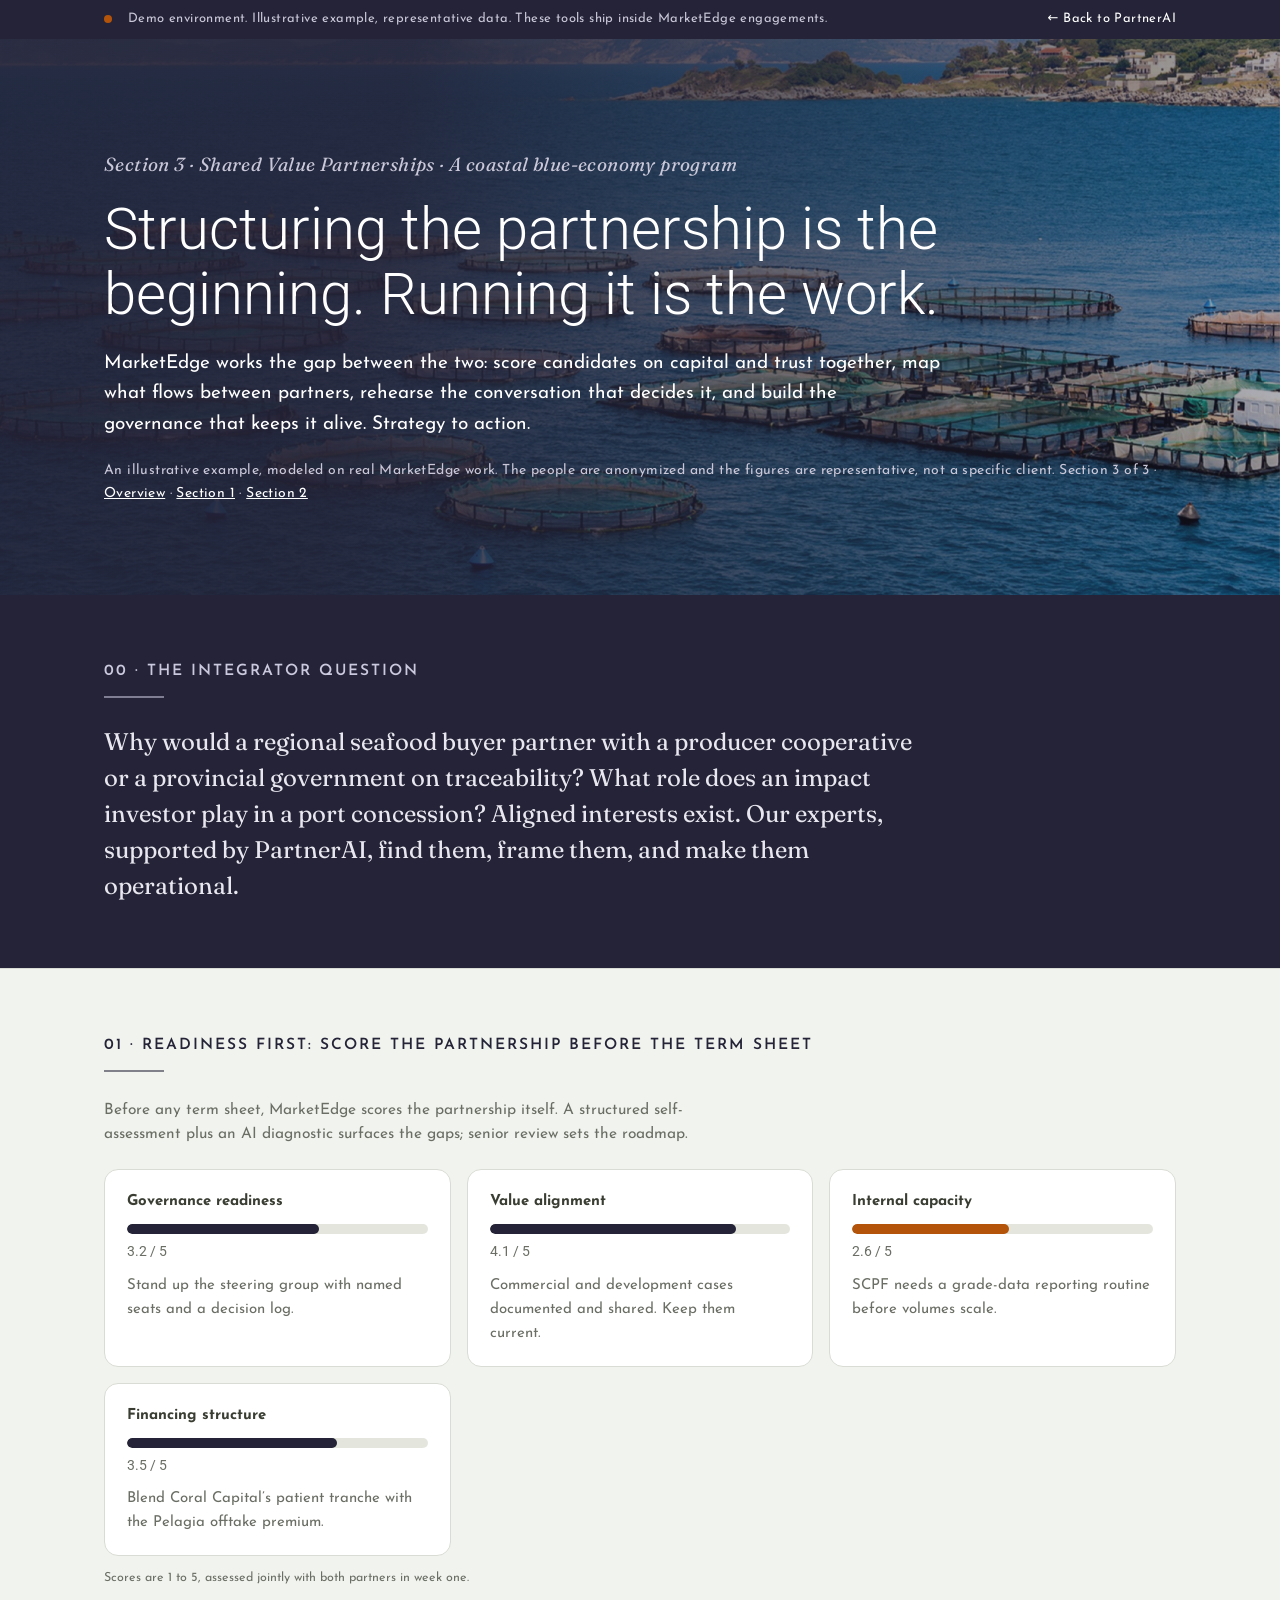
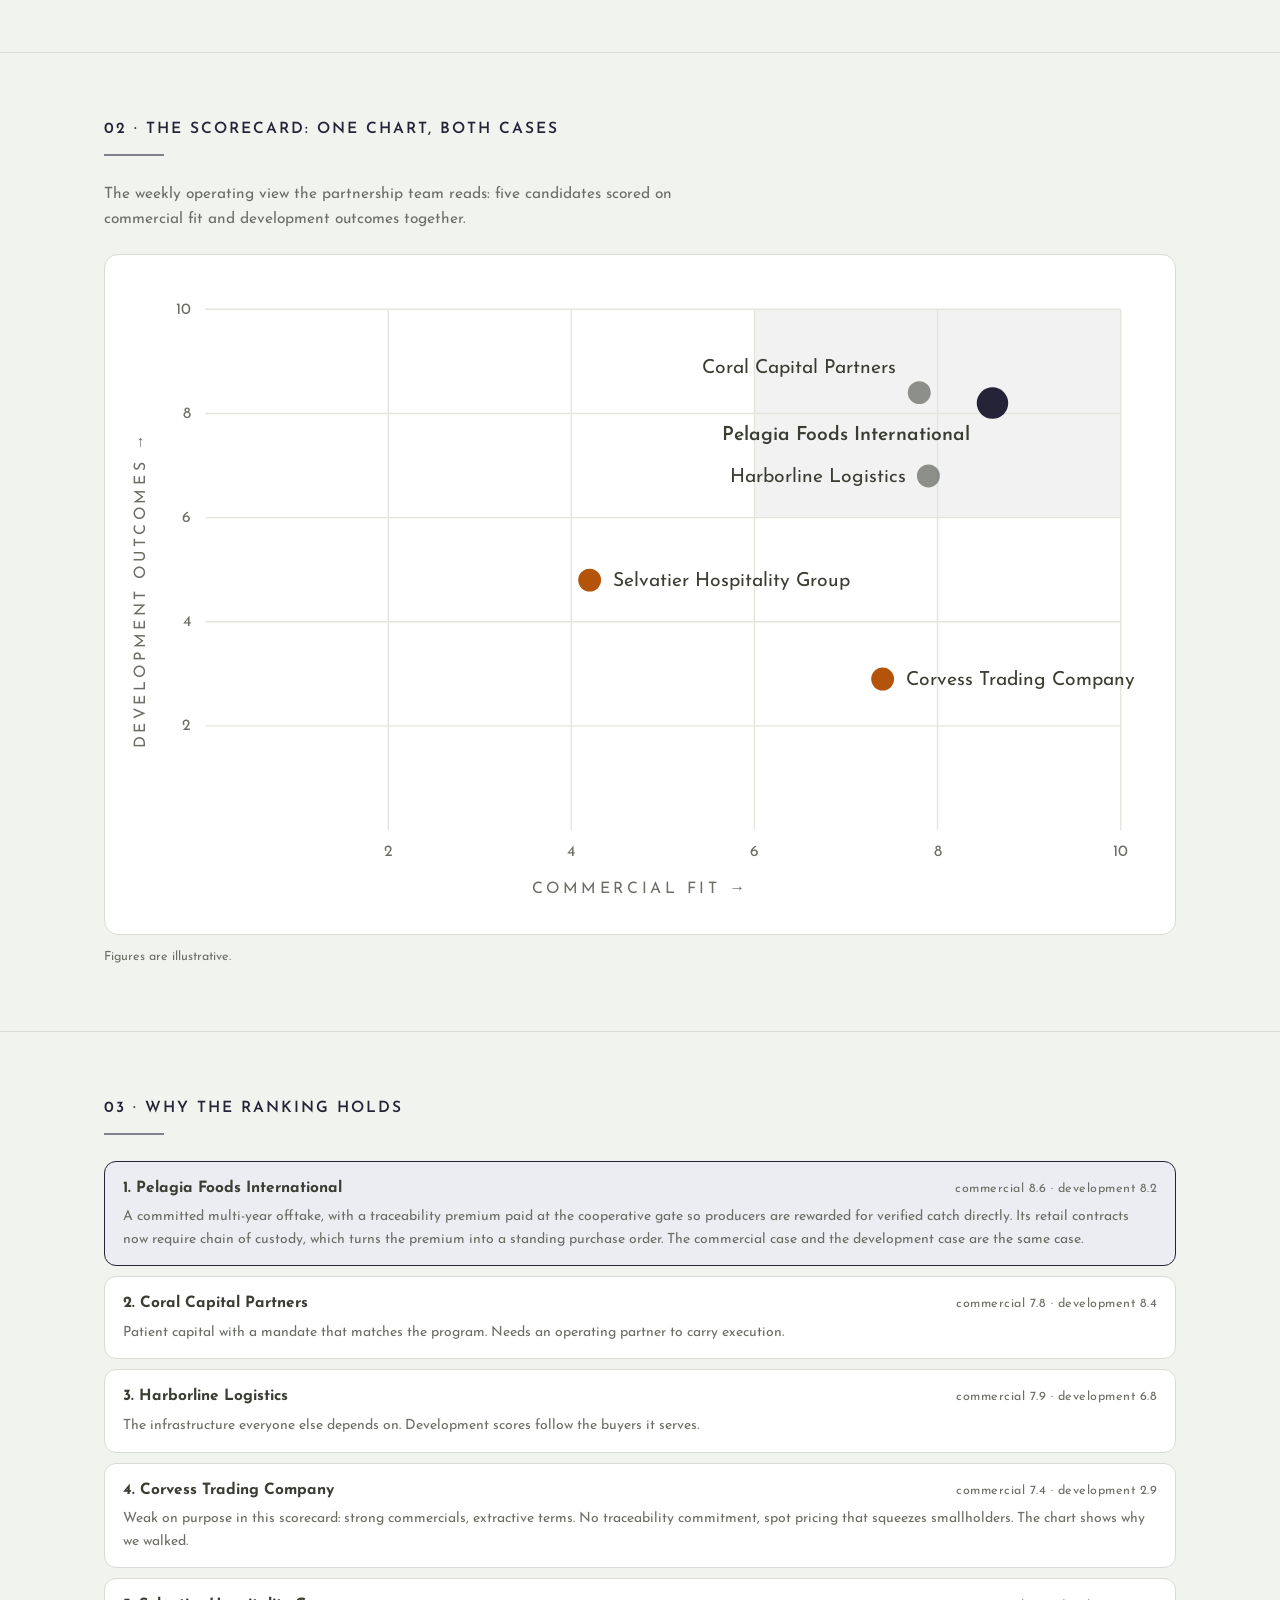
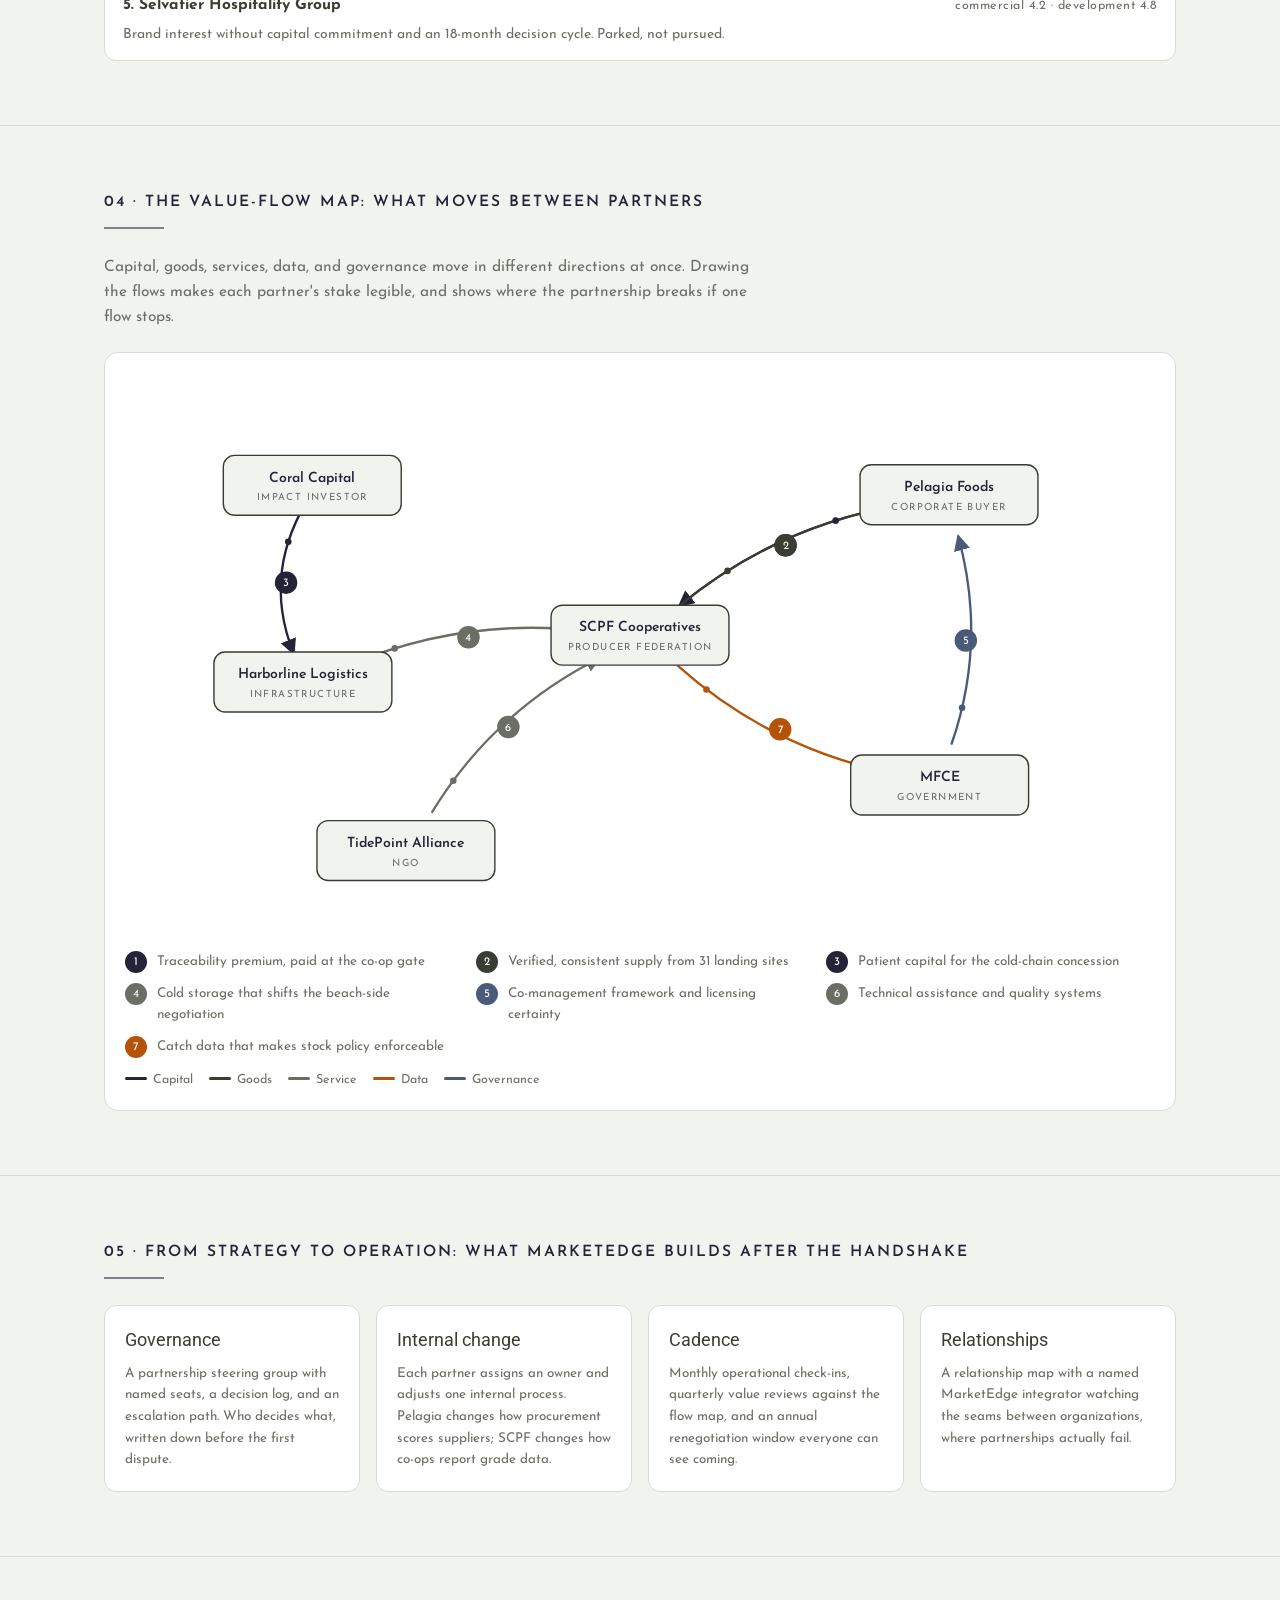
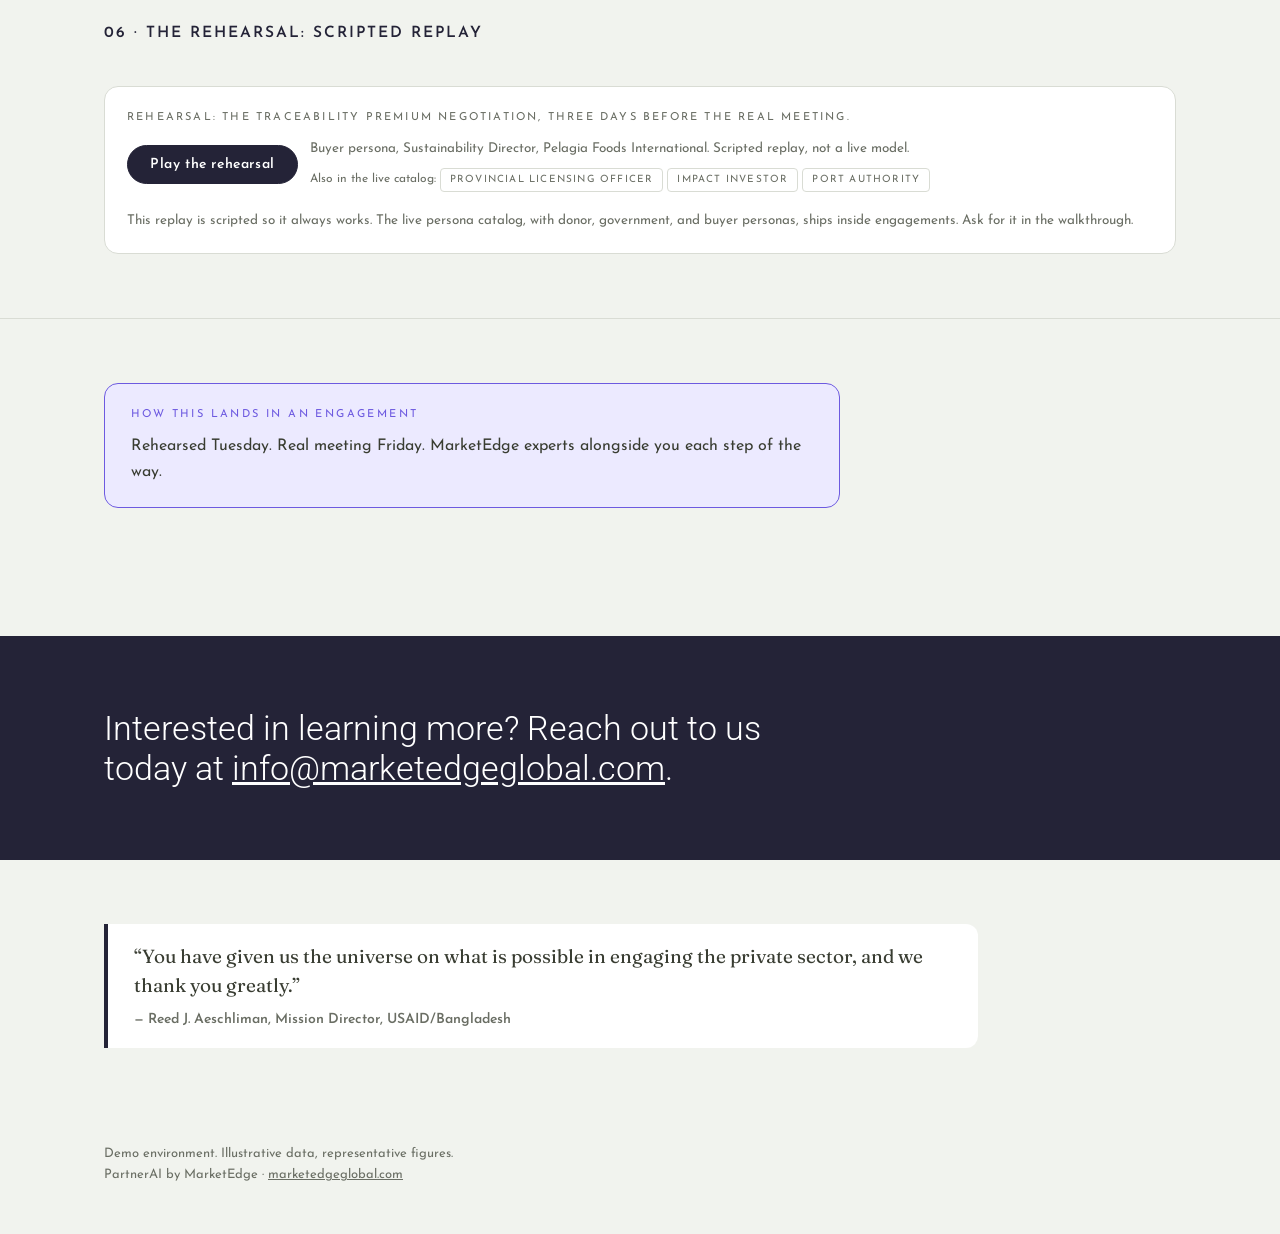
<file: solmara/partnerships/index.html>
<!DOCTYPE html>
<html lang="en">
<head>
<meta charset="utf-8">
<meta name="viewport" content="width=device-width, initial-scale=1">
<title>Partnership Structuring Suite · PartnerAI demo by MarketEdge</title>
<link rel="preconnect" href="https://fonts.googleapis.com">
<link href="https://fonts.googleapis.com/css2?family=Roboto:wght@100;300;400;500&family=Fraunces:ital,opsz,wght@0,9..144,400;1,9..144,400&family=Josefin+Sans:wght@300;400;600&display=swap" rel="stylesheet">
<link rel="stylesheet" href="../../shared/demo.css">
</head>
<body>
<script src="../../shared/banner.js" data-demo="Partnership Structuring Suite" defer></script>
<script src="../../shared/reveal.js" defer></script>

<div class="demo-head">
  <div class="photo" style="background-image:url('../../shared/img/solmara-coast.jpg');background-position:center 45%"></div>
  <div class="scrim"></div>
  <div class="wrap">
    <div class="eyebrow">Section 3 · Shared Value Partnerships · A coastal blue-economy program</div>
    <h1>Structuring the partnership is the beginning. Running it is the work.</h1>
    <p class="lede">MarketEdge works the gap between the two: score candidates on capital and trust together, map what flows between partners, rehearse the conversation that decides it, and build the governance that keeps it alive. Strategy to action.</p>
    <p class="posline">An illustrative example, modeled on real MarketEdge work. The people are anonymized and the figures are representative, not a specific client. Section 3 of 3 · <a href="../../">Overview</a> · <a href="../analytics/">Section 1</a> · <a href="../leaders/">Section 2</a></p>
  </div>
</div>

<section class="beat dark">
  <div class="wrap">
    <div class="beat-label">00 · The integrator question</div>
    <p class="serif-pull reveal">Why would a regional seafood buyer partner with a producer cooperative or a provincial government on traceability? What role does an impact investor play in a port concession? Aligned interests exist. Our experts, supported by PartnerAI, find them, frame them, and make them operational.</p>
  </div>
</section>

<section class="beat">
  <div class="wrap">
    <div class="beat-label">01 · Readiness first: score the partnership before the term sheet</div>
    <p style="font-size:15.5px;color:var(--olive);max-width:42em;margin-bottom:22px" id="ready-intro"></p>
    <div class="ready-grid reveal-stagger" id="ready-grid"></div>
    <div class="foot-note" id="ready-note"></div>
  </div>
</section>

<section class="beat">
  <div class="wrap">
    <div class="beat-label">02 · The scorecard: one chart, both cases</div>
    <p style="font-size:15.5px;color:var(--olive);max-width:42em;margin-bottom:22px">The weekly operating view the partnership team reads: five candidates scored on commercial fit and development outcomes together.</p>
    <div class="scatter-wrap reveal" id="scatter"></div>
    <div class="foot-note">Figures are illustrative.</div>
  </div>
</section>

<section class="beat">
  <div class="wrap">
    <div class="beat-label">03 · Why the ranking holds</div>
    <div class="partner-list reveal-stagger" id="partner-list"></div>
  </div>
</section>

<section class="beat">
  <div class="wrap">
    <div class="beat-label">04 · The value-flow map: what moves between partners</div>
    <p style="font-size:15.5px;color:var(--olive);max-width:42em;margin-bottom:22px">Capital, goods, services, data, and governance move in different directions at once. Drawing the flows makes each partner's stake legible, and shows where the partnership breaks if one flow stops.</p>
    <div class="flow-wrap reveal" id="flow-diagram"></div>
  </div>
</section>

<section class="beat">
  <div class="wrap">
    <div class="beat-label">05 · From strategy to operation: what MarketEdge builds after the handshake</div>
    <div class="ops-grid reveal-stagger" id="ops-grid"></div>
  </div>
</section>

<section class="beat">
  <div class="wrap">
    <div class="beat-label">06 · The rehearsal: scripted replay</div>
    <div class="panel">
      <div class="tag" id="scenario"></div>
      <div class="replay-controls" style="margin-top:12px">
        <button class="btn solid" id="play">Play the rehearsal</button>
        <span style="font-size:13.5px;color:var(--olive)" id="persona-line"></span>
      </div>
      <p style="font-size:13.5px;color:var(--olive);margin-top:4px">This replay is scripted so it always works. The live persona catalog, with donor, government, and buyer personas, ships inside engagements. Ask for it in the walkthrough.</p>
      <div class="chat" id="chat" aria-live="polite"></div>
      <div class="violet-card" id="coach-card" style="margin-top:22px;display:none">
        <div class="who">MarketEdge coach note · Human in the loop</div>
        <p id="coach-note"></p>
      </div>
    </div>
  </div>
</section>

<section class="beat">
  <div class="wrap">
    <div class="violet-card reveal">
      <div class="who">How this lands in an engagement</div>
      <p id="violet-moment"></p>
    </div>
  </div>
</section>

<div class="cta-band">
  <div class="wrap">
    <h2 style="font-size:clamp(24px,3vw,34px)">Interested in learning more? Reach out to us today at <a href="mailto:info@marketedgeglobal.com?subject=PartnerAI" style="color:#fff">info@marketedgeglobal.com</a>.</h2>
  </div>
</div>

<section class="beat"><div class="wrap"><blockquote style="margin:0;padding:18px 26px;border-left:4px solid var(--indigo);background:#fff;border-radius:0 12px 12px 0;font-family:var(--serif);font-size:19px;color:var(--ink);line-height:1.5;max-width:46em">&ldquo;You have given us the universe on what is possible in engaging the private sector, and we thank you greatly.&rdquo;<span style="display:block;margin-top:10px;font-family:var(--sans);font-size:14px;font-weight:600;color:var(--olive)">&mdash; Reed J. Aeschliman, Mission Director, USAID/Bangladesh</span></blockquote></div></section>
<footer class="demo-foot">
  <div class="wrap">Demo environment. Illustrative data, representative figures.<br>PartnerAI by MarketEdge · <a href="https://www.marketedgeglobal.com">marketedgeglobal.com</a></div>
</footer>

<script>
(function () {
  var reduced = window.matchMedia('(prefers-reduced-motion: reduce)').matches;
  var NS = 'http://www.w3.org/2000/svg';
  var TYPE_COLORS = { capital: '#242337', goods: '#393d32', service: '#6a6e64', data: '#b4540a', governance: '#4a5a78' };

  function scatterSVG(partners) {
    var W = 720, H = 440, pad = { l: 56, r: 24, t: 24, b: 52 };
    function x(v) { return pad.l + (v / 10) * (W - pad.l - pad.r); }
    function y(v) { return H - pad.b - (v / 10) * (H - pad.t - pad.b); }
    var s = '<svg xmlns="' + NS + '" viewBox="0 0 ' + W + ' ' + H + '" style="width:100%;height:auto" role="img" aria-label="Partner fit scorecard">';
    s += '<rect x="' + x(6) + '" y="' + y(10) + '" width="' + (x(10) - x(6)) + '" height="' + (y(6) - y(10)) + '" fill="rgba(36,35,55,.06)"/>';
    [2, 4, 6, 8, 10].forEach(function (v) {
      s += '<line x1="' + x(v) + '" y1="' + y(0) + '" x2="' + x(v) + '" y2="' + y(10) + '" stroke="#e4e6de"/>';
      s += '<line x1="' + x(0) + '" y1="' + y(v) + '" x2="' + x(10) + '" y2="' + y(v) + '" stroke="#e4e6de"/>';
      s += '<text x="' + x(v) + '" y="' + (H - pad.b + 18) + '" text-anchor="middle" font-size="11" font-family="Josefin Sans,sans-serif" fill="#6a6e64">' + v + '</text>';
      s += '<text x="' + (pad.l - 10) + '" y="' + (y(v) + 3) + '" text-anchor="end" font-size="11" font-family="Josefin Sans,sans-serif" fill="#6a6e64">' + v + '</text>';
    });
    s += '<text x="' + (W / 2) + '" y="' + (H - 8) + '" text-anchor="middle" font-size="11" font-family="Josefin Sans,sans-serif" fill="#6a6e64" letter-spacing="2.5">COMMERCIAL FIT &#8594;</text>';
    s += '<text x="14" y="' + (H / 2) + '" text-anchor="middle" font-size="11" font-family="Josefin Sans,sans-serif" fill="#6a6e64" letter-spacing="2.5" transform="rotate(-90 14 ' + (H / 2) + ')">DEVELOPMENT OUTCOMES &#8594;</text>';
    partners.forEach(function (p) {
      var cx = x(p.commercial), cy = y(p.development);
      var lead = p.rank === 1;
      var anchor = p.commercial > 7.5 ? 'end' : 'start';
      var dx = p.commercial > 7.5 ? -16 : 16;
      var dy = p.rank === 1 ? 26 : (p.rank === 2 ? -14 : 4);
      var delay = (partners.length - p.rank + 1) * 90; // rank 1 lands last
      s += '<circle cx="' + cx + '" cy="' + cy + '" r="' + (lead ? 11 : 8) + '" fill="' + (lead ? '#242337' : (p.rank <= 3 ? 'rgba(57,61,50,.55)' : '#b4540a')) + '" style="transition-delay:' + delay + 'ms"/>';
      s += '<text class="plabel" x="' + (cx + dx) + '" y="' + (cy + dy) + '" text-anchor="' + anchor + '" font-size="13.5" font-weight="' + (lead ? '600' : '400') + '" font-family="Josefin Sans,sans-serif" fill="#393d32">' + p.name + '</text>';
    });
    return s + '</svg>';
  }

  function flowSVG(vf) {
    var W = 1100, H = 590;
    var pos = {
      scpf: [550, 280], pelagia: [880, 130], coral: [200, 120],
      harborline: [190, 330], mfce: [870, 440], tidepoint: [300, 510],
    };
    var NW = 190, NH = 64;
    var s = '<svg xmlns="' + NS + '" viewBox="0 0 ' + W + ' ' + H + '" style="width:100%;height:auto" role="img" aria-label="Partnership value flows">';
    Object.keys(TYPE_COLORS).forEach(function (t) {
      s += '<defs><marker id="arr-' + t + '" viewBox="0 0 10 10" refX="9" refY="5" markerWidth="7" markerHeight="7" orient="auto-start-reverse">' +
        '<path d="M 0 0 L 10 5 L 0 10 z" fill="' + TYPE_COLORS[t] + '"/></marker></defs>';
    });
    var paths = '';
    var dots = '';
    vf.flows.forEach(function (fl, i) {
      var a = pos[fl.from], b = pos[fl.to];
      var mx = (a[0] + b[0]) / 2, my = (a[1] + b[1]) / 2;
      var dx = b[0] - a[0], dy = b[1] - a[1];
      var len = Math.sqrt(dx * dx + dy * dy) || 1;
      var off = (i % 2 === 0 ? 46 : -46);
      var cx = mx + (-dy / len) * off, cy = my + (dx / len) * off;
      // shorten ends so arrows meet node edges
      var t0 = 0.14, t1 = 0.86;
      function q(t) {
        var x = (1 - t) * (1 - t) * a[0] + 2 * (1 - t) * t * cx + t * t * b[0];
        var y = (1 - t) * (1 - t) * a[1] + 2 * (1 - t) * t * cy + t * t * b[1];
        return [x, y];
      }
      var p0 = q(t0), p1 = q(t1), pm = q(0.5);
      paths += '<path class="flow" d="M ' + p0[0] + ' ' + p0[1] + ' Q ' + cx + ' ' + cy + ' ' + p1[0] + ' ' + p1[1] + '" fill="none" stroke="' + TYPE_COLORS[fl.type] + '" stroke-width="2.5" marker-end="url(#arr-' + fl.type + ')"/>';
      dots += '<circle cx="' + pm[0] + '" cy="' + pm[1] + '" r="12" fill="' + TYPE_COLORS[fl.type] + '"/>' +
        '<text x="' + pm[0] + '" y="' + (pm[1] + 4) + '" text-anchor="middle" font-size="12" font-family="Josefin Sans,sans-serif" fill="#fff">' + (i + 1) + '</text>';
    });
    s += paths;
    vf.nodes.forEach(function (n) {
      var p = pos[n.id];
      s += '<rect x="' + (p[0] - NW / 2) + '" y="' + (p[1] - NH / 2) + '" width="' + NW + '" height="' + NH + '" rx="12" fill="#f1f3ee" stroke="#393d32" stroke-width="1.5"/>';
      s += '<text x="' + p[0] + '" y="' + (p[1] - 4) + '" text-anchor="middle" font-size="15" font-weight="600" font-family="Josefin Sans,sans-serif" fill="#242337">' + n.label + '</text>';
      s += '<text x="' + p[0] + '" y="' + (p[1] + 16) + '" text-anchor="middle" font-size="10.5" letter-spacing="1.5" font-family="Josefin Sans,sans-serif" fill="#6a6e64">' + n.type.toUpperCase() + '</text>';
    });
    s += dots + '</svg>';
    return s;
  }

  fetch('../data/solmara-data.json').then(function (r) { return r.json(); }).then(function (data) {
    var partners = data.partnerships.partners;
    var script = data.partnerships.personaScript;
    var vf = data.partnerships.valueFlows;

    // Beat 01: partnership readiness
    var ready = data.partnerships.readiness;
    document.getElementById('ready-intro').textContent = ready.intro;
    document.getElementById('ready-grid').innerHTML = ready.dimensions.map(function (d) {
      var pct = (d.score / 5) * 100;
      return '<div class="ready"><b>' + d.label + '</b>' +
        '<div class="track bar-anim"><i data-w="' + pct + '%" style="width:0" class="' + (d.score < 3 ? 'low' : '') + '"></i></div>' +
        '<span class="score">' + d.score.toFixed(1) + ' / 5</span>' +
        '<p>' + d.action + '</p></div>';
    }).join('');
    document.getElementById('ready-note').textContent = ready.note;

    document.getElementById('scatter').innerHTML = scatterSVG(partners);

    document.getElementById('partner-list').innerHTML = partners.map(function (p) {
      return '<div class="partner-row' + (p.rank === 1 ? ' lead' : '') + '">' +
        '<div class="top"><b>' + p.rank + '. ' + p.name + '</b>' +
        '<span class="nums">commercial ' + p.commercial.toFixed(1) + ' · development ' + p.development.toFixed(1) + '</span></div>' +
        '<p>' + p.reason + '</p></div>';
    }).join('');

    var flowWrap = document.getElementById('flow-diagram');
    flowWrap.innerHTML = flowSVG(vf) +
      '<div class="flow-list">' + vf.flows.map(function (fl, i) {
        return '<div class="fl"><span class="n" style="background:' + TYPE_COLORS[fl.type] + '">' + (i + 1) + '</span><span>' + fl.label + '</span></div>';
      }).join('') + '</div>' +
      '<div class="flow-key">' + Object.keys(TYPE_COLORS).map(function (t) {
        return '<span><span class="k" style="background:' + TYPE_COLORS[t] + '"></span>' + t.charAt(0).toUpperCase() + t.slice(1) + '</span>';
      }).join('') + '</div>';
    // set up draw-on-reveal, plus a traveling dot per flow
    flowWrap.querySelectorAll('path.flow').forEach(function (p, i) {
      var len = p.getTotalLength();
      p.style.strokeDasharray = len;
      p.style.strokeDashoffset = reduced ? 0 : len;
      if (!reduced) {
        var dot = document.createElementNS(NS, 'circle');
        dot.setAttribute('r', '3.5');
        dot.setAttribute('fill', p.getAttribute('stroke'));
        var motion = document.createElementNS(NS, 'animateMotion');
        motion.setAttribute('dur', (7 + i * 0.9) + 's');
        motion.setAttribute('repeatCount', 'indefinite');
        motion.setAttribute('path', p.getAttribute('d'));
        dot.appendChild(motion);
        p.ownerSVGElement.appendChild(dot);
      }
    });

    document.getElementById('ops-grid').innerHTML = data.partnerships.operationalization.map(function (o) {
      return '<div class="ops"><b>' + o.step + '</b><p>' + o.text + '</p></div>';
    }).join('');

    document.getElementById('scenario').textContent = script.scenario;
    document.getElementById('persona-line').innerHTML = script.persona + ', ' + script.personaRole + '. Scripted replay, not a live model.' +
      '<span style="display:block;margin-top:8px;font-size:12px;color:var(--olive)">Also in the live catalog: ' +
      '<span class="chip-meta">provincial licensing officer</span> <span class="chip-meta">impact investor</span> <span class="chip-meta">port authority</span></span>';
    document.getElementById('violet-moment').textContent = script.violetMoment;
    document.getElementById('coach-note').textContent = script.coachNote;

    var chat = document.getElementById('chat');
    var playBtn = document.getElementById('play');
    var playing = false;
    playBtn.addEventListener('click', function () {
      if (playing) return;
      playing = true;
      playBtn.disabled = true;
      playBtn.textContent = 'Rehearsal running…';
      chat.innerHTML = '';
      document.getElementById('coach-card').style.display = 'none';
      function side(m) { return m.from === 'elena' ? 'elena' : 'client'; }
      function addMsg(m) {
        var div = document.createElement('div');
        div.className = 'msg ' + side(m);
        div.innerHTML = '<span class="who">' + (m.from === 'elena' ? script.persona : (m.name || 'Your negotiator')) + '</span>' + m.text;
        chat.appendChild(div);
        requestAnimationFrame(function () { div.classList.add('shown'); });
      }
      function finish() {
        setTimeout(function () {
          document.getElementById('coach-card').style.display = 'block';
          playBtn.disabled = false;
          playBtn.textContent = 'Play it again';
          playing = false;
        }, reduced ? 0 : 1400);
      }
      if (reduced) {
        script.messages.forEach(addMsg);
        finish();
        return;
      }
      var i = 0;
      (function next() {
        if (i >= script.messages.length) { finish(); return; }
        var m = script.messages[i];
        var typing = document.createElement('div');
        typing.className = 'msg typing shown ' + side(m);
        typing.innerHTML = '<i></i><i></i><i></i>';
        chat.appendChild(typing);
        var typeFor = Math.min(2400, Math.max(900, m.text.length * 28));
        setTimeout(function () {
          typing.remove();
          addMsg(m);
          i += 1;
          setTimeout(next, 700);
        }, typeFor);
      })();
    });
  });
})();
</script>
</body>
</html>
</file>
<file: shared/demo.css>
/* Shared stylesheet for PartnerAI demo pages.
   Brand aligned with marketedgeglobal.com: ink olive, deep indigo, off-white,
   Roboto light display, Fraunces serif accent, Josefin Sans body.
   Violet stays reserved for human-in-the-loop moments. */
:root{
  --ink:#393d32;            /* primary dark, from the main site */
  --indigo:#242337;         /* deep section background */
  --olive:#6a6e64;          /* muted */
  --olive-soft:#aab0a4;
  --offwhite:#f1f3ee;       /* paper */
  --white:#ffffff;
  --line:#d9dcd4;
  --violet:#6d5ae0;         /* human-in-the-loop */
  --violet-soft:#eceaff;
  --amber:#b4540a;          /* flags, weak signals */
  --amber-soft:#f8ecdf;
  --card:#ffffff;
  --radius:14px;
  --sans:'Josefin Sans',system-ui,sans-serif;
  --display:'Roboto',system-ui,sans-serif;
  --serif:'Fraunces',Georgia,serif;
}
*{box-sizing:border-box;margin:0;padding:0}
html{scroll-behavior:smooth}
@media (prefers-reduced-motion: reduce){ html{scroll-behavior:auto} }
body{
  font-family:var(--sans);
  background:var(--offwhite); color:var(--ink);
  line-height:1.6; -webkit-font-smoothing:antialiased;
}
a{color:inherit}
.wrap{max-width:1120px;margin:0 auto;padding:0 24px}
.display{font-family:var(--display);font-weight:300}

/* ---------- scroll reveal (reveal.js adds .in) ---------- */
.reveal{opacity:0;transform:translateY(26px);transition:opacity .7s ease,transform .7s ease}
.reveal.in{opacity:1;transform:none}
.reveal-stagger>*{opacity:0;transform:translateY(22px);transition:opacity .6s ease,transform .6s ease}
.reveal-stagger.in>*{opacity:1;transform:none}
.reveal-stagger.in>*:nth-child(1){transition-delay:.05s}
.reveal-stagger.in>*:nth-child(2){transition-delay:.15s}
.reveal-stagger.in>*:nth-child(3){transition-delay:.25s}
.reveal-stagger.in>*:nth-child(4){transition-delay:.35s}
.reveal-stagger.in>*:nth-child(5){transition-delay:.45s}
.reveal-stagger.in>*:nth-child(6){transition-delay:.55s}
.reveal-stagger.in>*:nth-child(7){transition-delay:.65s}
.reveal-stagger.in>*:nth-child(8){transition-delay:.75s}
.bar-anim i{transition:width 1s ease .2s}
@media (prefers-reduced-motion: reduce){
  .reveal,.reveal-stagger>*{opacity:1;transform:none;transition:none}
  .bar-anim i{transition:none}
}

/* ---------- demo banner (injected by banner.js) ---------- */
.demo-banner{
  position:sticky;top:0;z-index:60;
  background:var(--indigo);color:#c9c7d8;
  font-family:var(--sans);font-size:13px;letter-spacing:.4px;
}
.demo-banner .wrap{display:flex;align-items:center;gap:16px;flex-wrap:wrap;padding-top:9px;padding-bottom:9px}
.demo-banner .dot{width:8px;height:8px;border-radius:50%;background:var(--amber);flex:none}
.demo-banner .txt{flex:1;min-width:220px}
.demo-banner a{color:#fff;text-decoration:none;white-space:nowrap}
.demo-banner a:hover{text-decoration:underline}
.demo-banner .req{border:1px solid #fff;border-radius:999px;padding:5px 14px}
.demo-banner .req:hover{background:#fff;color:var(--indigo);text-decoration:none}

/* ---------- page scaffold ---------- */
.demo-head{position:relative;color:#fff;padding:110px 0 90px;overflow:hidden}
.demo-head .photo{position:absolute;inset:0;background-size:cover;background-position:center}
@media (prefers-reduced-motion: no-preference){
  .hero .photo,.demo-head .photo{animation:kenburns 42s ease-in-out infinite alternate;will-change:transform}
  .demo-head .eyebrow,.demo-head h1,.demo-head .lede,.demo-head .posline,
  .hero .eyebrow,.hero h1,.hero .lede,.hero .posline{
    opacity:0;transform:translateY(18px);animation:heroIn .8s cubic-bezier(.22,1,.36,1) forwards}
  .demo-head h1,.hero h1{animation-delay:.15s}
  .demo-head .lede,.hero .lede{animation-delay:.3s}
  .demo-head .posline,.hero .posline{animation-delay:.45s}
}
@keyframes kenburns{from{transform:scale(1)}to{transform:scale(1.07) translate(-1.5%,1%)}}
@keyframes heroIn{to{opacity:1;transform:none}}
.demo-head .posline{font-size:14px;color:#c9c7d8;margin-top:20px;letter-spacing:.4px}
.demo-head .posline a{color:#fff}
.demo-head .scrim{position:absolute;inset:0;background:linear-gradient(100deg,rgba(36,35,55,.92) 30%,rgba(36,35,55,.55) 75%,rgba(36,35,55,.35))}
.demo-head .wrap{position:relative}
.eyebrow{
  font-family:var(--serif);font-size:19px;color:var(--olive-soft);
  margin-bottom:18px;font-style:italic;letter-spacing:.4px;
}
.demo-head .eyebrow{color:#c9c7d8}
h1{font-family:var(--display);font-weight:300;font-size:clamp(36px,5vw,58px);line-height:1.12;max-width:17em}
h2{font-family:var(--display);font-weight:300;font-size:clamp(27px,3.4vw,40px);line-height:1.18}
.lede{max-width:44em;margin-top:22px;font-size:19px;color:inherit;opacity:.92}
section.beat{padding:64px 0}
section.beat + section.beat{border-top:1px solid var(--line)}
section.beat.dark{background:var(--indigo);color:#e8e7ef;border-top:0}
section.beat.dark .beat-label{color:#cbc9dd}
.beat-label{
  font-family:var(--sans);font-weight:600;font-size:15.5px;letter-spacing:2px;
  text-transform:uppercase;color:var(--indigo);margin-bottom:26px;
}
.beat-label::after{
  content:"";display:block;width:60px;height:2px;background:currentColor;opacity:.55;
  margin-top:12px;transform:scaleX(0);transform-origin:left;transition:transform .7s ease .2s;
}
section.beat:has(.reveal.in) .beat-label::after,
section.beat:has(.reveal-stagger.in) .beat-label::after,
section.beat:has(.in) .beat-label::after{transform:scaleX(1)}
@media (prefers-reduced-motion: reduce){
  .beat-label::after{transform:scaleX(1);transition:none}
}
.foot-note{font-size:12.5px;color:var(--olive);margin-top:12px}
.serif-pull{font-family:var(--serif);font-size:24px;line-height:1.5;max-width:34em}

/* ---------- cards, chips, panels ---------- */
.panel{background:var(--card);border:1px solid var(--line);border-radius:var(--radius);padding:22px}
.tag{
  font-family:var(--sans);font-size:11px;letter-spacing:2.2px;
  color:var(--olive);text-transform:uppercase;
}
.stat-tiles{display:grid;grid-template-columns:repeat(auto-fit,minmax(200px,1fr));gap:16px}
.stat-tiles .tile{background:var(--card);border:1px solid var(--line);border-radius:12px;padding:20px 22px}
.stat-tiles .tile b{font-family:var(--display);font-weight:300;font-size:38px;display:block;line-height:1.1}
.stat-tiles .tile span{font-size:15.5px;color:var(--olive)}
.dark .stat-tiles .tile{background:rgba(255,255,255,.05);border-color:rgba(255,255,255,.14)}
.dark .stat-tiles .tile span{color:#a5a3bd}

/* ---------- violet: human-in-the-loop ---------- */
.violet-card{
  background:var(--violet-soft);border:1.5px solid var(--violet);
  border-radius:var(--radius);padding:22px 26px;max-width:46em;color:var(--ink);
}
.violet-card .who{
  font-size:11px;letter-spacing:2.4px;
  text-transform:uppercase;color:var(--violet);margin-bottom:10px;
}
.violet-card p{font-size:16px}

/* ---------- research stream + findings (chapter 1) ---------- */
.split{display:grid;grid-template-columns:minmax(0,5fr) minmax(0,7fr);gap:26px;align-items:start}
@media (max-width:900px){ .split{grid-template-columns:minmax(0,1fr)} }
.interview-card{
  background:var(--card);border:1px solid var(--line);border-radius:12px;
  padding:16px 20px;margin-bottom:12px;
}
.interview-card .meta{display:flex;justify-content:space-between;gap:10px;font-size:12px;color:var(--olive);letter-spacing:.5px}
.interview-card .meta .lang{border:1px solid var(--line);border-radius:999px;padding:1px 10px}
.interview-card b{display:block;font-size:15px;margin:6px 0 2px}
.interview-card .quote{font-family:var(--serif);font-size:15.5px;line-height:1.55;color:#4a4e44;margin-top:8px}
.finding-card{
  background:var(--card);border:1.5px solid var(--line);border-radius:14px;
  padding:20px 24px;margin-bottom:14px;cursor:pointer;transition:border-color .2s, box-shadow .2s;
}
.finding-card:hover{border-color:var(--ink);box-shadow:0 6px 22px rgba(36,35,55,.08)}
.finding-card.open{border-color:var(--indigo)}
.finding-card .top{display:flex;gap:12px;align-items:baseline;justify-content:space-between;flex-wrap:wrap}
.badge{font-size:10.5px;letter-spacing:1.8px;text-transform:uppercase;border-radius:999px;padding:3px 12px;white-space:nowrap}
.badge.verified{background:#e4efe4;color:#2c5e34;border:1px solid #9dc2a1}
.badge.corroborated{background:#eef0e8;color:var(--ink);border:1px solid var(--olive-soft)}
.badge.emerging{background:var(--amber-soft);color:var(--amber);border:1px solid #e0b98f}
.finding-card .statement{font-size:16.5px;margin-top:10px;line-height:1.55}
.finding-card .hint{font-size:12px;color:var(--olive);margin-top:10px;letter-spacing:.5px}
.trace{
  display:grid;grid-template-rows:0fr;margin-top:0;
  transition:grid-template-rows .4s cubic-bezier(.22,1,.36,1),margin-top .4s;
}
.trace>.trace-inner{min-height:0;overflow:hidden}
.finding-card.open .trace{grid-template-rows:1fr;margin-top:16px}
.finding-card.open .trace>.trace-inner{border-top:1px dashed var(--line);padding-top:16px}
@media (prefers-reduced-motion: reduce){ .trace{transition:none} }
.finding-card .hint::after{content:"›";display:inline-block;margin-left:8px;transition:transform .3s;transform:rotate(0)}
.finding-card.open .hint::after{transform:rotate(90deg)}
.finding-card:focus-visible,.btn:focus-visible{outline:2px solid var(--indigo);outline-offset:3px}
.trace .src{
  border-left:3px solid var(--indigo);padding:10px 16px;margin-bottom:10px;background:var(--offwhite);border-radius:0 10px 10px 0;
}
.trace .src .quote{font-family:var(--serif);font-size:14.5px;color:#4a4e44}
.trace .src .who{font-size:12px;color:var(--olive);margin-top:6px;letter-spacing:.4px}
.flag{
  display:flex;gap:10px;background:var(--amber-soft);border:1px solid #e0b98f;border-radius:10px;
  padding:10px 14px;font-size:15.5px;color:#7c3f0d;margin-top:10px;
}
.flag.translation{background:#eef0e8;border-color:var(--olive-soft);color:var(--ink)}

/* ---------- Jira-style evidence rows (section 1) ---------- */
.ev-row{
  display:flex;align-items:flex-start;gap:12px;background:var(--card);
  border:1px solid var(--line);border-left-width:4px;border-radius:10px;
  padding:12px 16px;margin-bottom:10px;
}
.ev-row .key{font-size:11px;letter-spacing:1px;color:var(--olive);white-space:nowrap;padding-top:3px;width:64px}
.ev-row .mid{flex:1;min-width:0}
.ev-row .mid b{display:block;font-size:16px;font-weight:600}
.ev-row .mid .quote{font-family:var(--serif);font-size:16px;color:#4a4e44;margin-top:4px}
.ev-row .chips{display:flex;flex-direction:column;gap:6px;align-items:flex-end;flex:none}
.chip-theme{
  display:inline-block;font-size:10px;letter-spacing:1.6px;text-transform:uppercase;
  color:#fff;border-radius:4px;padding:3px 9px;white-space:nowrap;
}
.chip-meta{
  display:inline-block;font-size:10px;letter-spacing:1.2px;text-transform:uppercase;
  color:var(--olive);border:1px solid var(--line);border-radius:4px;padding:3px 9px;white-space:nowrap;
}
.ev-legend{display:flex;gap:14px;flex-wrap:wrap;font-size:12px;color:var(--olive);margin:4px 0 14px}
.ev-legend .k{display:inline-block;width:12px;height:12px;border-radius:3px;vertical-align:-2px;margin-right:6px}

/* ---------- analysis view (Ghana pattern) ---------- */
.analysis{display:grid;grid-template-columns:minmax(0,7fr) minmax(0,5fr);gap:22px;align-items:start}
@media (max-width:900px){ .analysis{grid-template-columns:minmax(0,1fr)} }
.analysis .finding-sum{background:var(--card);border:1px solid var(--line);border-radius:14px;padding:20px 24px;margin-bottom:14px}
.analysis .finding-sum .n{font-family:var(--serif);font-size:20px;color:var(--olive-soft);margin-right:8px}
.analysis .finding-sum b{font-size:15.5px}
.analysis .finding-sum p{font-size:16px;color:var(--olive);margin-top:6px}
.numbers-rail{background:var(--indigo);border-radius:14px;padding:22px 24px;color:#e8e7ef}
.numbers-rail h3{font-family:var(--display);font-weight:400;font-size:19px;margin-bottom:14px;color:#fff}
.numbers-rail .num{border-bottom:1px solid rgba(255,255,255,.12);padding:12px 0}
.numbers-rail .num:last-child{border-bottom:0}
.numbers-rail .num b{font-family:var(--display);font-weight:300;font-size:26px;display:block;color:#fff}
.numbers-rail .num span{font-size:13px;color:#c9c7d8;display:block}
.numbers-rail .num i{font-size:11.5px;color:#a5a3bd;font-style:normal;letter-spacing:.4px}
.ask-box{background:var(--card);border:1px solid var(--line);border-radius:14px;padding:22px 24px;margin-top:22px}
.ask-box .sugs{display:flex;gap:10px;flex-wrap:wrap;margin:12px 0}
.ask-box .sug{font-size:12.5px;color:var(--ink);background:#e9ebe3;border:1px solid var(--line);border-radius:999px;padding:6px 14px}
.ask-box .sug.active{background:var(--indigo);color:#fff;border-color:var(--indigo)}
.ask-box .answer{border-left:3px solid var(--indigo);background:var(--offwhite);border-radius:0 10px 10px 0;padding:14px 18px;font-size:14.5px;margin-top:10px}

/* ---------- profile cards (section 2) ---------- */
.profile-grid{display:grid;grid-template-columns:repeat(auto-fit,minmax(300px,1fr));gap:16px}
.profile{background:var(--card);border:1px solid var(--line);border-radius:14px;padding:20px 22px}
.profile .top{display:flex;gap:14px;align-items:center}
.profile .top .avatar{
  width:52px;height:52px;border-radius:50%;flex:none;color:#fff;
  display:flex;align-items:center;justify-content:center;
  font-family:var(--display);font-weight:500;font-size:17px;line-height:1;
}
.profile .top b{display:block;font-size:16px}
.profile .top span{font-size:12.5px;color:var(--olive);display:block}
.profile .path{margin:12px 0 10px}
.profile .conf{display:flex;align-items:center;gap:10px;margin:10px 0 4px}
.profile .conf .track{flex:1;height:8px;background:#e4e6de;border-radius:4px;position:relative;overflow:hidden}
.profile .conf .track i{position:absolute;left:0;top:0;bottom:0;background:var(--olive-soft);border-radius:4px}
.profile .conf .track em{position:absolute;left:0;top:0;bottom:0;background:var(--indigo);border-radius:4px;font-style:normal}
.profile .conf .lbl{font-size:12.5px;color:var(--olive);white-space:nowrap;font-family:var(--display)}
.profile .headline{font-size:15.5px;font-weight:600;margin-top:8px}
.profile .quote{font-family:var(--serif);font-size:15.5px;color:#4a4e44;margin-top:6px}

/* ---------- theme growth bars ---------- */
.theme-grow{max-width:46em}
.tg-row{margin-bottom:18px}
.tg-row .lbl{display:flex;justify-content:space-between;font-size:14px;margin-bottom:6px}
.tg-row .lbl em{font-style:normal;color:var(--olive);font-family:var(--display)}
.tg-row .track{height:10px;background:#e4e6de;border-radius:5px;position:relative;overflow:hidden}
.tg-row .track i{position:absolute;left:0;top:0;bottom:0;background:var(--olive-soft);border-radius:5px}
.tg-row .track em{position:absolute;left:0;top:0;bottom:0;background:var(--indigo);border-radius:5px}

/* ---------- dashboard task cards (section 2, dark) ---------- */
.task-grid{display:grid;grid-template-columns:repeat(auto-fit,minmax(280px,1fr));gap:16px}
.task{background:rgba(255,255,255,.05);border:1px solid rgba(255,255,255,.14);border-radius:14px;padding:20px 22px;position:relative}
.task .n{
  position:absolute;top:16px;right:16px;width:28px;height:28px;border-radius:50%;
  background:#e8b37e;color:#242337;display:flex;align-items:center;justify-content:center;
  font-family:var(--display);font-size:15px;
}
.task b{display:block;font-size:16px;font-weight:600;color:#fff;margin-bottom:6px;padding-right:36px}
.task p{font-size:15.5px;color:#c9c7d8}
.task .pills{display:flex;gap:8px;flex-wrap:wrap;margin-top:12px}
.task .pill{
  font-size:11.5px;letter-spacing:.6px;color:#fff;background:rgba(109,90,224,.28);
  border:1px solid rgba(255,255,255,.25);border-radius:999px;padding:4px 12px;
}

/* ---------- readiness bars (section 3) ---------- */
.ready-grid{display:grid;grid-template-columns:repeat(auto-fit,minmax(260px,1fr));gap:16px}
.ready{background:var(--card);border:1px solid var(--line);border-radius:14px;padding:20px 22px}
.ready b{display:block;font-size:15px}
.ready .track{height:10px;background:#e4e6de;border-radius:5px;margin:10px 0 6px;overflow:hidden}
.ready .track i{display:block;height:100%;background:var(--indigo);border-radius:5px}
.ready .track i.low{background:var(--amber)}
.ready .score{font-family:var(--display);font-size:14px;color:var(--olive)}
.ready p{font-size:15px;color:var(--olive);margin-top:8px}

/* ---------- pipeline table (chapter 1 closing beat) ---------- */
.pipeline{width:100%;border-collapse:collapse;font-size:14.5px}
.pipeline th{
  font-size:11px;letter-spacing:2px;text-transform:uppercase;color:var(--olive);
  text-align:left;padding:10px 12px;border-bottom:2px solid var(--line);font-weight:400;
}
.pipeline td{padding:13px 12px;border-bottom:1px solid var(--line);background:var(--card)}
.pipeline tr{transition:transform .5s ease}
@media (prefers-reduced-motion: reduce){ .pipeline tr{transition:none} }
@media (prefers-reduced-motion: no-preference){
  .pipeline tr.moved td{animation:rowflash 1s ease}
}
@keyframes rowflash{from{background:#e9ebe3}to{background:var(--card)}}
.pipeline .rank{font-family:var(--display);font-weight:300;font-size:20px;color:var(--ink);width:44px}
.pipeline .score{font-family:var(--display);font-weight:400;font-size:17px;text-align:right;width:80px}
.pipeline .name b{display:block;font-weight:600}
.pipeline .name span{font-size:12.5px;color:var(--olive)}
.pipeline tr.reviewed td{background:var(--violet-soft)}
.stage-pill{
  display:inline-block;font-size:10.5px;letter-spacing:1.6px;text-transform:uppercase;
  border:1px solid var(--line);border-radius:999px;padding:3px 11px;color:var(--olive);white-space:nowrap;
}
.stage-pill.hot{border-color:var(--ink);color:var(--ink);background:#e9ebe3}

/* ---------- weight sliders ---------- */
.weights{display:grid;grid-template-columns:repeat(auto-fit,minmax(180px,1fr));gap:16px}
.weight label{display:flex;justify-content:space-between;font-size:15.5px;font-weight:600;margin-bottom:6px}
.weight label output{color:var(--indigo);font-family:var(--display)}
.weight input[type=range]{width:100%;accent-color:var(--indigo)}
.weights-note{font-size:12.5px;color:var(--olive);margin-top:10px}

/* ---------- signals feed ---------- */
.signals{display:flex;flex-direction:column;gap:10px}
.signal{display:flex;gap:14px;align-items:baseline;background:var(--card);
  border:1px solid var(--line);border-radius:10px;padding:12px 16px;font-size:14.5px}
.signal .d{font-size:12px;color:var(--olive);flex:none;letter-spacing:.5px}
.signal .t{flex:none;width:120px}

/* ---------- radar + rollup (chapter 2) ---------- */
.radar-grid{display:grid;grid-template-columns:repeat(auto-fill,minmax(150px,1fr));gap:14px}
.radar-cell{background:var(--card);border:1px solid var(--line);border-radius:12px;padding:12px;text-align:center}
.radar-cell b{font-size:13.5px;display:block;font-weight:600}
.radar-cell span{font-size:11.5px;color:var(--olive)}
.radar-cell.featured{border-color:var(--indigo);background:#ecedf3}
.legend{display:flex;gap:18px;font-size:15.5px;color:var(--olive);margin-top:10px;flex-wrap:wrap}
.legend .k{display:inline-block;width:12px;height:12px;border-radius:3px;vertical-align:-1px;margin-right:6px}
/* province capability scorecards (value-chain-scorecard style) */
.score-summary{display:grid;grid-template-columns:repeat(auto-fit,minmax(190px,1fr));gap:14px;margin-bottom:14px}
.score-summary .sc{background:var(--card);border:1px solid var(--line);border-radius:12px;padding:16px 20px}
.score-summary .sc .lab{font-family:var(--sans);font-size:12px;letter-spacing:2px;text-transform:uppercase;color:var(--olive)}
.score-summary .sc .val{font-family:var(--display);font-weight:300;font-size:40px;line-height:1.05;color:var(--indigo);margin-top:6px}
.score-summary .sc .val.green{color:#2c5e34}
.score-summary .sc .sub{font-size:13.5px;color:var(--olive);margin-top:3px}
.score-row{background:var(--card);border:1px solid var(--line);border-radius:12px;padding:16px 20px;display:flex;flex-wrap:wrap;gap:26px;margin-bottom:22px}
.score-row .half .lab{font-family:var(--sans);font-size:12px;letter-spacing:2px;text-transform:uppercase;color:var(--olive)}
.score-row .half .txt{font-family:var(--sans);font-weight:600;font-size:17px;color:var(--ink);margin-top:3px}
.pscore-grid{display:grid;grid-template-columns:repeat(auto-fit,minmax(min(100%,340px),1fr));gap:16px}
.pscore{background:var(--card);border:1px solid var(--line);border-radius:14px;padding:20px 22px}
.pscore .ph{display:flex;justify-content:space-between;align-items:flex-start;margin-bottom:16px;gap:12px}
.pscore .pn{font-family:var(--sans);font-weight:600;font-size:19px;color:var(--ink)}
.badge{display:inline-block;font-family:var(--sans);font-size:11.5px;font-weight:600;letter-spacing:1px;text-transform:uppercase;border-radius:999px;padding:4px 12px}
.badge.strong{background:#e4efe4;color:#2c5e34;border:1px solid #9dc2a1}
.badge.building{background:#eceef3;color:var(--indigo);border:1px solid #c3c4d4}
.badge.emerging{background:var(--amber-soft);color:var(--amber);border:1px solid #e6c3a0}
.pscore .badge{margin-top:8px}
.pscore .osub{font-size:13px;color:var(--olive);margin-top:3px}
.pscore .big{font-family:var(--display);font-weight:300;font-size:36px;color:var(--indigo);line-height:1;white-space:nowrap}
.pscore .big small{font-size:15px;color:var(--olive)}
.crit{display:grid;grid-template-columns:132px 1fr 40px;align-items:center;gap:10px;margin-bottom:9px}
.crit .cl{font-size:13px;color:var(--olive);line-height:1.2}
.crit .cbar{height:9px;background:#e4e6de;border-radius:5px;position:relative;overflow:hidden}
.crit .cbar i{position:absolute;top:0;left:0;bottom:0;border-radius:5px}
.crit .cbar i.m9{background:var(--indigo)}
.crit .cbar i.m1{background:var(--olive-soft)}
.crit .cv{font-family:var(--display);font-size:15px;color:var(--ink);text-align:right}
.pscore .foot{font-size:13px;color:var(--olive);margin-top:12px;border-top:1px solid var(--line);padding-top:10px}
/* overall portfolio hero scorecard */
.overall{background:var(--card);border:1px solid var(--line);border-top:3px solid var(--indigo);border-radius:14px;padding:24px 28px;margin-bottom:16px}
.overall .ov-inner{display:grid;grid-template-columns:210px 1fr;gap:36px;align-items:center}
@media (max-width:760px){ .overall .ov-inner{grid-template-columns:1fr;gap:22px;justify-items:center} }
.overall .ov-left{text-align:center}
.overall .ov-left .pn{font-family:var(--sans);font-weight:600;font-size:20px;color:var(--ink);margin-top:8px}
.overall .ov-left .sub{font-size:13px;color:var(--olive);margin-top:3px}
.overall .ov-left .badge{margin-top:12px}
.overall .ov-left .gain{font-size:13px;color:var(--olive);margin-top:12px}
.overall .ov-bars{display:grid;grid-template-columns:1fr 1fr;gap:2px 34px}
@media (max-width:600px){ .overall .ov-bars{grid-template-columns:1fr} }

/* ---------- pillars, mentorship, agents (chapter 2) ---------- */
.pillars{display:grid;grid-template-columns:repeat(auto-fit,minmax(260px,1fr));gap:18px}
.pillar{background:var(--card);border:1px solid var(--line);border-radius:var(--radius);padding:26px}
.pillar .num{font-family:var(--serif);font-size:30px;color:var(--olive-soft)}
.pillar b{display:block;font-family:var(--display);font-weight:400;font-size:21px;margin:8px 0 10px}
.pillar p{font-size:14.5px;color:var(--olive)}
.timeline{position:relative;max-width:46em;padding-left:26px}
.timeline::before{content:"";position:absolute;left:8px;top:6px;bottom:6px;width:2px;background:var(--line)}
.tl-entry{position:relative;padding:0 0 22px 22px}
.tl-entry::before{content:"";position:absolute;left:-24px;top:5px;width:12px;height:12px;border-radius:50%;background:var(--olive-soft);border:2px solid var(--offwhite)}
.tl-entry.advisor::before{background:var(--violet)}
.tl-entry .m{font-size:11.5px;letter-spacing:2px;text-transform:uppercase;color:var(--olive)}
.tl-entry.advisor{background:var(--violet-soft);border:1.5px solid var(--violet);border-radius:12px;padding:14px 16px 14px 22px;margin:4px 0 22px}
.tl-entry.advisor .m{color:var(--violet)}
.tl-entry p{font-size:14.5px;margin-top:4px}
.agent-grid{display:grid;grid-template-columns:repeat(auto-fit,minmax(240px,1fr));gap:16px}
.agent{background:var(--card);border:1px solid var(--line);border-radius:12px;padding:20px}
.agent b{display:block;font-size:16px;font-weight:600;margin:6px 0}
.agent p{font-size:13.5px;color:var(--olive)}
.dark .agent{background:rgba(255,255,255,.05);border-color:rgba(255,255,255,.14)}
.dark .agent b{color:#fff}

/* ---------- scorecard + flows (chapter 3) ---------- */
.scatter-wrap{background:var(--card);border:1px solid var(--line);border-radius:var(--radius);padding:20px}
.partner-list{display:flex;flex-direction:column;gap:10px}
.partner-row{background:var(--card);border:1px solid var(--line);border-radius:12px;padding:14px 18px}
.partner-row.lead{border-color:var(--indigo);background:#ecedf3}
.partner-row .top{display:flex;justify-content:space-between;gap:12px;align-items:baseline;flex-wrap:wrap}
.partner-row .top b{font-size:15.5px}
.partner-row .nums{font-size:12.5px;color:var(--olive);letter-spacing:.5px}
.partner-row p{font-size:14px;color:var(--olive);margin-top:6px}
.flow-wrap{background:var(--card);border:1px solid var(--line);border-radius:var(--radius);padding:20px}
.flow-wrap path.flow{transition:stroke-dashoffset 1.6s ease}
.flow-wrap.in path.flow{stroke-dashoffset:0 !important}
@media (prefers-reduced-motion: reduce){
  .flow-wrap path.flow{transition:none;stroke-dashoffset:0 !important}
}
.flow-list{counter-reset:flow;display:grid;grid-template-columns:repeat(auto-fit,minmax(300px,1fr));gap:10px 22px;margin-top:16px}
.flow-list .fl{display:flex;gap:10px;font-size:13.5px;color:var(--olive);align-items:baseline}
.flow-list .fl .n{
  flex:none;width:22px;height:22px;border-radius:50%;color:#fff;font-size:11.5px;
  display:inline-flex;align-items:center;justify-content:center;
}
.flow-key{display:flex;gap:16px;flex-wrap:wrap;font-size:12.5px;color:var(--olive);margin-top:12px}
.flow-key .k{display:inline-block;width:22px;height:3px;border-radius:2px;vertical-align:3px;margin-right:6px}
.ops-grid{display:grid;grid-template-columns:repeat(auto-fit,minmax(240px,1fr));gap:16px}
.ops{background:var(--card);border:1px solid var(--line);border-radius:12px;padding:20px}
.ops b{display:block;font-family:var(--display);font-weight:400;font-size:18px;margin-bottom:8px}
.ops p{font-size:13.5px;color:var(--olive)}

/* ---------- live capture chip ---------- */
.live-chip{display:flex;flex-wrap:wrap;align-items:center;gap:8px;font-size:12px;letter-spacing:1.5px;text-transform:uppercase;color:var(--olive);margin-bottom:12px}
.live-chip i{width:8px;height:8px;border-radius:50%;background:#2c5e34;flex:none}
@media (prefers-reduced-motion: no-preference){
  .live-chip i{animation:livepulse 2.4s ease infinite}
}
@keyframes livepulse{0%{box-shadow:0 0 0 0 rgba(44,94,52,.4)}70%{box-shadow:0 0 0 9px rgba(44,94,52,0)}100%{box-shadow:0 0 0 0 rgba(44,94,52,0)}}

/* ---------- scatter staged entrance ---------- */
@media (prefers-reduced-motion: no-preference){
  .scatter-wrap circle{transform-box:fill-box;transform-origin:center;transform:scale(0);transition:transform .5s cubic-bezier(.34,1.4,.64,1)}
  .scatter-wrap text.plabel{opacity:0;transition:opacity .4s ease .55s}
  .scatter-wrap.in circle{transform:scale(1)}
  .scatter-wrap.in text.plabel{opacity:1}
}

/* ---------- chat replay ---------- */
.chat{display:flex;flex-direction:column;gap:12px;max-width:44em}
.msg{max-width:75%;padding:12px 16px;border-radius:14px;font-size:15px;
  opacity:0;transform:translateY(8px);transition:opacity .4s ease,transform .4s ease}
.msg.shown{opacity:1;transform:none}
@media (prefers-reduced-motion: reduce){ .msg{transition:none;transform:none} }
.msg.client{align-self:flex-end;background:var(--indigo);color:#fff;border-bottom-right-radius:4px}
.msg.elena{align-self:flex-start;background:var(--card);border:1px solid var(--line);border-bottom-left-radius:4px}
.msg .who{display:block;font-size:10px;letter-spacing:1.6px;text-transform:uppercase;margin-bottom:5px;opacity:.75}
.replay-controls{display:flex;gap:12px;align-items:center;flex-wrap:wrap;margin-bottom:18px}
.replay-controls #persona-line{flex:1 1 260px;min-width:0}
.msg.typing{display:inline-flex;gap:5px;padding:14px 16px}
.msg.typing i{width:6px;height:6px;border-radius:50%;background:var(--olive-soft);animation:tick 1s infinite}
.msg.typing i:nth-child(2){animation-delay:.18s}
.msg.typing i:nth-child(3){animation-delay:.36s}
@keyframes tick{0%,70%{opacity:.3}35%{opacity:1}}
@media (prefers-reduced-motion: reduce){ .msg.typing{display:none} }

/* ---------- buttons + CTA band ---------- */
.btn{
  display:inline-block;text-decoration:none;font-weight:600;font-size:14px;
  letter-spacing:.6px;padding:11px 22px;border-radius:999px;border:1.5px solid var(--ink);
  color:var(--ink);transition:background .2s,color .2s;white-space:nowrap;
  background:transparent;cursor:pointer;font-family:inherit;
}
.btn:hover{background:var(--ink);color:#fff}
@media (prefers-reduced-motion: no-preference){
  .btn{transition:background .2s,color .2s,transform .15s,box-shadow .2s}
  .btn:hover{transform:translateY(-1px);box-shadow:0 6px 18px rgba(36,35,55,.18)}
}
.btn.solid{background:var(--indigo);border-color:var(--indigo);color:#fff}
.btn.solid:hover{background:#333250}
.cta-band{background:var(--indigo);color:#fff;padding:72px 0;margin-top:64px}
.cta-band .eyebrow{color:#a5a3bd}
.cta-band h2{color:#fff;max-width:20em}
.cta-band p{color:#c9c7d8;max-width:40em;margin:14px 0 24px}
.cta-band .btn{border-color:#fff;color:#fff}
.cta-band .btn:hover{background:#fff;color:var(--indigo)}
.cta-band .email{font-size:14px;color:#a5a3bd;margin-top:14px}
.cta-band .email a{color:#fff}

footer.demo-foot{padding:32px 0 48px;font-size:13px;color:var(--olive)}
</file>
